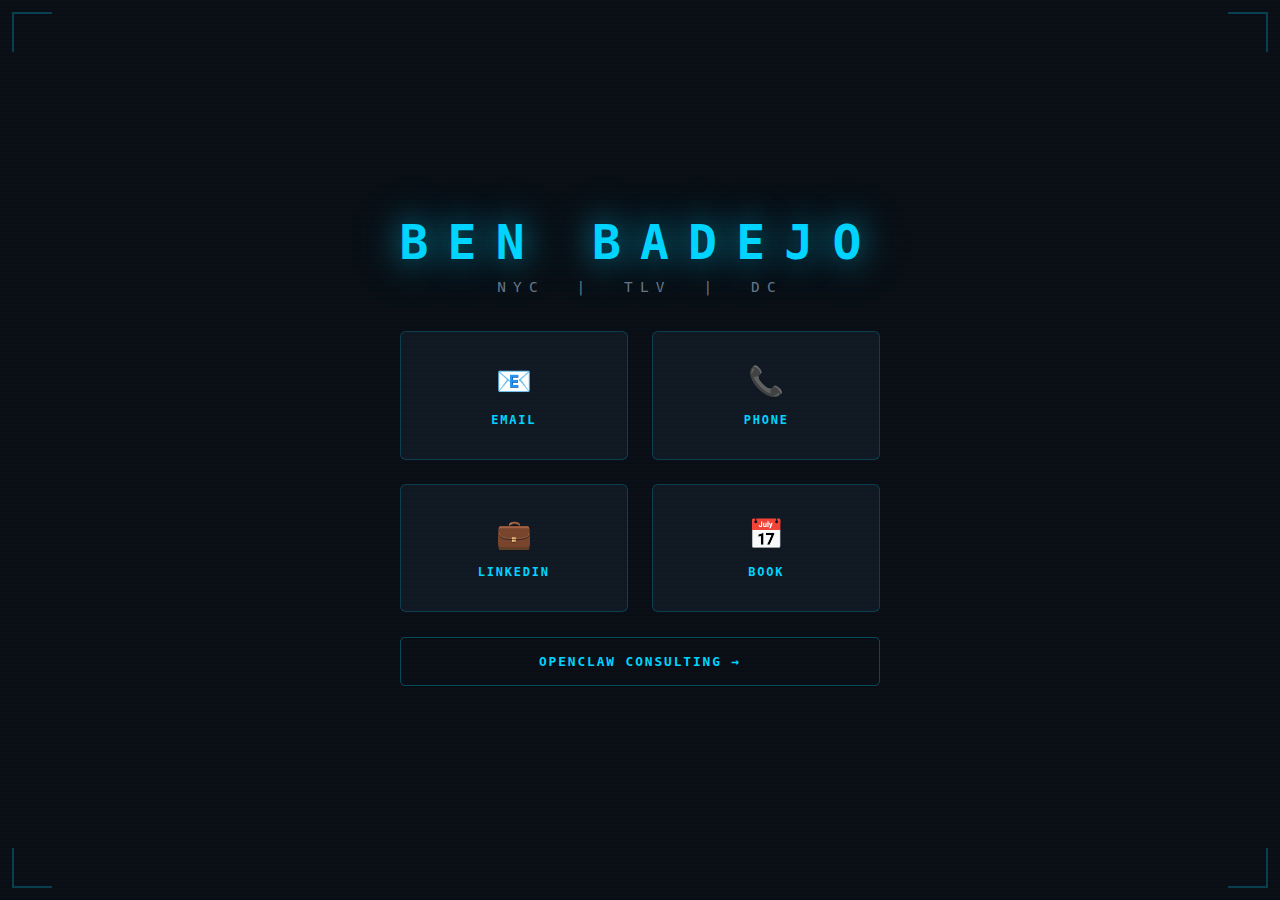
<file: index.html>
<!DOCTYPE html>
<html lang="en">
<head>
<meta charset="UTF-8">
<meta name="viewport" content="width=device-width, initial-scale=1.0">
<title>Ben Badejo</title>
<style>
:root {
  --bg: #0a0e14;
  --bg-card: #111822;
  --cyan: #00d4ff;
  --cyan-dim: rgba(0, 212, 255, 0.08);
  --cyan-glow: rgba(0, 212, 255, 0.6);
  --text: #c8d6e5;
  --text-dim: #667788;
  --font: 'SF Mono', 'Fira Code', 'Cascadia Code', 'Consolas', monospace;
}
*, *::before, *::after { box-sizing: border-box; margin: 0; padding: 0; }
body {
  background: var(--bg);
  color: var(--text);
  font-family: var(--font);
  min-height: 100vh;
  display: flex;
  flex-direction: column;
  align-items: center;
  justify-content: center;
  overflow: hidden;
  position: relative;
}
body::before {
  content: '';
  position: fixed;
  top: 0; left: 0; right: 0; bottom: 0;
  background: repeating-linear-gradient(
    0deg,
    transparent,
    transparent 2px,
    rgba(0, 212, 255, 0.015) 2px,
    rgba(0, 212, 255, 0.015) 4px
  );
  pointer-events: none;
  z-index: 1000;
}
.hud-frame { position: fixed; top: 0; left: 0; right: 0; bottom: 0; pointer-events: none; z-index: 999; }
.corner { position: absolute; width: 40px; height: 40px; border-color: rgba(0,212,255,0.25); border-style: solid; border-width: 0; }
.corner-tl { top: 12px; left: 12px; border-top-width: 2px; border-left-width: 2px; }
.corner-tr { top: 12px; right: 12px; border-top-width: 2px; border-right-width: 2px; }
.corner-bl { bottom: 12px; left: 12px; border-bottom-width: 2px; border-left-width: 2px; }
.corner-br { bottom: 12px; right: 12px; border-bottom-width: 2px; border-right-width: 2px; }
.content { text-align: center; z-index: 1; padding: 2em; }
.logo {
  font-size: 3em;
  font-weight: 700;
  color: var(--cyan);
  letter-spacing: 0.4em;
  text-shadow: 0 0 30px var(--cyan-glow), 0 0 60px rgba(0,212,255,0.3);
  margin-bottom: 0.2em;
}
.subtitle {
  font-size: 0.9em;
  color: var(--text-dim);
  letter-spacing: 0.5em;
  margin-bottom: 2.5em;
}
.grid {
  display: grid;
  grid-template-columns: repeat(2, 1fr);
  gap: 1.5em;
  max-width: 520px;
  width: 100%;
}
.card {
  background: var(--bg-card);
  border: 1px solid rgba(0,212,255,0.2);
  border-radius: 6px;
  padding: 2em 1em;
  text-decoration: none;
  color: var(--text);
  transition: all 0.3s ease;
  position: relative;
  overflow: hidden;
}
.card::before {
  content: '';
  position: absolute;
  top: 0; left: 0; right: 0;
  height: 2px;
  background: var(--cyan);
  opacity: 0;
  transition: opacity 0.3s ease;
}
.card:hover {
  border-color: rgba(0,212,255,0.5);
  box-shadow: 0 0 20px rgba(0,212,255,0.15), 0 0 40px rgba(0,212,255,0.05);
  transform: translateY(-2px);
}
.card:hover::before { opacity: 1; }
.card-icon { font-size: 1.8em; margin-bottom: 0.5em; display: block; }
.card-title {
  font-size: 0.75em;
  font-weight: 700;
  color: var(--cyan);
  letter-spacing: 0.15em;
}
.dash-link {
  display: block;
  width: 100%;
  max-width: 700px;
  margin-top: 2em;
  padding: 16px;
  background: transparent;
  border: 1px solid rgba(0,212,255,0.3);
  color: var(--cyan);
  font-family: var(--font);
  font-size: 0.8em;
  font-weight: 700;
  letter-spacing: 0.15em;
  text-decoration: none;
  text-align: center;
  border-radius: 5px;
  transition: all 0.3s ease;
}
.dash-link:hover {
  border-color: var(--cyan);
  box-shadow: 0 0 20px rgba(0,212,255,0.2), 0 0 40px rgba(0,212,255,0.1);
  transform: translateY(-1px);
  background: var(--cyan-dim);
}
@media (max-width: 600px) {
  .logo { font-size: 2em; }
  .grid { grid-template-columns: repeat(2, 1fr); max-width: 400px; }
}
</style>
</head>
<body>
<div class="hud-frame">
  <div class="corner corner-tl"></div>
  <div class="corner corner-tr"></div>
  <div class="corner corner-bl"></div>
  <div class="corner corner-br"></div>
</div>
<div class="content">
  <div class="logo">BEN BADEJO</div>
  <div class="subtitle">NYC &nbsp;|&nbsp; TLV &nbsp;|&nbsp; DC</div>
  <div class="grid">
    <a href="mailto:ben@benbadejo.com" class="card">
      <span class="card-icon">📧</span>
      <div class="card-title">EMAIL</div>
    </a>
    <a href="tel:+12122037591" class="card">
      <span class="card-icon">📞</span>
      <div class="card-title">PHONE</div>
    </a>
    <a href="https://www.linkedin.com/in/benjaminbadejo" target="_blank" class="card">
      <span class="card-icon">💼</span>
      <div class="card-title">LINKEDIN</div>
    </a>    
    <a href="https://benbadejo.youcanbook.me" target="_blank" class="card">
      <span class="card-icon">📅</span>
      <div class="card-title">BOOK</div>
    </a>
  </div>
  <a href="/openclaw/" class="dash-link">OPENCLAW CONSULTING →</a>
</div>
</body>
</html>
</file>
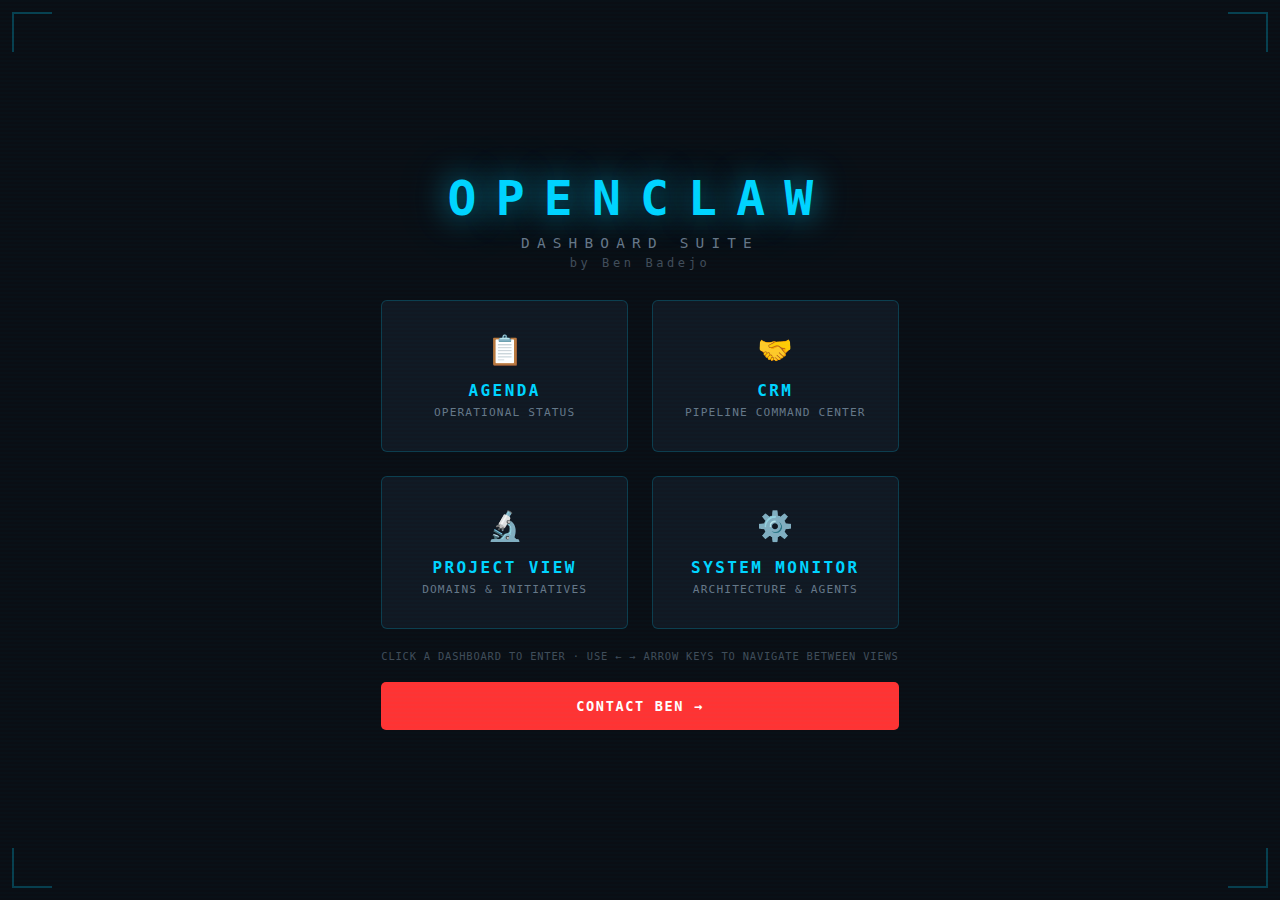
<file: openclaw/index.html>
<!DOCTYPE html>
<html lang="en">
<head>
<meta charset="UTF-8">
<meta name="viewport" content="width=device-width, initial-scale=1.0">
<title>OpenClaw — Dashboard Suite</title>
<style>
:root {
  --bg: #0a0e14;
  --bg-card: #111822;
  --cyan: #00d4ff;
  --cyan-dim: rgba(0, 212, 255, 0.08);
  --cyan-glow: rgba(0, 212, 255, 0.6);
  --text: #c8d6e5;
  --text-dim: #667788;
  --font: 'SF Mono', 'Fira Code', 'Cascadia Code', 'Consolas', monospace;
}
*, *::before, *::after { box-sizing: border-box; margin: 0; padding: 0; }
body {
  background: var(--bg);
  color: var(--text);
  font-family: var(--font);
  min-height: 100vh;
  display: flex;
  flex-direction: column;
  align-items: center;
  justify-content: center;
  overflow: hidden;
  position: relative;
}
/* Scanlines */
body::before {
  content: '';
  position: fixed;
  top: 0; left: 0; right: 0; bottom: 0;
  background: repeating-linear-gradient(
    0deg,
    transparent,
    transparent 2px,
    rgba(0, 212, 255, 0.015) 2px,
    rgba(0, 212, 255, 0.015) 4px
  );
  pointer-events: none;
  z-index: 1000;
}
/* HUD frame corners */
.hud-frame { position: fixed; top: 0; left: 0; right: 0; bottom: 0; pointer-events: none; z-index: 999; }
.corner { position: absolute; width: 40px; height: 40px; border-color: rgba(0,212,255,0.25); border-style: solid; border-width: 0; }
.corner-tl { top: 12px; left: 12px; border-top-width: 2px; border-left-width: 2px; }
.corner-tr { top: 12px; right: 12px; border-top-width: 2px; border-right-width: 2px; }
.corner-bl { bottom: 12px; left: 12px; border-bottom-width: 2px; border-left-width: 2px; }
.corner-br { bottom: 12px; right: 12px; border-bottom-width: 2px; border-right-width: 2px; }

.content { text-align: center; z-index: 1; padding: 2em; }
.logo {
  font-size: 3em;
  font-weight: 700;
  color: var(--cyan);
  letter-spacing: 0.4em;
  text-shadow: 0 0 30px var(--cyan-glow), 0 0 60px rgba(0,212,255,0.3);
  margin-bottom: 0.2em;
}
.subtitle {
  font-size: 0.9em;
  color: var(--text-dim);
  letter-spacing: 0.5em;
  margin-bottom: 0.3em;
}
.byline {
  font-size: 0.75em;
  color: var(--text-dim);
  letter-spacing: 0.3em;
  opacity: 0.6;
  margin-bottom: 2.5em;
}
.grid {
  display: grid;
  grid-template-columns: repeat(2, 1fr);
  gap: 1.5em;
  max-width: 700px;
  width: 100%;
}
.card {
  background: var(--bg-card);
  border: 1px solid rgba(0,212,255,0.2);
  border-radius: 6px;
  padding: 2em 1.5em;
  text-decoration: none;
  color: var(--text);
  transition: all 0.3s ease;
  position: relative;
  overflow: hidden;
}
.card::before {
  content: '';
  position: absolute;
  top: 0; left: 0; right: 0;
  height: 2px;
  background: var(--cyan);
  opacity: 0;
  transition: opacity 0.3s ease;
}
.card:hover {
  border-color: rgba(0,212,255,0.5);
  box-shadow: 0 0 20px rgba(0,212,255,0.15), 0 0 40px rgba(0,212,255,0.05);
  transform: translateY(-2px);
}
.card:hover::before { opacity: 1; }
.card-icon { font-size: 1.8em; margin-bottom: 0.5em; display: block; }
.card-title {
  font-size: 1em;
  font-weight: 700;
  color: var(--cyan);
  letter-spacing: 0.15em;
  margin-bottom: 0.4em;
}
.card-desc {
  font-size: 0.7em;
  color: var(--text-dim);
  letter-spacing: 0.1em;
}
.nav-hint {
  font-size: 0.65em;
  color: var(--text-dim);
  letter-spacing: 0.08em;
  margin-top: 2em;
  opacity: 0.6;
}
.contact-btn {
  display: block;
  width: 100%;
  max-width: 700px;
  margin-top: 1.5em;
  padding: 16px;
  background: #ff3333;
  color: #fff;
  font-family: var(--font);
  font-size: 0.85em;
  font-weight: 700;
  letter-spacing: 0.12em;
  text-decoration: none;
  text-align: center;
  border-radius: 5px;
  transition: all 0.3s ease;
}
.contact-btn:hover {
  background: #ff4444;
  box-shadow: 0 0 20px rgba(255,51,51,0.4), 0 0 40px rgba(255,51,51,0.2);
  transform: translateY(-1px);
}
@media (max-width: 600px) {
  .logo { font-size: 2em; }
  .grid { grid-template-columns: 1fr; max-width: 400px; }
}
</style>
</head>
<body>
<div class="hud-frame">
  <div class="corner corner-tl"></div>
  <div class="corner corner-tr"></div>
  <div class="corner corner-bl"></div>
  <div class="corner corner-br"></div>
</div>
<div class="content">
  <a href="/" style="text-decoration:none;color:var(--cyan)"><div class="logo">OPENCLAW</div></a>
  <div class="subtitle">DASHBOARD SUITE</div>
  <div class="byline">by Ben Badejo</div>
  <div class="grid">
    <a href="agenda/" class="card">
      <span class="card-icon">📋</span>
      <div class="card-title">AGENDA</div>
      <div class="card-desc">OPERATIONAL STATUS</div>
    </a>
    <a href="crm/" class="card">
      <span class="card-icon">🤝</span>
      <div class="card-title">CRM</div>
      <div class="card-desc">PIPELINE COMMAND CENTER</div>
    </a>
    <a href="project-view/" class="card">
      <span class="card-icon">🔬</span>
      <div class="card-title">PROJECT VIEW</div>
      <div class="card-desc">DOMAINS &amp; INITIATIVES</div>
    </a>
    <a href="system-monitor/" class="card">
      <span class="card-icon">⚙️</span>
      <div class="card-title">SYSTEM MONITOR</div>
      <div class="card-desc">ARCHITECTURE &amp; AGENTS</div>
    </a>
  </div>
  <div class="nav-hint">CLICK A DASHBOARD TO ENTER · USE ← → ARROW KEYS TO NAVIGATE BETWEEN VIEWS</div>
  <a href="mailto:ben@benbadejo.com" target="_blank" class="contact-btn">CONTACT BEN →</a>
</div>
<script>
document.addEventListener('keydown', function(e) {
  const cards = ['agenda/', 'crm/', 'project-view/', 'system-monitor/'];
  if (e.key === 'ArrowRight') window.location.href = cards[0];
  if (e.key === 'ArrowLeft') window.location.href = cards[cards.length - 1];
});
</script>
</body>
</html>
</file>
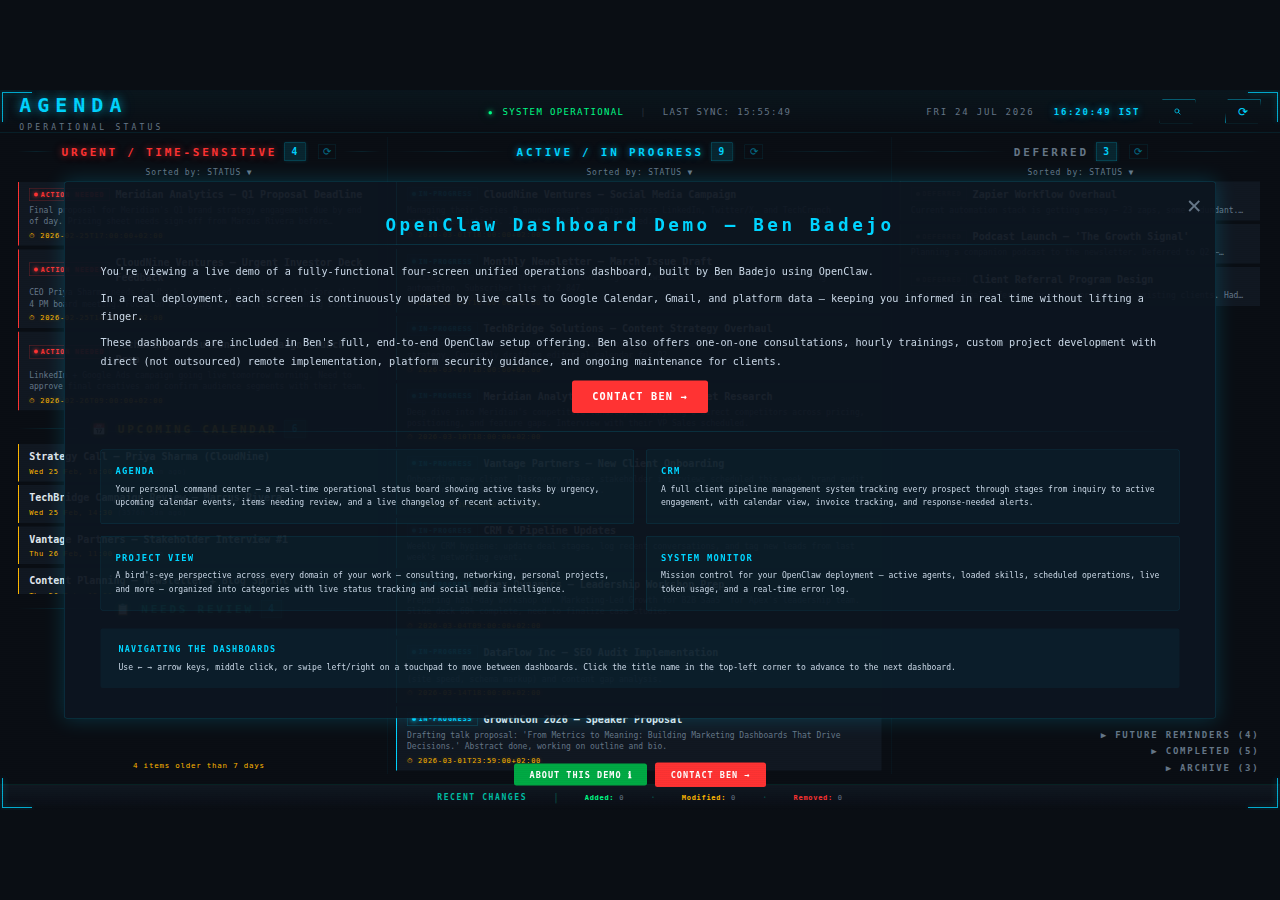
<file: openclaw/agenda/index.html>
<!DOCTYPE html>
<html lang="en">
<head>
<meta charset="UTF-8">
<meta name="viewport" content="width=2560">
<title>Dashboard Demo - Agenda</title>
<link rel="preconnect" href="https://fonts.googleapis.com"><link rel="preconnect" href="https://fonts.gstatic.com" crossorigin><link href="https://fonts.googleapis.com/css2?family=JetBrains+Mono:wght@300;400;500;600;700&display=swap" rel="stylesheet">
<style>
html, body { margin: 0; padding: 0; overflow: hidden; width: 100%; height: 100%; background: #0a0e14; }
iframe { border: none; width: 2560px; height: 1440px; transform-origin: top left; display: block; position: absolute; }
</style>
</head>
<body>
<iframe id="dash" src="dashboard.html"></iframe>
<script>
(function() {
  function fit() {
    var sx = window.innerWidth / 2560;
    var sy = window.innerHeight / 1440;
    var s = Math.min(sx, sy);
    var f = document.getElementById('dash');
    f.style.transform = 'scale(' + s + ')';
    f.style.left = ((window.innerWidth - 2560 * s) / 2) + 'px';
    f.style.top = ((window.innerHeight - 1440 * s) / 2) + 'px';
  }
  fit();
  window.addEventListener('resize', fit);
})();
</script>

</body>
</html>
</file>
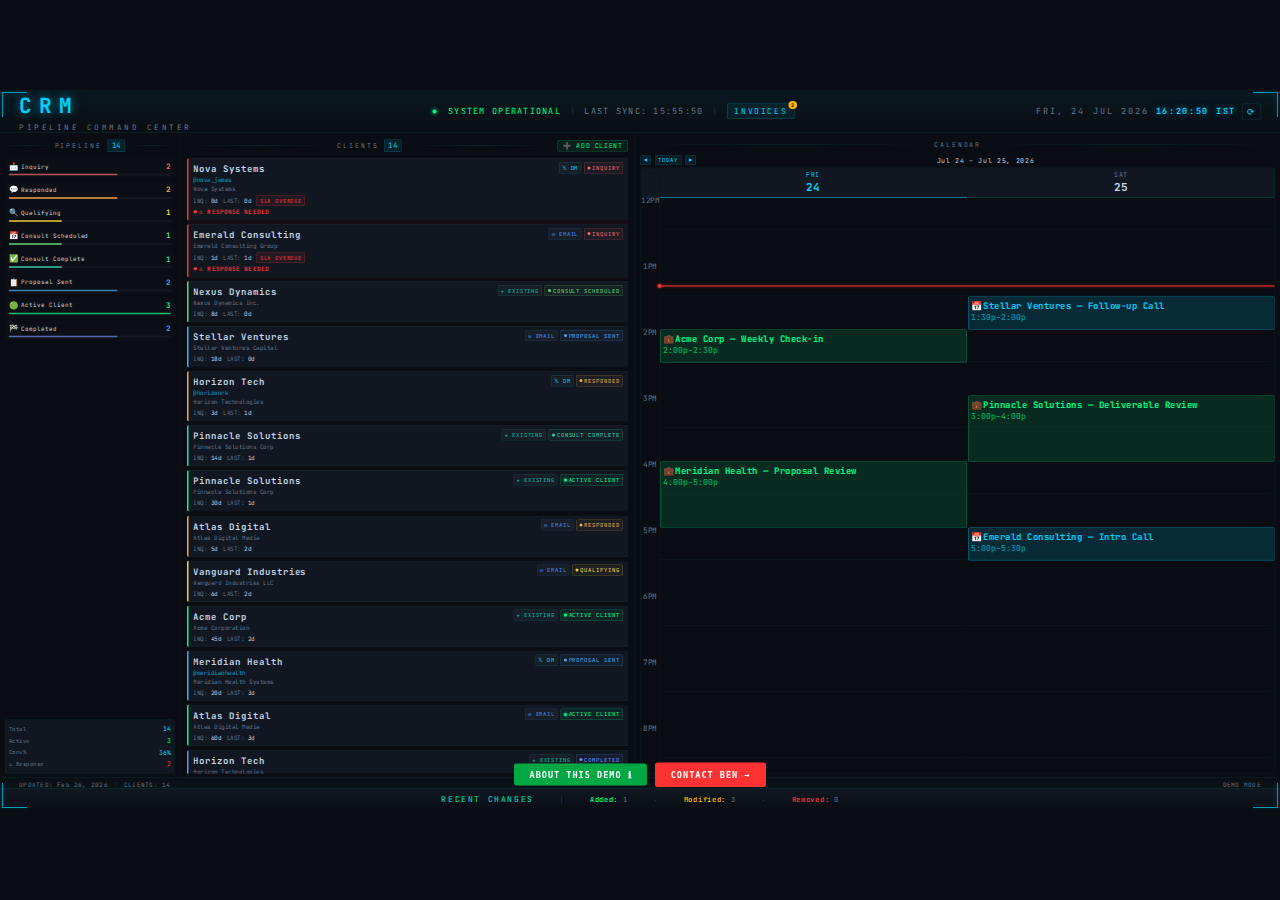
<file: openclaw/crm/index.html>
<!DOCTYPE html>
<html lang="en">
<head>
<meta charset="UTF-8">
<meta name="viewport" content="width=2560">
<title>Dashboard Demo - CRM</title>
<link rel="preconnect" href="https://fonts.googleapis.com"><link rel="preconnect" href="https://fonts.gstatic.com" crossorigin><link href="https://fonts.googleapis.com/css2?family=JetBrains+Mono:wght@300;400;500;600;700&display=swap" rel="stylesheet">
<style>
html, body { margin: 0; padding: 0; overflow: hidden; width: 100%; height: 100%; background: #0a0e14; }
iframe { border: none; width: 2560px; height: 1440px; transform-origin: top left; display: block; position: absolute; }
</style>
</head>
<body>
<iframe id="dash" src="dashboard.html"></iframe>
<script>
(function() {
  function fit() {
    var sx = window.innerWidth / 2560;
    var sy = window.innerHeight / 1440;
    var s = Math.min(sx, sy);
    var f = document.getElementById('dash');
    f.style.transform = 'scale(' + s + ')';
    f.style.left = ((window.innerWidth - 2560 * s) / 2) + 'px';
    f.style.top = ((window.innerHeight - 1440 * s) / 2) + 'px';
  }
  fit();
  window.addEventListener('resize', fit);
})();
</script>

</body>
</html>
</file>
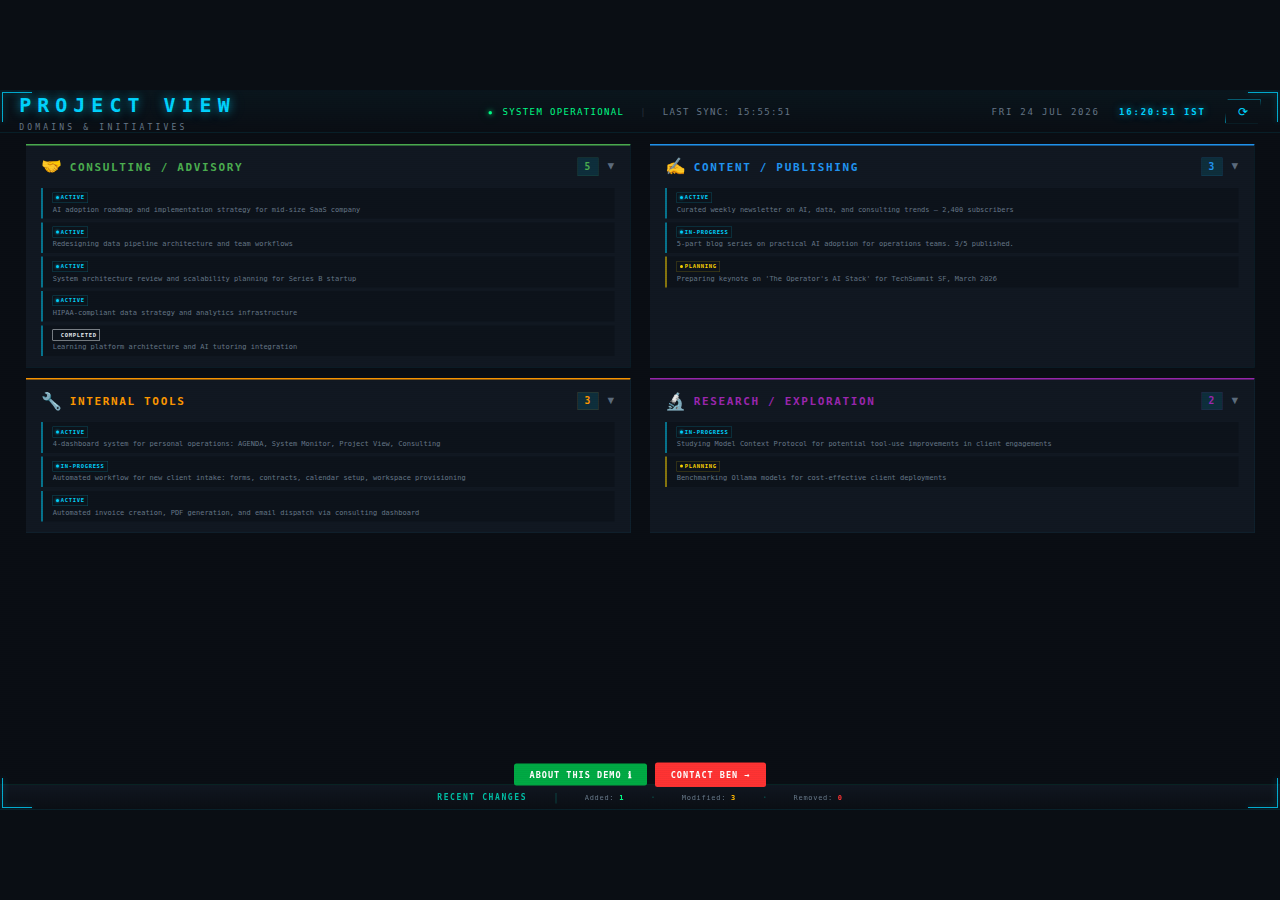
<file: openclaw/project-view/index.html>
<!DOCTYPE html>
<html lang="en">
<head>
<meta charset="UTF-8">
<meta name="viewport" content="width=2560">
<title>Dashboard Demo - Project View</title>
<link rel="preconnect" href="https://fonts.googleapis.com"><link rel="preconnect" href="https://fonts.gstatic.com" crossorigin><link href="https://fonts.googleapis.com/css2?family=JetBrains+Mono:wght@300;400;500;600;700&display=swap" rel="stylesheet">
<style>
html, body { margin: 0; padding: 0; overflow: hidden; width: 100%; height: 100%; background: #0a0e14; }
iframe { border: none; width: 2560px; height: 1440px; transform-origin: top left; display: block; position: absolute; }
</style>
</head>
<body>
<iframe id="dash" src="dashboard.html"></iframe>
<script>
(function() {
  function fit() {
    var sx = window.innerWidth / 2560;
    var sy = window.innerHeight / 1440;
    var s = Math.min(sx, sy);
    var f = document.getElementById('dash');
    f.style.transform = 'scale(' + s + ')';
    f.style.left = ((window.innerWidth - 2560 * s) / 2) + 'px';
    f.style.top = ((window.innerHeight - 1440 * s) / 2) + 'px';
  }
  fit();
  window.addEventListener('resize', fit);
})();
</script>

</body>
</html>
</file>
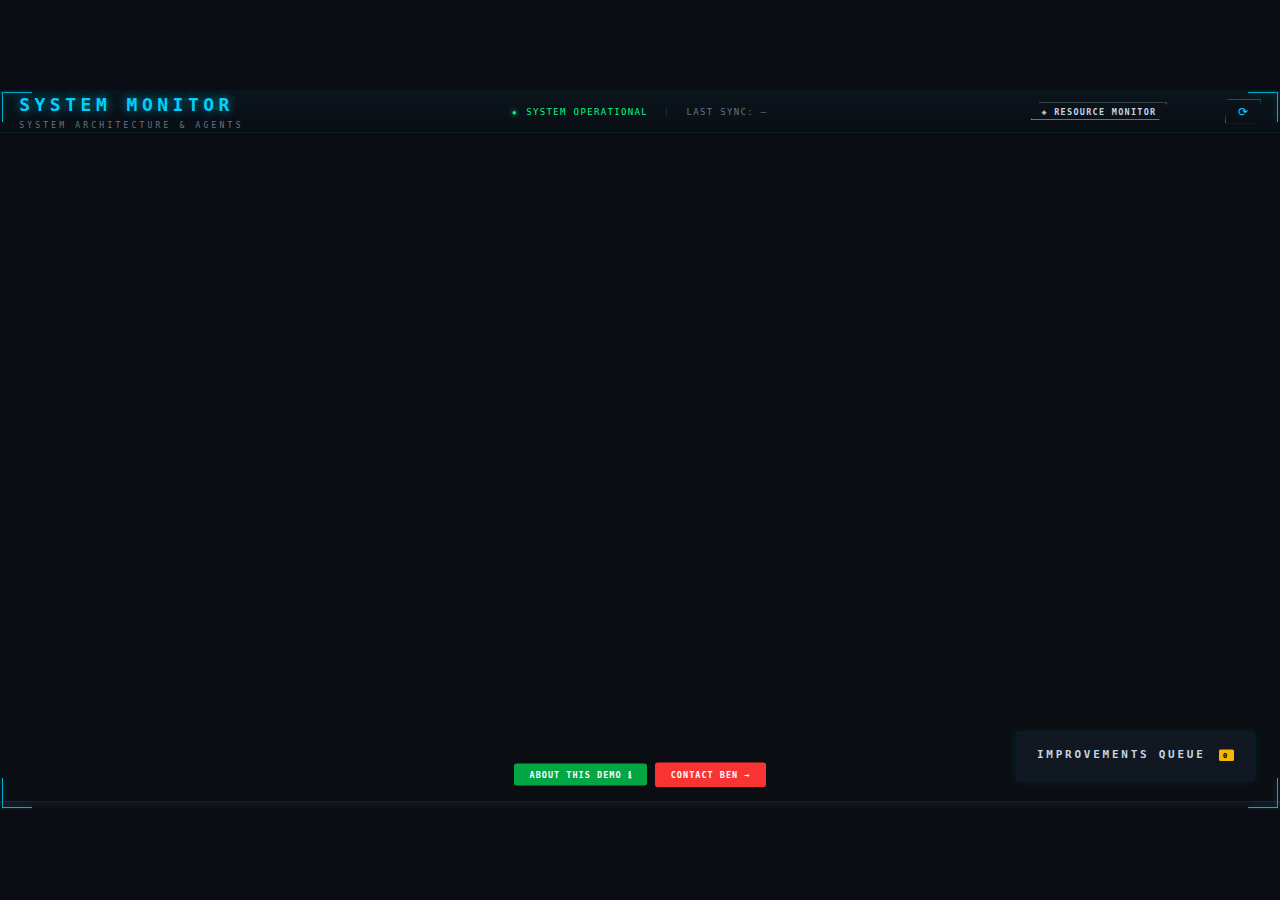
<file: openclaw/system-monitor/index.html>
<!DOCTYPE html>
<html lang="en">
<head>
<meta charset="UTF-8">
<meta name="viewport" content="width=2560">
<title>Dashboard Demo - System Monitor</title>
<link rel="preconnect" href="https://fonts.googleapis.com"><link rel="preconnect" href="https://fonts.gstatic.com" crossorigin><link href="https://fonts.googleapis.com/css2?family=JetBrains+Mono:wght@300;400;500;600;700&display=swap" rel="stylesheet">
<style>
html, body { margin: 0; padding: 0; overflow: hidden; width: 100%; height: 100%; background: #0a0e14; }
iframe { border: none; width: 2560px; height: 1440px; transform-origin: top left; display: block; position: absolute; }
</style>
</head>
<body>
<iframe id="dash" src="dashboard.html"></iframe>
<script>
(function() {
  function fit() {
    var sx = window.innerWidth / 2560;
    var sy = window.innerHeight / 1440;
    var s = Math.min(sx, sy);
    var f = document.getElementById('dash');
    f.style.transform = 'scale(' + s + ')';
    f.style.left = ((window.innerWidth - 2560 * s) / 2) + 'px';
    f.style.top = ((window.innerHeight - 1440 * s) / 2) + 'px';
  }
  fit();
  window.addEventListener('resize', fit);
})();
</script>

</body>
</html>
</file>
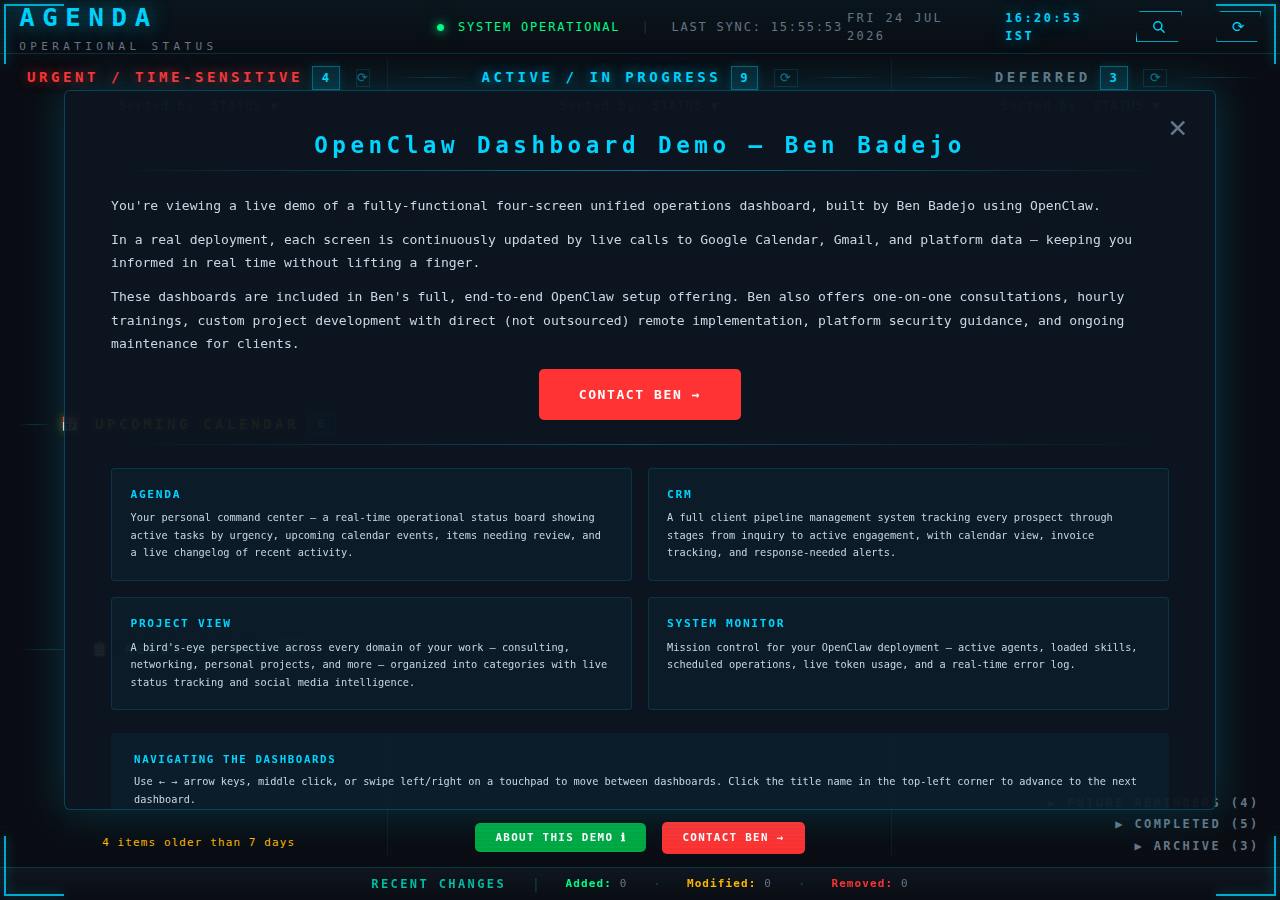
<file: openclaw/agenda/dashboard.html>
<!DOCTYPE html>
<html lang="en">
<head>
<meta charset="UTF-8">
<meta name="viewport" content="width=2560,initial-scale=1">
<title>Dashboard Demo - Agenda</title>
<link rel="stylesheet" href="style.css">
<link rel="preconnect" href="https://fonts.googleapis.com"><link rel="preconnect" href="https://fonts.gstatic.com" crossorigin><link href="https://fonts.googleapis.com/css2?family=JetBrains+Mono:wght@300;400;500;600;700</head>display=swap" rel="stylesheet"></head>
<body>
<div class="scanlines"></div>
<div class="hud-frame">
  <div class="corner tl"></div>
  <div class="corner tr"></div>
  <div class="corner bl"></div>
  <div class="corner br"></div>
</div>

<!-- WELCOME OVERLAY -->
<div id="welcomeOverlay" style="position:fixed;inset:0;background:rgba(0,0,0,0);z-index:9999;display:flex;align-items:center;justify-content:center;font-family:'SF Mono','Fira Code','Cascadia Code','Consolas',monospace;">
  <div style="background:rgba(13,21,32,0.95);border:1px solid rgba(0,212,255,0.25);box-shadow:0 0 40px rgba(0,212,255,0.2);max-width:90vw;min-width:700px;max-height:80vh;overflow-y:auto;padding:2.5em 3em;position:relative;border-radius:6px;">
    <!-- Close button -->
    <button onclick="document.getElementById('welcomeOverlay').style.display='none'" style="position:absolute;top:14px;right:18px;background:none;border:none;color:#667788;font-size:2em;cursor:pointer;font-family:inherit;line-height:1;padding:6px 10px;z-index:10;" onmouseover="this.style.color='#00d4ff'" onmouseout="this.style.color='#667788'">✕</button>

    <!-- Title -->
    <div style="text-align:center;margin-bottom:1.5em;">
      <div style="font-size:1.47em;color:#00d4ff;letter-spacing:0.2em;font-weight:bold;margin-bottom:0.3em;">OpenClaw Dashboard Demo — Ben Badejo</div>
      <div style="width:100%;height:1px;background:linear-gradient(90deg,transparent,rgba(0,212,255,0.5),transparent);"></div>
    </div>

    <!-- Intro + YCBM button -->
    <div style="color:#c8d6e5;font-size:0.85em;line-height:1.8;margin-bottom:1.2em;">
      <p style="margin-bottom:0.8em;">You're viewing a live demo of a fully-functional four-screen unified operations dashboard, built by Ben Badejo using OpenClaw.</p>
      <p style="margin-bottom:0.8em;">In a real deployment, each screen is continuously updated by live calls to Google Calendar, Gmail, and platform data — keeping you informed in real time without lifting a finger.</p>
      <p style="margin-bottom:1em;">These dashboards are included in Ben's full, end-to-end OpenClaw setup offering. Ben also offers one-on-one consultations, hourly trainings, custom project development with direct (not outsourced) remote implementation, platform security guidance, and ongoing maintenance for clients.</p>
      <div style="text-align:center;">
        <a href="mailto:ben@benbadejo.com" target="_blank" style="display:inline-block;background:#ff3333;color:#fff;font-weight:bold;font-family:inherit;font-size:1em;letter-spacing:0.12em;padding:14px 40px;border-radius:5px;text-decoration:none;cursor:pointer;transition:all 0.2s;" onmouseover="this.style.background='#ff5555';this.style.boxShadow='0 0 20px rgba(255,51,51,0.5)'" onmouseout="this.style.background='#ff3333';this.style.boxShadow='none'">CONTACT BEN →</a>
      </div>
    </div>

    <!-- Separator -->
    <div style="height:1px;background:linear-gradient(90deg,transparent,rgba(0,212,255,0.3),transparent);margin:1.5em 0;"></div>

    <!-- 2x2 Dashboard description grid -->
    <div style="display:grid;grid-template-columns:1fr 1fr;gap:1em;">
      <div style="background:rgba(0,212,255,0.04);border:1px solid rgba(0,212,255,0.15);border-radius:4px;padding:1.2em;">
        <div style="font-size:0.73em;color:#00d4ff;letter-spacing:0.15em;font-weight:bold;margin-bottom:0.5em;">AGENDA</div>
        <div style="color:#c8d6e5;font-size:0.67em;line-height:1.7;">Your personal command center — a real-time operational status board showing active tasks by urgency, upcoming calendar events, items needing review, and a live changelog of recent activity.</div>
      </div>
      <div style="background:rgba(0,212,255,0.04);border:1px solid rgba(0,212,255,0.15);border-radius:4px;padding:1.2em;">
        <div style="font-size:0.73em;color:#00d4ff;letter-spacing:0.15em;font-weight:bold;margin-bottom:0.5em;">CRM</div>
        <div style="color:#c8d6e5;font-size:0.67em;line-height:1.7;">A full client pipeline management system tracking every prospect through stages from inquiry to active engagement, with calendar view, invoice tracking, and response-needed alerts.</div>
      </div>
      <div style="background:rgba(0,212,255,0.04);border:1px solid rgba(0,212,255,0.15);border-radius:4px;padding:1.2em;">
        <div style="font-size:0.73em;color:#00d4ff;letter-spacing:0.15em;font-weight:bold;margin-bottom:0.5em;">PROJECT VIEW</div>
        <div style="color:#c8d6e5;font-size:0.67em;line-height:1.7;">A bird's-eye perspective across every domain of your work — consulting, networking, personal projects, and more — organized into categories with live status tracking and social media intelligence.</div>
      </div>
      <div style="background:rgba(0,212,255,0.04);border:1px solid rgba(0,212,255,0.15);border-radius:4px;padding:1.2em;">
        <div style="font-size:0.73em;color:#00d4ff;letter-spacing:0.15em;font-weight:bold;margin-bottom:0.5em;">SYSTEM MONITOR</div>
        <div style="color:#c8d6e5;font-size:0.67em;line-height:1.7;">Mission control for your OpenClaw deployment — active agents, loaded skills, scheduled operations, live token usage, and a real-time error log.</div>
      </div>
    </div>

    <!-- Navigation section -->
    <div style="background:rgba(0,212,255,0.05);border-radius:4px;padding:1.2em 1.5em;margin-top:1.5em;">
      <div style="font-size:0.7em;color:#00d4ff;letter-spacing:0.15em;font-weight:bold;margin-bottom:0.5em;">NAVIGATING THE DASHBOARDS</div>
      <div style="color:#c8d6e5;font-size:0.67em;line-height:1.7;">Use ← → arrow keys, middle click, or swipe left/right on a touchpad to move between dashboards. Click the title name in the top-left corner to advance to the next dashboard.</div>
    </div>
  </div>
</div>

<header class="top-bar">
  <div class="top-left">
    <a href="../crm/" class="title title-link" target="_parent">AGENDA</a>
    <div class="subtitle">OPERATIONAL STATUS</div>
  </div>
  <div class="top-center">
    <span class="system-status"><span class="pulse-dot green"></span> SYSTEM OPERATIONAL</span>
    <span class="sep">|</span>
    <span class="last-refresh">LAST SYNC: <span id="lastRefresh">—</span></span>
  </div>
  <div class="top-right">
    <div class="date" id="dateDisplay"></div>
    <div class="clock" id="clockDisplay"></div>
    <div class="search-container" id="searchContainer">
      <button class="search-toggle" id="searchToggle" title="Search (/)"><svg width="14" height="14" viewBox="0 0 24 24" fill="none" stroke="currentColor" stroke-width="2.5" stroke-linecap="round" stroke-linejoin="round"><circle cx="10" cy="10" r="7"/><line x1="15" y1="15" x2="21" y2="21"/></svg></button>
      <input type="text" class="search-input" id="searchInput" placeholder="SEARCH..." autocomplete="off">
    </div>
    <button class="refresh-btn" id="refreshAll" title="REFRESH ALL">⟳</button>
  </div>
</header>

<main class="grid">
  <section class="column col-left">
    <div id="col-urgent">
      <div class="section-header urgent-header">
        <span class="header-line"></span>
        <span class="header-text">URGENT / TIME-SENSITIVE</span>
        <span class="item-count" id="count-urgent">0</span>
        <button class="cat-refresh" data-cat="urgent" title="Refresh">⟳</button>
        <span class="header-line"></span>
      </div>
      <div class="sort-control" id="sortControlUrgent">Sorted by: <span id="sortLabelUrgent">STATUS</span> ▼</div>
      <div class="card-list" id="list-urgent"></div>
    </div>
    <div id="col-calendar">
      <div class="section-header calendar-header">
        <span class="header-line"></span>
        <span class="header-text">📅 UPCOMING CALENDAR</span>
        <span class="item-count" id="count-calendar">0</span>
        <span class="header-line"></span>
      </div>
      <div class="card-list" id="list-calendar"></div>
    </div>
    <div id="col-needs-review">
      <div class="section-header needs-review-header">
        <span class="header-line"></span>
        <span class="header-text">📋 NEEDS REVIEW</span>
        <span class="item-count" id="count-needs-review">0</span>
        <span class="header-line"></span>
      </div>
      <div class="card-list" id="list-needs-review"></div>
    </div>
  </section>

  <section class="column col-center">
    <div id="col-active">
      <div class="section-header active-header">
        <span class="header-line"></span>
        <span class="header-text">ACTIVE / IN PROGRESS</span>
        <span class="item-count" id="count-active">0</span>
        <button class="cat-refresh" data-cat="active" title="Refresh">⟳</button>
        <span class="header-line"></span>
      </div>
      <div class="sort-control" id="sortControl">Sorted by: <span id="sortLabel">STATUS</span> ▼</div>
      <div class="card-list" id="list-active"></div>
    </div>
  </section>

  <section class="column col-right">
    <div id="col-deferred">
      <div class="section-header deferred-header">
        <span class="header-line"></span>
        <span class="header-text">DEFERRED</span>
        <span class="item-count" id="count-deferred">0</span>
        <button class="cat-refresh" data-cat="deferred" title="Refresh">⟳</button>
        <span class="header-line"></span>
      </div>
      <div class="sort-control" id="sortControlDeferred">Sorted by: <span id="sortLabelDeferred">STATUS</span> ▼</div>
      <div class="card-list" id="list-deferred"></div>
      <div id="reminders-toggle" class="reminders-toggle"></div>
      <div id="list-reminders" class="reminders-list"></div>
      <div id="completed-toggle" class="completed-toggle"></div>
      <div id="list-completed" class="completed-list"></div>
      <div id="archived-toggle" class="archived-toggle"></div>
      <div id="list-archived" class="archived-list"></div>
    </div>
  </section>
</main>

<!-- POPUP OVERLAY -->
<div class="popup-overlay" id="popupOverlay">
  <div class="popup-modal" id="popupModal"></div>
</div>

<!-- CTA Buttons -->
<div id="ctaButtons" style="position:fixed;bottom:36px;left:0;right:0;display:flex;justify-content:center;align-items:center;gap:16px;padding:10px 0;z-index:500;pointer-events:none;">
  <button onclick="document.getElementById('welcomeOverlay').style.display='flex'" style="pointer-events:auto;background:#00aa44;color:#fff;font-weight:bold;font-family:'SF Mono','Fira Code','Cascadia Code','Consolas',monospace;font-size:clamp(10px, 0.85vw, 17px);letter-spacing:0.12em;padding:clamp(8px, 0.6vw, 12px) clamp(20px, 1.5vw, 31px);border-radius:5px;border:none;cursor:pointer;transition:all 0.2s;white-space:nowrap;" onmouseover="this.style.background='#22c55e';this.style.boxShadow='0 0 16px rgba(34,197,94,0.5)'" onmouseout="this.style.background='#00aa44';this.style.boxShadow='none'">ABOUT THIS DEMO ℹ</button>
  <a href="mailto:ben@benbadejo.com" target="_blank" style="pointer-events:auto;background:#ff3333;color:#fff;font-weight:bold;font-family:'SF Mono','Fira Code','Cascadia Code','Consolas',monospace;font-size:clamp(10px, 0.85vw, 17px);letter-spacing:0.12em;padding:clamp(8px, 0.6vw, 12px) clamp(20px, 1.5vw, 31px);border-radius:5px;text-decoration:none;cursor:pointer;transition:all 0.2s;white-space:nowrap;" onmouseover="this.style.background='#ff5555';this.style.boxShadow='0 0 16px rgba(255,51,51,0.5)'" onmouseout="this.style.background='#ff3333';this.style.boxShadow='none'">CONTACT BEN →</a>
</div>

<!-- RECENT CHANGES FOOTER BAR -->
<footer class="changelog-bar" id="changelogBar" style="display:flex;align-items:center;">
</footer>

<script>document.getElementById('welcomeOverlay').addEventListener('click',function(e){if(e.target===this)this.style.display='none';});</script>
<script src="app.js"></script>
<script>
document.addEventListener('click', function(e) {
  var detail = document.getElementById('changelogDetail');
  var bar = document.getElementById('changelogBar');
  var cta = document.getElementById('ctaButtons');
  if (detail && detail.classList.contains('expanded') && !detail.contains(e.target) && !bar.contains(e.target) && (!cta || !cta.contains(e.target))) {
    detail.classList.remove('expanded');
  }
});
</script>

<script>
(function(){
  var DASHBOARDS = ['../agenda/', '../crm/', '../project-view/', '../system-monitor/'];
  var ci = 0;
  var nav = function(url) { (window.parent || window).location.href = url; };
  document.addEventListener('keydown', function(e) {
    if (e.key === 'ArrowRight') nav(DASHBOARDS[(ci + 1) % DASHBOARDS.length]);
    else if (e.key === 'ArrowLeft') nav(DASHBOARDS[(ci - 1 + DASHBOARDS.length) % DASHBOARDS.length]);
  });
  var sx=0, sy=0, swipeAccumX=0, swipeFired=false, SWIPE_THRESHOLD=80;
  document.addEventListener('touchstart', function(e){ sx=e.touches[0].clientX; sy=e.touches[0].clientY; swipeAccumX=0; swipeFired=false; });
  document.addEventListener('touchmove', function(e){
    if(swipeFired) return;
    swipeAccumX = sx - e.touches[0].clientX;
    if(swipeAccumX > SWIPE_THRESHOLD){ swipeFired=true; nav(DASHBOARDS[(ci+1)%DASHBOARDS.length]); }
    else if(swipeAccumX < -SWIPE_THRESHOLD){ swipeFired=true; nav(DASHBOARDS[(ci-1+DASHBOARDS.length)%DASHBOARDS.length]); }
  });
  document.addEventListener('mousedown', function(e){ if(e.button===1){ e.preventDefault(); nav(DASHBOARDS[(ci+1)%DASHBOARDS.length]); }});
  var lastWheelTime=0;
  document.addEventListener('wheel', function(e){
    if(Math.abs(e.deltaX) > Math.abs(e.deltaY) && Date.now()-lastWheelTime>500){
      lastWheelTime=Date.now();
      var dx=e.deltaX;
      if(dx<0) nav(DASHBOARDS[(ci+1)%DASHBOARDS.length]);
      else nav(DASHBOARDS[(ci-1+DASHBOARDS.length)%DASHBOARDS.length]);
    }
  });
})();
</script>
</body>
</html>
</file>
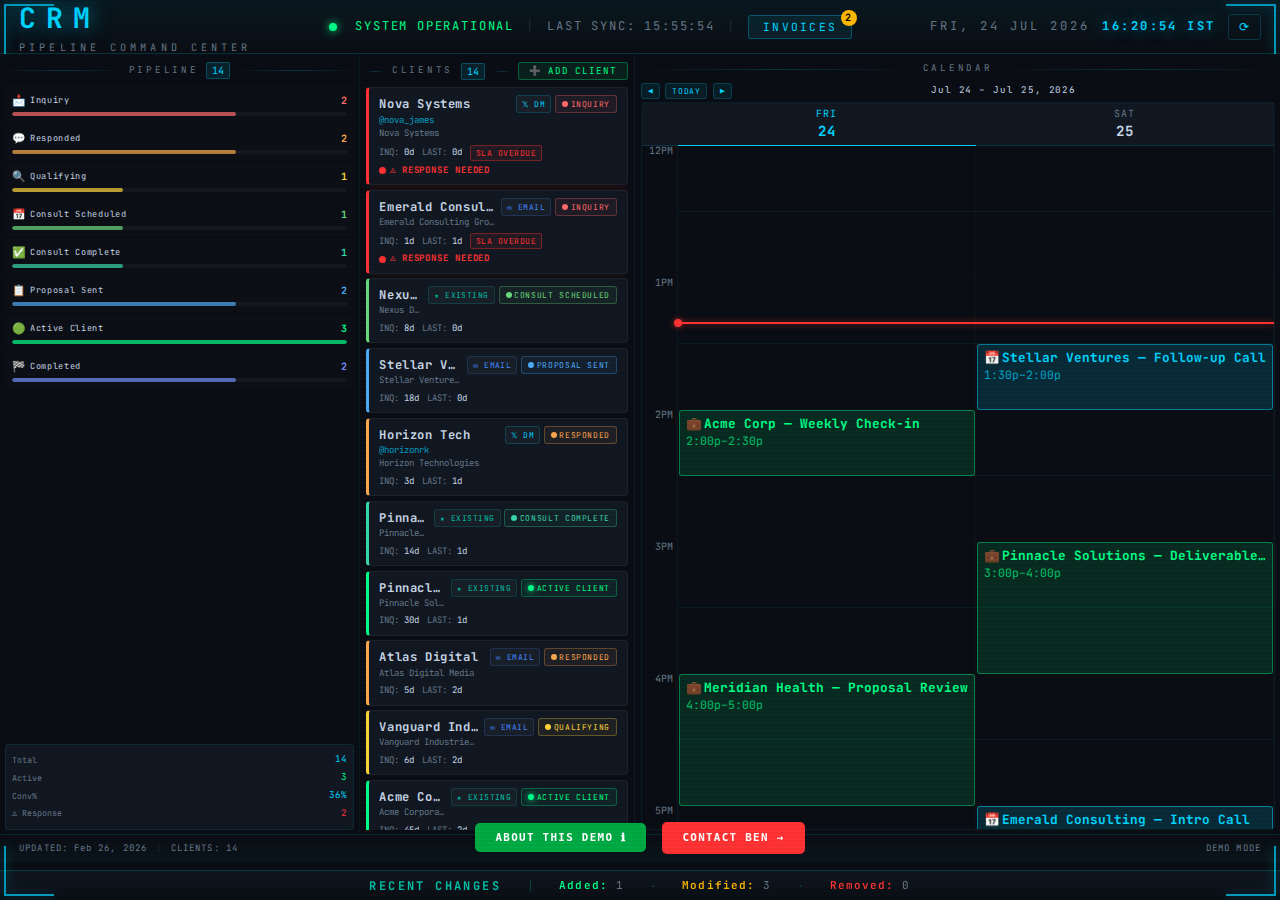
<file: openclaw/crm/dashboard.html>
<!DOCTYPE html>
<html lang="en">
<head>
<meta charset="UTF-8">
<meta name="viewport" content="width=device-width, initial-scale=1">
<title>Dashboard Demo - CRM</title>
<style>
/* ============================================================
   CRM PIPELINE DASHBOARD — Demo Version
   Two-column: Client Pipeline (65-70%) | Calendar Sidebar (30-35%)
   ============================================================ */

:root {
  --bg: #0a0e14;
  --bg-card: #111822;
  --cyan: #00d4ff;
  --cyan-dim: rgba(0, 212, 255, 0.08);
  --cyan-glow: rgba(0, 212, 255, 0.6);
  --red: #ff3333;
  --red-glow: rgba(255, 51, 51, 0.6);
  --amber: #ffb800;
  --green: #00ff88;
  --teal: #00bfa5;
  --blue: #4488ff;
  --gray: #555;
  --gray-dim: #333;
  --text: #c8d6e5;
  --text-dim: #667788;
  --font: 'JetBrains Mono', 'SF Mono', 'Fira Code', 'Cascadia Code', 'Consolas', monospace;

  --stage-inquiry: #ff6b6b;
  --stage-responded: #ffa94d;
  --stage-qualifying: #ffd43b;
  --stage-consultation-scheduled: #69db7c;
  --stage-consultation-complete: #38d9a9;
  --stage-proposal-sent: #4dabf7;
  --stage-active: #00ff88;
  --stage-completed: #748ffc;
  --stage-lost: #868e96;
}

*, *::before, *::after { box-sizing: border-box; margin: 0; padding: 0; }

html, body {
  width: 100%; height: 100vh;
  overflow: hidden;
  background: var(--bg);
  color: var(--text);
  font-family: var(--font);
  font-size: clamp(11px, 1vw, 18px);
  line-height: 1.5;
}
body { display: flex; flex-direction: column; }

::-webkit-scrollbar { width: 3px; height: 3px; }
::-webkit-scrollbar-track { background: transparent; }
::-webkit-scrollbar-thumb { background: rgba(0, 212, 255, 0.3); border-radius: 2px; }
::-webkit-scrollbar-thumb:hover { background: rgba(0, 212, 255, 0.6); }

.scanlines {
  position: fixed; inset: 0; z-index: 9999; pointer-events: none;
  background: repeating-linear-gradient(0deg, transparent, transparent 2px, rgba(0,0,0,0.03) 2px, rgba(0,0,0,0.03) 4px);
}

.hud-frame { position: fixed; inset: 0; z-index: 100; pointer-events: none; }
.corner {
  position: absolute; width: 50px; height: 50px;
  border-color: var(--cyan); border-style: solid; border-width: 0;
  opacity: 0.7; filter: drop-shadow(0 0 6px var(--cyan-glow));
  animation: cornerPulse 3s ease-in-out infinite;
}
.corner.tl { top: 4px; left: 4px; border-top-width: 2px; border-left-width: 2px; }
.corner.tr { top: 4px; right: 4px; border-top-width: 2px; border-right-width: 2px; }
.corner.bl { bottom: 4px; left: 4px; border-bottom-width: 2px; border-left-width: 2px; }
.corner.br { bottom: 4px; right: 4px; border-bottom-width: 2px; border-right-width: 2px; }

@keyframes cornerPulse {
  0%, 100% { opacity: 0.4; filter: drop-shadow(0 0 4px var(--cyan-glow)); }
  50% { opacity: 0.9; filter: drop-shadow(0 0 14px var(--cyan-glow)); }
}

/* === Top Bar === */
.top-bar {
  display: flex; align-items: center; justify-content: space-between;
  padding: 0 1.5vw;
  border-bottom: 1px solid rgba(0, 212, 255, 0.15);
  background: linear-gradient(180deg, rgba(0, 212, 255, 0.05) 0%, transparent 100%);
  height: 6vh; min-height: 40px; flex-shrink: 0;
}
.top-left { display: flex; flex-direction: column; justify-content: center; }
.title {
  font-size: clamp(20px, 2.2vw, 42px); font-weight: 700;
  letter-spacing: 0.35em; text-transform: uppercase;
  color: var(--cyan); text-shadow: 0 0 20px var(--cyan-glow), 0 0 40px rgba(0,212,255,0.2);
  text-decoration: none; cursor: pointer; transition: all 0.3s;
}
.title-link { text-decoration: none; color: var(--cyan); }
.title-link:hover { text-shadow: 0 0 30px var(--cyan-glow), 0 0 60px rgba(0,212,255,0.4); filter: brightness(1.3); }
.nav-arrow { opacity: 0; transition: opacity 0.3s; font-size: 0.7em; color: var(--cyan); }
.title-link:hover .nav-arrow { opacity: 0.6; }
.subtitle {
  font-size: clamp(10px, 0.8vw, 15px); letter-spacing: 0.4em;
  color: var(--text-dim); margin-top: 1px;
}
.top-center {
  display: flex; align-items: center; gap: 1em;
  font-size: clamp(11px, 0.95vw, 17px); letter-spacing: 0.15em; color: var(--text-dim);
}
.sep { opacity: 0.25; }
.status-dot {
  display: inline-block; width: 8px; height: 8px; border-radius: 50%;
  background: var(--green); box-shadow: 0 0 8px var(--green);
  animation: pulse-green 2s ease-in-out infinite; margin-right: 6px;
}
.status-text { color: var(--green); }
@keyframes pulse-green {
  0%, 100% { box-shadow: 0 0 4px var(--green); }
  50% { box-shadow: 0 0 12px var(--green), 0 0 24px rgba(0,255,136,0.3); }
}
.top-right { display: flex; flex-direction: row; align-items: center; gap: 12px; }
.clock {
  font-size: clamp(11px, 0.95vw, 17px); font-weight: 700;
  letter-spacing: 0.2em; color: var(--cyan);
  text-shadow: 0 0 15px var(--cyan-glow), 0 0 30px rgba(0,212,255,0.2);
}
.datedisp { font-size: clamp(11px, 0.95vw, 17px); letter-spacing: 0.25em; color: var(--text-dim); }
.refresh-btn {
  background: none; border: 1px solid rgba(0, 212, 255, 0.2); color: var(--cyan);
  font-size: clamp(11px, 0.95vw, 17px); padding: 4px 10px; cursor: pointer;
  font-family: var(--font); letter-spacing: 0.1em; border-radius: 3px;
  transition: all 0.2s;
}
.refresh-btn:hover { background: rgba(0, 212, 255, 0.1); border-color: rgba(0, 212, 255, 0.4); }
.refresh-btn.spinning { animation: spin 0.6s ease-in-out; }
@keyframes spin { from { transform: rotate(0deg); } to { transform: rotate(360deg); } }

.invoices-btn {
  background: rgba(0, 212, 255, 0.08); border: 1px solid rgba(0, 212, 255, 0.3);
  color: var(--cyan); padding: 4px 14px; font-family: var(--font);
  font-size: clamp(11px, 0.88vw, 16px); letter-spacing: 0.2em;
  cursor: pointer; position: relative; transition: all 0.3s; border-radius: 3px;
}
.invoices-btn:hover { background: rgba(0, 212, 255, 0.15); box-shadow: 0 0 15px rgba(0, 212, 255, 0.3); }
.invoices-badge {
  position: absolute; top: -6px; right: -6px; background: var(--amber); color: #000;
  font-size: 10px; font-weight: 700; min-width: 16px; height: 16px; border-radius: 8px;
  display: flex; align-items: center; justify-content: center; padding: 0 4px;
}

/* === Main Two-Column Layout === */
.main-area { display: flex; flex: 1; min-height: 0; overflow: hidden; }

.left-column {
  flex: 5; display: flex; min-height: 0; overflow: hidden;
  border-right: 1px solid rgba(0, 212, 255, 0.08);
}

.pipeline-sidebar {
  width: 360px; min-width: 280px; max-width: 440px;
  display: flex; flex-direction: column;
  border-right: 1px solid rgba(0, 212, 255, 0.06);
  padding: 0.5vh 0.4vw; overflow: hidden;
}

.client-area {
  flex: 1; display: flex; flex-direction: column;
  min-height: 0; overflow: hidden; padding: 0.5vh 0.5vw;
}

.right-column {
  flex: 5; display: flex; flex-direction: column;
  min-height: 0; overflow: hidden; padding: 0.5vh 0.4vw;
}

/* === Section Headers === */
.section-header {
  display: flex; align-items: center; gap: 0.6em;
  padding: 0.4vh 0; margin-bottom: 0.4vh; flex-shrink: 0;
}
.header-line { flex: 1; height: 1px; background: linear-gradient(90deg, transparent, rgba(0,212,255,0.2), transparent); }
.header-text {
  font-size: clamp(9px, 0.72vw, 13px); letter-spacing: 0.3em;
  color: var(--text-dim); text-transform: uppercase; white-space: nowrap;
}
.header-count {
  font-size: clamp(10px, 0.78vw, 15px); color: var(--cyan);
  background: rgba(0,212,255,0.1); border: 1px solid rgba(0,212,255,0.25);
  padding: 0 0.5em; border-radius: 2px;
}
.header-btn {
  background: rgba(0,255,136,0.08); border: 1px solid rgba(0,255,136,0.3);
  color: var(--green); padding: 2px 10px; cursor: pointer; font-family: var(--font);
  font-size: clamp(9px, 0.72vw, 13px); letter-spacing: 0.1em;
  transition: all 0.2s; border-radius: 3px; white-space: nowrap;
}
.header-btn:hover { background: rgba(0,255,136,0.15); box-shadow: 0 0 10px rgba(0,255,136,0.2); }

/* === Pipeline Sidebar === */
.pipeline-list {
  flex: 1; min-height: 0; overflow-y: auto;
  display: flex; flex-direction: column; gap: 0.3vh;
}
.stage-row {
  display: flex; flex-direction: column; gap: 3px;
  cursor: pointer; padding: 5px 6px; border-radius: 4px;
  border: 1px solid transparent; transition: all 0.2s;
  background: rgba(255,255,255,0.01);
}
.stage-row:hover { background: rgba(0,212,255,0.04); border-color: rgba(0,212,255,0.12); }
.stage-row.active-filter { background: rgba(0,212,255,0.08); border-color: rgba(0,212,255,0.3); box-shadow: 0 0 10px rgba(0,212,255,0.1); }
.stage-row.empty { opacity: 0.35; cursor: default; }
.stage-meta { display: flex; align-items: center; gap: 0.3em; justify-content: space-between; }
.stage-label-row { display: flex; align-items: center; gap: 0.3em; flex: 1; min-width: 0; }
.stage-icon { font-size: 0.85em; }
.stage-name {
  font-size: clamp(8px, 0.67vw, 12px); letter-spacing: 0.08em;
  color: var(--text); white-space: nowrap; overflow: hidden; text-overflow: ellipsis;
}
.stage-count { font-size: clamp(10px, 0.78vw, 15px); font-weight: 700; min-width: 1.2em; text-align: right; flex-shrink: 0; }
.stage-bar-track { height: 4px; background: rgba(255,255,255,0.04); border-radius: 3px; overflow: hidden; }
.stage-bar-fill { height: 100%; border-radius: 3px; transition: width 0.6s ease; min-width: 2px; }

.pipeline-summary {
  margin-top: 0.8vh; padding: 6px; background: var(--bg-card);
  border: 1px solid rgba(0,212,255,0.1); border-radius: 4px; flex-shrink: 0;
}
.ps-row {
  display: flex; justify-content: space-between; align-items: center;
  padding: 2px 0; font-size: clamp(8px, 0.65vw, 11px); color: var(--text-dim);
}
.ps-row .ps-val { font-size: clamp(9px, 0.72vw, 13px); color: var(--text); }
.ps-row .ps-val.highlight { color: var(--cyan); }
.ps-row .ps-val.danger { color: var(--red); }

/* === Client Cards === */
.filter-indicator {
  display: none; align-items: center; gap: 0.5em;
  padding: 3px 8px; background: rgba(0,212,255,0.06);
  border: 1px solid rgba(0,212,255,0.2); border-radius: 3px;
  font-size: clamp(9px, 0.69vw, 12px); letter-spacing: 0.1em;
  color: var(--cyan); margin-bottom: 0.4vh; flex-shrink: 0; cursor: pointer;
}
.filter-indicator.visible { display: flex; }

.client-list-wrapper {
  flex: 1; min-height: 0; overflow-y: auto;
  display: flex; flex-direction: column; gap: 0.5vh;
}

.client-card {
  background: var(--bg-card); border: 1px solid rgba(255,255,255,0.05);
  border-left: 3px solid var(--gray); border-radius: 4px;
  padding: 7px 10px; cursor: pointer; transition: all 0.2s;
  animation: fadeIn 0.3s ease; flex-shrink: 0;
}
.client-card:hover {
  border-color: rgba(0,212,255,0.2); border-left-color: inherit;
  box-shadow: 0 2px 20px rgba(0,0,0,0.4), 0 0 15px rgba(0,212,255,0.06);
  transform: translateX(2px);
}
.client-card.response-needed {
  border-left-color: var(--red) !important;
  box-shadow: 0 0 8px rgba(255,51,51,0.12);
  animation: fadeIn 0.3s ease, cardPulseRed 3s ease-in-out infinite;
}

@keyframes fadeIn { from { opacity: 0; transform: translateY(4px); } to { opacity: 1; transform: translateY(0); } }
@keyframes cardPulseRed {
  0%, 100% { box-shadow: 0 0 6px rgba(255,51,51,0.1); }
  50% { box-shadow: 0 0 14px rgba(255,51,51,0.3), 0 0 30px rgba(255,51,51,0.08); }
}

.card-top { display: flex; align-items: flex-start; justify-content: space-between; gap: 0.5em; }
.card-name-block { flex: 1; min-width: 0; }
.card-name {
  font-size: clamp(11px, 0.95vw, 18px); font-weight: 700;
  letter-spacing: 0.05em; color: var(--text);
  white-space: nowrap; overflow: hidden; text-overflow: ellipsis;
}
.card-handle { font-size: clamp(9px, 0.69vw, 12px); color: var(--cyan); opacity: 0.7; }
.card-company {
  font-size: clamp(9px, 0.69vw, 12px); color: var(--text-dim);
  white-space: nowrap; overflow: hidden; text-overflow: ellipsis;
}
.card-badges { display: flex; align-items: center; gap: 0.3em; flex-shrink: 0; flex-wrap: wrap; }

.status-badge {
  display: flex; align-items: center; gap: 0.3em;
  padding: 2px 6px; border-radius: 3px;
  font-size: clamp(8px, 0.61vw, 11px); letter-spacing: 0.08em;
  text-transform: uppercase; border: 1px solid; white-space: nowrap;
}
.status-dot-badge { width: 6px; height: 6px; border-radius: 50%; flex-shrink: 0; }
.status-badge.inquiry { color: var(--stage-inquiry); border-color: rgba(255,107,107,0.3); background: rgba(255,107,107,0.06); }
.status-badge.inquiry .status-dot-badge { background: var(--stage-inquiry); }
.status-badge.responded { color: var(--stage-responded); border-color: rgba(255,169,77,0.3); background: rgba(255,169,77,0.06); }
.status-badge.responded .status-dot-badge { background: var(--stage-responded); }
.status-badge.qualifying { color: var(--stage-qualifying); border-color: rgba(255,212,59,0.3); background: rgba(255,212,59,0.06); }
.status-badge.qualifying .status-dot-badge { background: var(--stage-qualifying); }
.status-badge.consultation_scheduled { color: var(--stage-consultation-scheduled); border-color: rgba(105,219,124,0.3); background: rgba(105,219,124,0.06); }
.status-badge.consultation_scheduled .status-dot-badge { background: var(--stage-consultation-scheduled); }
.status-badge.consultation_complete { color: var(--stage-consultation-complete); border-color: rgba(56,217,169,0.3); background: rgba(56,217,169,0.06); }
.status-badge.consultation_complete .status-dot-badge { background: var(--stage-consultation-complete); }
.status-badge.proposal_sent { color: var(--stage-proposal-sent); border-color: rgba(77,171,247,0.3); background: rgba(77,171,247,0.06); }
.status-badge.proposal_sent .status-dot-badge { background: var(--stage-proposal-sent); }
.status-badge.active { color: var(--stage-active); border-color: rgba(0,255,136,0.3); background: rgba(0,255,136,0.06); }
.status-badge.active .status-dot-badge { background: var(--stage-active); box-shadow: 0 0 6px var(--stage-active); animation: pulse-green 2s infinite; }
.status-badge.completed { color: var(--stage-completed); border-color: rgba(116,143,252,0.3); background: rgba(116,143,252,0.06); }
.status-badge.completed .status-dot-badge { background: var(--stage-completed); }

.source-badge {
  font-size: clamp(8px, 0.61vw, 11px); padding: 2px 5px; border-radius: 3px;
  letter-spacing: 0.06em; border: 1px solid rgba(255,255,255,0.08);
  color: var(--text-dim); background: rgba(255,255,255,0.03); white-space: nowrap;
}
.source-badge.x-dm { color: var(--cyan); border-color: rgba(0,212,255,0.2); }
.source-badge.email { color: var(--blue); border-color: rgba(68,136,255,0.2); }
.source-badge.existing-contact { color: var(--teal); border-color: rgba(0,191,165,0.2); }

.card-mid { display: flex; align-items: center; gap: 0.6em; margin-top: 4px; flex-wrap: wrap; }
.card-timing { font-size: clamp(9px, 0.69vw, 12px); color: var(--text-dim); }
.card-timing span { color: var(--text); }

.sla-badge {
  font-size: clamp(8px, 0.61vw, 11px); padding: 1px 5px;
  border-radius: 2px; letter-spacing: 0.06em; border: 1px solid;
}
.sla-badge.ok { color: var(--green); border-color: rgba(0,255,136,0.25); background: rgba(0,255,136,0.04); }
.sla-badge.warn { color: var(--amber); border-color: rgba(255,184,0,0.35); background: rgba(255,184,0,0.06); }
.sla-badge.over { color: var(--red); border-color: rgba(255,51,51,0.4); background: rgba(255,51,51,0.08); }

.response-needed-row {
  display: flex; align-items: center; gap: 0.4em; margin-top: 3px;
  font-size: clamp(9px, 0.69vw, 12px); color: var(--red);
  letter-spacing: 0.1em; text-transform: uppercase; font-weight: 700;
}
.rn-dot {
  width: 7px; height: 7px; border-radius: 50%; background: var(--red);
  animation: rnPulse 1s ease-in-out infinite;
}
@keyframes rnPulse {
  0%, 100% { box-shadow: 0 0 4px var(--red); transform: scale(1); }
  50% { box-shadow: 0 0 12px var(--red-glow); transform: scale(1.3); }
}

/* === Calendar Sidebar === */
.cal-header-row {
  display: flex; align-items: center; justify-content: space-between;
  flex-shrink: 0; margin-bottom: 0.3vh;
}
.cal-nav { display: flex; align-items: center; gap: 0.4em; flex-shrink: 0; }
.cal-nav-btn {
  background: rgba(0,212,255,0.08); border: 1px solid rgba(0,212,255,0.2);
  color: var(--cyan); padding: 2px 6px; border-radius: 3px;
  cursor: pointer; font-family: var(--font);
  font-size: clamp(8px, 0.61vw, 11px); letter-spacing: 0.08em; transition: all 0.2s;
}
.cal-nav-btn:hover { background: rgba(0,212,255,0.15); border-color: rgba(0,212,255,0.4); }
.cal-week-label {
  font-size: clamp(9px, 0.72vw, 13px); color: var(--text);
  letter-spacing: 0.1em; text-align: center; flex: 1;
}

.cal-grid-wrapper {
  flex: 1; min-height: 0; overflow-y: auto;
  border: 1px solid rgba(0,212,255,0.08); border-radius: 4px;
  position: relative;
}
.cal-grid { display: grid; position: relative; min-height: 600px; }
.cal-col-header {
  position: sticky; top: 0; z-index: 10;
  background: var(--bg-card);
  border-bottom: 1px solid rgba(0,212,255,0.15);
  padding: 3px 0; text-align: center;
  font-size: clamp(10px, 0.78vw, 13px); letter-spacing: 0.1em;
  color: var(--text-dim); text-transform: uppercase;
}
.cal-col-header.today { color: var(--cyan); border-bottom-color: var(--cyan); }
.cal-col-header-date {
  font-size: clamp(13px, 1.1vw, 22px); font-weight: 700; color: var(--text);
}
.cal-col-header.today .cal-col-header-date { color: var(--cyan); }

.cal-time-label {
  grid-column: 1;
  font-size: clamp(10px, 0.78vw, 15px); color: var(--text-dim);
  text-align: right; padding-right: 4px; line-height: 1;
  border-right: 1px solid rgba(0,212,255,0.06);
}
.cal-cell {
  border-bottom: 1px solid rgba(255,255,255,0.02);
  border-right: 1px solid rgba(255,255,255,0.02);
  min-height: 66px; position: relative;
}
.cal-cell.hour-start { border-bottom-color: rgba(0,212,255,0.06); }

.cal-event {
  position: absolute; border-radius: 3px; padding: 4px 6px;
  font-size: clamp(12px, 1vw, 18px); overflow: hidden;
  cursor: pointer; pointer-events: auto; z-index: 5;
  transition: box-shadow 0.2s; line-height: 1.4;
}
.cal-event:hover { z-index: 6; box-shadow: 0 2px 12px rgba(0,0,0,0.5); }

.cal-event.ycbm { background: rgba(0,212,255,0.15); border: 1px solid rgba(0,212,255,0.5); color: var(--cyan); }
.cal-event.consulting { background: rgba(0,255,136,0.12); border: 1px solid rgba(0,255,136,0.4); color: var(--green); }
.cal-event.personal { background: rgba(68,136,255,0.1); border: 1px solid rgba(68,136,255,0.3); color: rgba(68,136,255,0.7); }
.cal-event.unknown { background: rgba(255,184,0,0.1); border: 1px solid rgba(255,184,0,0.3); color: var(--amber); }

.cal-event-name { font-weight: 700; white-space: nowrap; overflow: hidden; text-overflow: ellipsis; }
.cal-event-time { font-size: 0.9em; opacity: 0.7; }
.cal-event-badge { font-size: 1em; margin-right: 2px; }

.cal-now-line {
  position: absolute; left: 0; right: 0; height: 2px;
  background: var(--red); z-index: 8; pointer-events: none;
  box-shadow: 0 0 6px var(--red-glow);
}
.cal-now-dot {
  position: absolute; left: -4px; top: -3px; width: 8px; height: 8px;
  border-radius: 50%; background: var(--red); box-shadow: 0 0 6px var(--red-glow);
}

/* === Footer Bar === */
.footer-bar {
  height: 28px; display: flex; align-items: center; justify-content: space-between;
  margin-bottom: 38px; padding: 0 1.5vw;
  border-top: 1px solid rgba(0,212,255,0.1);
  background: linear-gradient(0deg, rgba(0,212,255,0.03) 0%, transparent 100%);
  font-size: clamp(9px, 0.69vw, 12px); letter-spacing: 0.12em;
  color: var(--text-dim); flex-shrink: 0;
}
.footer-section { display: flex; align-items: center; gap: 1em; }
.footer-divider { opacity: 0.2; }

/* === Recent Changes Bar === */
.changelog-bar {
  position: fixed; bottom: 0; left: 0; right: 0;
  background: linear-gradient(180deg, rgba(17, 24, 34, 0.95) 0%, rgba(10, 14, 20, 0.98) 100%);
  border-top: 1px solid rgba(0, 191, 165, 0.25);
  display: flex; align-items: center; justify-content: center;
  gap: 2vw; padding: 0.6vh 2vw; z-index: 50;
  cursor: pointer; transition: border-color 0.3s;
}
.changelog-bar:hover { border-top-color: rgba(0, 191, 165, 0.5); }
.changelog-bar-label {
  font-size: clamp(12px, 0.8vw, 16px); font-weight: 700;
  letter-spacing: 0.2em; color: var(--teal); text-transform: uppercase;
}
.changelog-bar-sep { color: rgba(0, 191, 165, 0.3); font-size: 0.9em; }
.changelog-bar-stat {
  font-size: clamp(11px, 0.7vw, 14px); color: var(--text-dim); letter-spacing: 0.1em;
}
.changelog-bar-stat strong { font-weight: 600; }
.changelog-bar-stat strong.count-added { color: var(--green); }
.changelog-bar-stat strong.count-modified { color: var(--amber); }
.changelog-bar-stat strong.count-removed { color: var(--red); }

.changelog-detail {
  position: fixed; bottom: 0; left: 0; right: 0;
  background: rgba(10, 14, 20, 0.98);
  border-top: 1px solid rgba(0, 212, 255, 0.3);
  z-index: 51; max-height: 0; overflow: hidden; opacity: 0;
  transition: max-height 0.4s ease, opacity 0.3s ease, padding 0.3s ease;
  padding: 0 3vw;
}
.changelog-detail.expanded { max-height: 50vh; opacity: 1; padding: 2vh 3vw; overflow-y: auto; }
.changelog-detail-header {
  display: flex; justify-content: space-between; align-items: center; margin-bottom: 1.5vh;
}
.changelog-detail-title {
  font-size: clamp(13px, 0.88vw, 18px); font-weight: 700;
  letter-spacing: 0.2em; color: var(--cyan); text-transform: uppercase;
}
.changelog-detail-close {
  background: none; border: 1px solid rgba(0, 212, 255, 0.3);
  color: var(--cyan); cursor: pointer; padding: 0.3em 1em;
  font-size: clamp(11px, 0.72vw, 15px); letter-spacing: 0.15em;
  border-radius: 3px; transition: all 0.2s;
}
.changelog-detail-close:hover { background: rgba(0, 212, 255, 0.1); border-color: rgba(0, 212, 255, 0.5); }
.changelog-entry {
  border-left: 2px solid var(--cyan); margin-bottom: 0.8vh; padding: 0.5vh 0.8vw;
}
.changelog-time {
  font-size: clamp(11px, 0.72vw, 15px); color: var(--cyan);
  letter-spacing: 0.15em; text-transform: uppercase; margin-bottom: 0.3vh;
}
.changelog-change {
  padding: 0.2vh 0; font-size: clamp(13px, 0.88vw, 18px);
  color: var(--text-dim); line-height: 1.4;
}
.changelog-change-type {
  font-weight: 700; font-size: clamp(11px, 0.67vw, 13px);
  letter-spacing: 0.12em; text-transform: uppercase;
  padding: 0.1em 0.5em; border: 1px solid; border-radius: 3px; margin-right: 0.5em;
}
.changelog-change-type.type-added { color: var(--green); border-color: rgba(0, 255, 136, 0.3); }
.changelog-change-type.type-modified { color: var(--amber); border-color: rgba(255, 184, 0, 0.3); }
.changelog-change-type.type-removed { color: var(--red); border-color: rgba(255, 51, 51, 0.3); }
.changelog-item-name { color: #e4eaf0; font-weight: 600; }
.changelog-summary { color: var(--text-dim); margin-top: 0.2vh; font-size: clamp(12px, 0.78vw, 16px); }

/* === Popup Overlay === */
.popup-overlay {
  position: fixed; inset: 0; z-index: 200;
  background: rgba(0,0,0,0.7); backdrop-filter: blur(4px);
  display: flex; align-items: center; justify-content: center;
  opacity: 0; pointer-events: none; transition: opacity 0.2s;
}
.popup-overlay.active { opacity: 1; pointer-events: auto; }
.popup-modal {
  background: var(--bg-card); border: 1px solid rgba(0,212,255,0.3);
  border-radius: 6px; padding: 2vh 2vw; max-width: 600px; width: 90vw;
  max-height: 80vh; overflow-y: auto;
  box-shadow: 0 0 40px rgba(0,212,255,0.15), 0 8px 32px rgba(0,0,0,0.6);
}
.popup-title {
  font-size: clamp(15px, 1.3vw, 24px); font-weight: 700;
  color: var(--cyan); letter-spacing: 0.1em; margin-bottom: 1vh;
  text-shadow: 0 0 10px var(--cyan-glow);
}
.popup-row {
  display: flex; align-items: baseline; gap: 0.8em;
  padding: 0.3vh 0; font-size: clamp(12px, 0.88vw, 17px);
}
.popup-label { color: var(--text-dim); letter-spacing: 0.1em; text-transform: uppercase; font-size: 0.85em; min-width: 80px; }
.popup-value { color: var(--text); }
.popup-notes {
  margin-top: 1vh; padding: 0.8vh 0.8vw;
  background: rgba(0,212,255,0.04); border-left: 2px solid rgba(0,212,255,0.3);
  color: var(--text-dim); font-size: clamp(11px, 0.83vw, 16px); line-height: 1.6;
}
.popup-close {
  display: block; margin: 1.5vh auto 0; background: none;
  border: 1px solid rgba(0,212,255,0.3); color: var(--cyan);
  padding: 0.4em 2em; cursor: pointer; font-family: var(--font);
  font-size: clamp(11px, 0.78vw, 15px); letter-spacing: 0.15em;
  border-radius: 3px; transition: all 0.2s;
}
.popup-close:hover { background: rgba(0,212,255,0.1); border-color: rgba(0,212,255,0.5); }

@media (max-width: 800px) {
  html, body {
    height: auto;
    min-height: 100svh;
    overflow-x: hidden;
    overflow-y: auto;
    font-size: 13px;
  }

  body {
    display: block;
    padding-bottom: 116px;
  }

  .scanlines,
  .hud-frame {
    display: none;
  }

  .top-bar {
    position: sticky;
    top: 0;
    z-index: 60;
    height: auto;
    min-height: 0;
    align-items: flex-start;
    flex-wrap: wrap;
    gap: 8px 10px;
    padding: 10px 12px;
    background: rgba(10, 14, 20, 0.96);
    backdrop-filter: blur(10px);
  }

  .title {
    font-size: 24px;
    letter-spacing: 0.18em;
  }

  .subtitle {
    font-size: 10px;
    letter-spacing: 0.18em;
  }

  .top-center {
    order: 3;
    width: 100%;
    justify-content: space-between;
    flex-wrap: wrap;
    gap: 8px;
    overflow-x: visible;
    padding-top: 2px;
    font-size: 10px;
    letter-spacing: 0.06em;
  }

  .top-center .sep {
    display: none;
  }

  .top-right {
    margin-left: auto;
    gap: 6px;
    justify-content: flex-end;
  }

  .datedisp {
    display: none;
  }

  .clock {
    font-size: 11px;
    letter-spacing: 0.08em;
  }

  .invoices-btn,
  .refresh-btn {
    font-size: 10px;
    letter-spacing: 0.08em;
    padding: 4px 8px;
  }

  .main-area,
  .left-column,
  .right-column,
  .pipeline-sidebar,
  .client-area {
    min-height: 0;
    overflow: visible;
  }

  .main-area {
    display: block;
    padding: 8px 12px 18px;
  }

  .left-column {
    display: block;
    border-right: 0;
  }

  .pipeline-sidebar {
    width: 100%;
    min-width: 0;
    max-width: none;
    border-right: 0;
    padding: 0;
  }

  .pipeline-list {
    display: grid;
    grid-template-columns: repeat(2, minmax(0, 1fr));
    gap: 6px;
    overflow: visible;
  }

  .stage-row {
    padding: 6px;
  }

  .stage-name {
    font-size: 10px;
  }

  .pipeline-summary {
    display: grid;
    grid-template-columns: repeat(4, minmax(0, 1fr));
    gap: 6px;
    padding: 8px;
  }

  .ps-row {
    display: block;
    text-align: center;
    font-size: 10px;
  }

  .ps-row .ps-val {
    display: block;
    margin-top: 2px;
  }

  .client-area,
  .right-column {
    padding: 12px 0 0;
  }

  .section-header {
    gap: 0.45em;
    margin-bottom: 8px;
  }

  .header-text {
    font-size: 10px;
    letter-spacing: 0.18em;
  }

  .header-btn {
    font-size: 10px;
    letter-spacing: 0.06em;
    padding: 4px 8px;
  }

  .client-list-wrapper {
    display: grid;
    grid-template-columns: 1fr;
    gap: 8px;
    overflow: visible;
  }

  .client-card {
    padding: 10px;
  }

  .client-card:hover {
    transform: none;
  }

  .card-top {
    display: grid;
    grid-template-columns: minmax(0, 1fr);
    gap: 6px;
  }

  .card-name {
    font-size: 15px;
  }

  .card-handle,
  .card-company,
  .card-timing,
  .response-needed-row {
    font-size: 11px;
  }

  .card-badges {
    justify-content: flex-start;
  }

  .status-badge,
  .source-badge,
  .sla-badge {
    font-size: 9px;
  }

  .cal-header-row {
    flex-wrap: wrap;
    gap: 8px;
  }

  .cal-week-label {
    min-width: 100%;
    order: 2;
    font-size: 11px;
  }

  .cal-grid-wrapper {
    max-height: 520px;
    overflow: auto;
    -webkit-overflow-scrolling: touch;
  }

  .cal-grid {
    min-width: 560px;
  }

  .cal-event {
    font-size: 12px;
  }

  .footer-bar {
    height: auto;
    margin-bottom: 0;
    flex-wrap: wrap;
    gap: 4px 12px;
    padding: 8px 12px;
  }

  .footer-section {
    flex-wrap: wrap;
    gap: 0.5em;
  }

  #ctaButtons {
    bottom: 42px !important;
    gap: 8px !important;
    padding: 8px 12px !important;
    flex-wrap: wrap !important;
  }

  #ctaButtons button,
  #ctaButtons a {
    max-width: calc(50vw - 18px);
    padding: 10px 12px !important;
    font-size: 11px !important;
    letter-spacing: 0.04em !important;
    text-align: center;
  }

  .changelog-bar {
    flex-wrap: wrap;
    gap: 4px 10px;
    padding: 8px 12px;
  }

  .changelog-bar-label,
  .changelog-bar-stat {
    font-size: 10px;
    letter-spacing: 0.08em;
  }

  .changelog-detail.expanded {
    max-height: 70vh;
    padding: 16px 12px 88px;
  }

  .changelog-detail-header {
    gap: 12px;
    align-items: flex-start;
  }

  .changelog-detail-title {
    font-size: 12px;
    letter-spacing: 0.1em;
  }

  .changelog-detail-close {
    flex-shrink: 0;
    font-size: 10px;
    padding: 4px 8px;
  }

  .popup-modal {
    width: calc(100vw - 24px);
    max-height: calc(100svh - 32px);
    padding: 18px;
  }

  .popup-row {
    display: block;
  }

  .popup-label {
    display: block;
    min-width: 0;
    margin-bottom: 2px;
  }

  #welcomeOverlay > div {
    min-width: 0 !important;
    width: calc(100vw - 24px) !important;
    max-width: calc(100vw - 24px) !important;
    max-height: calc(100svh - 32px) !important;
    padding: 50px 16px 18px !important;
  }

  #welcomeOverlay > div > div[style*="display:grid"] {
    grid-template-columns: repeat(2, minmax(0, 1fr)) !important;
    gap: 8px !important;
  }

  #welcomeOverlay > div > div[style*="display:grid"] > div {
    padding: 0.9em !important;
  }
}

@media (max-width: 430px) {
  .pipeline-list,
  .pipeline-summary {
    grid-template-columns: repeat(2, minmax(0, 1fr));
  }

  #welcomeOverlay > div > div[style*="display:grid"] {
    grid-template-columns: 1fr !important;
  }

  #ctaButtons button,
  #ctaButtons a {
    max-width: calc(100vw - 24px);
    width: calc(50vw - 18px);
  }
}
</style>
<link rel="preconnect" href="https://fonts.googleapis.com"><link rel="preconnect" href="https://fonts.gstatic.com" crossorigin><link href="https://fonts.googleapis.com/css2?family=JetBrains+Mono:wght@300;400;500;600;700</head>display=swap" rel="stylesheet"></head>
<body>
<!-- Welcome Overlay (hidden by default, shown via About button) -->
<div id="welcomeOverlay" style="position:fixed;inset:0;background:rgba(0,0,0,0);z-index:9999;display:none;align-items:center;justify-content:center;font-family:'SF Mono','Fira Code','Cascadia Code','Consolas',monospace;">
  <div style="background:rgba(13,21,32,0.95);border:1px solid rgba(0,212,255,0.25);box-shadow:0 0 40px rgba(0,212,255,0.2);max-width:90vw;min-width:700px;max-height:80vh;overflow-y:auto;padding:2.5em 3em;position:relative;border-radius:6px;">
    <button onclick="document.getElementById('welcomeOverlay').style.display='none'" style="position:absolute;top:14px;right:18px;background:none;border:none;color:#667788;font-size:2em;cursor:pointer;font-family:inherit;line-height:1;padding:6px 10px;z-index:10;" onmouseover="this.style.color='#00d4ff'" onmouseout="this.style.color='#667788'">✕</button>
    <div style="text-align:center;margin-bottom:1.5em;">
      <div style="font-size:1.47em;color:#00d4ff;letter-spacing:0.2em;font-weight:bold;margin-bottom:0.3em;">OpenClaw Dashboard Demo — Ben Badejo</div>
      <div style="width:100%;height:1px;background:linear-gradient(90deg,transparent,rgba(0,212,255,0.5),transparent);"></div>
    </div>
    <div style="color:#c8d6e5;font-size:0.85em;line-height:1.8;margin-bottom:1.2em;">
      <p style="margin-bottom:0.8em;">You're viewing a live demo of a fully-functional four-screen unified operations dashboard, built by Ben Badejo using OpenClaw.</p>
      <p style="margin-bottom:0.8em;">In a real deployment, each screen is continuously updated by live calls to Google Calendar, Gmail, and platform data — keeping you informed in real time without lifting a finger.</p>
      <p style="margin-bottom:1em;">These dashboards are included in Ben's full, end-to-end OpenClaw setup offering. Ben also offers one-on-one consultations, hourly trainings, custom project development with direct (not outsourced) remote implementation, platform security guidance, and ongoing maintenance for clients.</p>
      <div style="text-align:center;">
        <a href="https://benbadejo.youcanbook.me" target="_blank" style="display:inline-block;background:#ff3333;color:#fff;font-weight:bold;font-family:inherit;font-size:1em;letter-spacing:0.12em;padding:14px 40px;border-radius:5px;text-decoration:none;cursor:pointer;transition:all 0.2s;" onmouseover="this.style.background='#ff5555';this.style.boxShadow='0 0 20px rgba(255,51,51,0.5)'" onmouseout="this.style.background='#ff3333';this.style.boxShadow='none'">CONTACT BEN →</a>
      </div>
    </div>
    <div style="height:1px;background:linear-gradient(90deg,transparent,rgba(0,212,255,0.3),transparent);margin:1.5em 0;"></div>
    <div style="display:grid;grid-template-columns:1fr 1fr;gap:1em;">
      <div style="background:rgba(0,212,255,0.04);border:1px solid rgba(0,212,255,0.15);border-radius:4px;padding:1.2em;">
        <div style="font-size:0.73em;color:#00d4ff;letter-spacing:0.15em;font-weight:bold;margin-bottom:0.5em;">AGENDA</div>
        <div style="color:#c8d6e5;font-size:0.67em;line-height:1.7;">Your personal command center — a real-time operational status board showing active tasks by urgency, upcoming calendar events, items needing review, and a live changelog of recent activity.</div>
      </div>
      <div style="background:rgba(0,212,255,0.04);border:1px solid rgba(0,212,255,0.15);border-radius:4px;padding:1.2em;">
        <div style="font-size:0.73em;color:#00d4ff;letter-spacing:0.15em;font-weight:bold;margin-bottom:0.5em;">CRM</div>
        <div style="color:#c8d6e5;font-size:0.67em;line-height:1.7;">A full client pipeline management system tracking every prospect through stages from inquiry to active engagement, with calendar view, invoice tracking, and response-needed alerts.</div>
      </div>
      <div style="background:rgba(0,212,255,0.04);border:1px solid rgba(0,212,255,0.15);border-radius:4px;padding:1.2em;">
        <div style="font-size:0.73em;color:#00d4ff;letter-spacing:0.15em;font-weight:bold;margin-bottom:0.5em;">PROJECT VIEW</div>
        <div style="color:#c8d6e5;font-size:0.67em;line-height:1.7;">A bird's-eye perspective across every domain of your work — consulting, networking, personal projects, and more — organized into categories with live status tracking and social media intelligence.</div>
      </div>
      <div style="background:rgba(0,212,255,0.04);border:1px solid rgba(0,212,255,0.15);border-radius:4px;padding:1.2em;">
        <div style="font-size:0.73em;color:#00d4ff;letter-spacing:0.15em;font-weight:bold;margin-bottom:0.5em;">SYSTEM MONITOR</div>
        <div style="color:#c8d6e5;font-size:0.67em;line-height:1.7;">Mission control for your OpenClaw deployment — active agents, loaded skills, scheduled operations, live token usage, and a real-time error log.</div>
      </div>
    </div>
    <div style="background:rgba(0,212,255,0.05);border-radius:4px;padding:1.2em 1.5em;margin-top:1.5em;">
      <div style="font-size:0.7em;color:#00d4ff;letter-spacing:0.15em;font-weight:bold;margin-bottom:0.5em;">NAVIGATING THE DASHBOARDS</div>
      <div style="color:#c8d6e5;font-size:0.67em;line-height:1.7;">Use ← → arrow keys to navigate between dashboards, or click the dashboard name in the top-left corner to advance to the next.</div>
    </div>
  </div>
</div>

<div class="scanlines"></div>
<div class="hud-frame">
  <div class="corner tl"></div><div class="corner tr"></div>
  <div class="corner bl"></div><div class="corner br"></div>
</div>

<!-- Top Bar -->
<header class="top-bar">
  <div class="top-left">
    <a href="../project-view/" class="title title-link" target="_parent">CRM <span class="nav-arrow">→</span></a>
    <div class="subtitle">PIPELINE COMMAND CENTER</div>
  </div>
  <div class="top-center">
    <span class="status-dot"></span>
    <span class="status-text">SYSTEM OPERATIONAL</span>
    <span class="sep">|</span>
    <span id="lastSyncLabel">LAST SYNC: 04:25:12</span>
    <span class="sep">|</span>
    <button class="invoices-btn" onclick="document.getElementById('invoicesOverlay').style.display='flex'">
      INVOICES
      <span class="invoices-badge">2</span>
    </button>
  </div>
  <div class="top-right">
    <div class="datedisp" id="dateDisplay">--- -- ----</div>
    <div class="clock" id="clockDisplay">--:--:--</div>
    <button class="refresh-btn" id="refreshAll" title="REFRESH ALL" onclick="this.classList.add('spinning');setTimeout(()=>this.classList.remove('spinning'),1000)">⟳</button>
  </div>
</header>

<!-- Main Area -->
<div class="main-area">

  <!-- LEFT COLUMN -->
  <div class="left-column">

    <!-- Pipeline Sidebar -->
    <div class="pipeline-sidebar">
      <div class="section-header">
        <div class="header-line"></div>
        <div class="header-text">PIPELINE</div>
        <div class="header-count">14</div>
        <div class="header-line"></div>
      </div>
      <div class="pipeline-list" id="pipelineList"></div>
      <div class="pipeline-summary">
        <div class="ps-row"><span>Total</span><span class="ps-val highlight">14</span></div>
        <div class="ps-row"><span>Active</span><span class="ps-val" style="color:var(--green)">3</span></div>
        <div class="ps-row"><span>Conv%</span><span class="ps-val highlight">36%</span></div>
        <div class="ps-row"><span>⚠ Response</span><span class="ps-val danger">2</span></div>
      </div>
    </div>

    <!-- Client List -->
    <div class="client-area">
      <div class="section-header">
        <div class="header-line"></div>
        <div class="header-text">CLIENTS</div>
        <div class="header-count">14</div>
        <div class="header-line"></div>
        <button class="header-btn">➕ ADD CLIENT</button>
      </div>
      <div class="filter-indicator" id="filterIndicator">
        <span id="filterLabel">FILTER: ALL</span>
      </div>
      <div class="client-list-wrapper" id="clientList"></div>
    </div>
  </div>

  <!-- RIGHT COLUMN: Calendar -->
  <div class="right-column">
    <div class="section-header">
      <div class="header-line"></div>
      <div class="header-text">CALENDAR</div>
      <div class="header-line"></div>
    </div>
    <div class="cal-header-row">
      <div class="cal-nav">
        <button class="cal-nav-btn">◀</button>
        <button class="cal-nav-btn">TODAY</button>
        <button class="cal-nav-btn">▶</button>
      </div>
      <div class="cal-week-label" id="calWeekLabel">—</div>
    </div>
    <div class="cal-grid-wrapper" id="calGridWrapper">
      <div class="cal-grid" id="calGrid"></div>
    </div>
  </div>
</div>

<!-- Popup Overlay -->
<div class="popup-overlay" id="popupOverlay">
  <div class="popup-modal" id="popupModal"></div>
</div>

<!-- Recent Changes Bar -->
<footer class="changelog-bar" id="changelogBar"></footer>

<!-- CTA Buttons -->
<div id="ctaButtons" style="position:fixed;bottom:36px;left:0;right:0;display:flex;justify-content:center;align-items:center;gap:16px;padding:10px 0;z-index:500;pointer-events:none;">
  <button onclick="document.getElementById('welcomeOverlay').style.display='flex'" style="pointer-events:auto;background:#00aa44;color:#fff;font-weight:bold;font-family:'SF Mono','Fira Code','Cascadia Code','Consolas',monospace;font-size:clamp(10px, 0.85vw, 17px);letter-spacing:0.12em;padding:clamp(8px, 0.6vw, 12px) clamp(20px, 1.5vw, 31px);border-radius:5px;border:none;cursor:pointer;transition:all 0.2s;white-space:nowrap;" onmouseover="this.style.background='#22c55e';this.style.boxShadow='0 0 16px rgba(34,197,94,0.5)'" onmouseout="this.style.background='#00aa44';this.style.boxShadow='none'">ABOUT THIS DEMO ℹ</button>
  <a href="https://benbadejo.youcanbook.me" target="_blank" style="pointer-events:auto;background:#ff3333;color:#fff;font-weight:bold;font-family:'SF Mono','Fira Code','Cascadia Code','Consolas',monospace;font-size:clamp(10px, 0.85vw, 17px);letter-spacing:0.12em;padding:clamp(8px, 0.6vw, 12px) clamp(20px, 1.5vw, 31px);border-radius:5px;text-decoration:none;cursor:pointer;transition:all 0.2s;white-space:nowrap;" onmouseover="this.style.background='#ff5555';this.style.boxShadow='0 0 16px rgba(255,51,51,0.5)'" onmouseout="this.style.background='#ff3333';this.style.boxShadow='none'">CONTACT BEN →</a>
</div>

<!-- Footer -->
<footer class="footer-bar">
  <div class="footer-section">
    <span>UPDATED: <span id="footerUpdated">Feb 26, 2026</span></span>
    <span class="footer-divider">|</span>
    <span>CLIENTS: 14</span>
  </div>
  <div class="footer-section">
    <span>DEMO MODE</span>
  </div>
</footer>

<!-- Recent Changes Detail Panel -->
<div class="changelog-detail" id="changelogDetail">
  <div class="changelog-detail-header">
    <span class="changelog-detail-title">RECENT CHANGES — LAST 24 HOURS</span>
    <button class="changelog-detail-close" id="closeChangelog">✕ CLOSE</button>
  </div>
  <div class="changelog-entry">
    <div class="changelog-time">03:15 IST</div>
    <div class="changelog-change">
      <span class="changelog-change-type type-modified">MODIFIED</span>
      <span class="changelog-item-name">Nexus Dynamics</span>
      <div class="changelog-summary">Status changed from Qualifying → Consultation Scheduled. Marcus Chen confirmed call for Thu 10:00 AM.</div>
    </div>
  </div>
  <div class="changelog-entry">
    <div class="changelog-time">01:42 IST</div>
    <div class="changelog-change">
      <span class="changelog-change-type type-added">ADDED</span>
      <span class="changelog-item-name">Nova Systems</span>
      <div class="changelog-summary">New inquiry via X DM from James Mitchell, CTO. Interested in infrastructure consulting.</div>
    </div>
  </div>
  <div class="changelog-entry">
    <div class="changelog-time">00:30 IST</div>
    <div class="changelog-change">
      <span class="changelog-change-type type-modified">MODIFIED</span>
      <span class="changelog-item-name">Stellar Ventures</span>
      <div class="changelog-summary">Proposal sent to David Okonkwo. $18,000 strategy engagement, 6-week timeline.</div>
    </div>
  </div>
  <div class="changelog-entry">
    <div class="changelog-time">22:10 IST</div>
    <div class="changelog-change">
      <span class="changelog-change-type type-modified">MODIFIED</span>
      <span class="changelog-item-name">Pinnacle Solutions</span>
      <div class="changelog-summary">Consultation complete. Elena Rodriguez approved next steps, moving to proposal phase.</div>
    </div>
  </div>
</div>

<script>
/* ============================================================
   CRM DASHBOARD — Static Demo
   All data hardcoded. No API calls.
   ============================================================ */

const TZ = 'Asia/Jerusalem';

const PIPELINE_STAGES = [
  { id: 'inquiry', label: 'Inquiry', color: '#ff6b6b', icon: '📩' },
  { id: 'responded', label: 'Responded', color: '#ffa94d', icon: '💬' },
  { id: 'qualifying', label: 'Qualifying', color: '#ffd43b', icon: '🔍' },
  { id: 'consultation_scheduled', label: 'Consult Scheduled', color: '#69db7c', icon: '📅' },
  { id: 'consultation_complete', label: 'Consult Complete', color: '#38d9a9', icon: '✅' },
  { id: 'proposal_sent', label: 'Proposal Sent', color: '#4dabf7', icon: '📋' },
  { id: 'active', label: 'Active Client', color: '#00ff88', icon: '🟢' },
  { id: 'completed', label: 'Completed', color: '#748ffc', icon: '🏁' },
];

// Helper to get relative dates
function daysAgo(n) {
  const d = new Date(); d.setDate(d.getDate() - n); return d.toISOString();
}

const CLIENTS = [
  { id:'c1', name:'Nova Systems', contact:'James Mitchell', company:'Nova Systems', handle:'@nova_james', source:'x-dm', status:'inquiry', inquiryDate: daysAgo(0), lastContactDate: daysAgo(0), responseNeeded: true, notes:'CTO interested in infrastructure consulting. Reached out via X DM.' },
  { id:'c2', name:'Emerald Consulting', contact:'Amanda Foster', company:'Emerald Consulting Group', source:'email', status:'inquiry', inquiryDate: daysAgo(1), lastContactDate: daysAgo(1), responseNeeded: true, notes:'Email inquiry about organizational restructuring advice.' },
  { id:'c3', name:'Horizon Tech', contact:'Robert Kim', company:'Horizon Technologies', handle:'@horizonrk', source:'x-dm', status:'responded', inquiryDate: daysAgo(3), lastContactDate: daysAgo(1), responseNeeded: false, notes:'Sent initial info packet. Awaiting follow-up.' },
  { id:'c4', name:'Atlas Digital', contact:'Lisa Thompson', company:'Atlas Digital Media', source:'email', status:'responded', inquiryDate: daysAgo(5), lastContactDate: daysAgo(2), responseNeeded: false, notes:'Interested in digital strategy consultation. Sent availability.' },
  { id:'c5', name:'Nexus Dynamics', contact:'Marcus Chen', company:'Nexus Dynamics Inc.', source:'existing-contact', status:'consultation_scheduled', inquiryDate: daysAgo(8), lastContactDate: daysAgo(0), responseNeeded: false, notes:'Call confirmed for Thu 10:00 AM. Wants tech stack review.' },
  { id:'c6', name:'Vanguard Industries', contact:'Michael Park', company:'Vanguard Industries LLC', source:'email', status:'qualifying', inquiryDate: daysAgo(6), lastContactDate: daysAgo(2), responseNeeded: false, notes:'Manufacturing sector. Evaluating scope of engagement.' },
  { id:'c7', name:'Pinnacle Solutions', contact:'Elena Rodriguez', company:'Pinnacle Solutions Corp', source:'existing-contact', status:'consultation_complete', inquiryDate: daysAgo(14), lastContactDate: daysAgo(1), responseNeeded: false, notes:'Consultation complete. Elena approved next steps. Moving to proposal.' },
  { id:'c8', name:'Stellar Ventures', contact:'David Okonkwo', company:'Stellar Ventures Capital', source:'email', status:'proposal_sent', inquiryDate: daysAgo(18), lastContactDate: daysAgo(0), responseNeeded: false, notes:'Proposal sent: $18K strategy engagement, 6-week timeline.' },
  { id:'c9', name:'Meridian Health', contact:'Sarah Williams', company:'Meridian Health Systems', handle:'@meridianhealth', source:'x-dm', status:'proposal_sent', inquiryDate: daysAgo(20), lastContactDate: daysAgo(3), responseNeeded: false, notes:'Healthcare compliance consulting. Proposal under review by legal.' },
  { id:'c10', name:'Acme Corp', contact:'Jane Smith', company:'Acme Corporation', source:'existing-contact', status:'active', inquiryDate: daysAgo(45), lastContactDate: daysAgo(2), responseNeeded: false, rate: 250, notes:'Ongoing engagement: operational efficiency. Weekly check-ins.' },
  { id:'c11', name:'Pinnacle Solutions', contact:'Elena Rodriguez', company:'Pinnacle Solutions Corp', source:'existing-contact', status:'active', inquiryDate: daysAgo(30), lastContactDate: daysAgo(1), responseNeeded: false, rate: 200, notes:'Phase 2 of process optimization. Bi-weekly deliverables.' },
  { id:'c12', name:'Atlas Digital', contact:'Lisa Thompson', company:'Atlas Digital Media', source:'email', status:'active', inquiryDate: daysAgo(60), lastContactDate: daysAgo(3), responseNeeded: false, rate: 275, notes:'Content strategy & analytics. Monthly retainer.' },
  { id:'c13', name:'Horizon Tech', contact:'Robert Kim', company:'Horizon Technologies', source:'existing-contact', status:'completed', inquiryDate: daysAgo(90), lastContactDate: daysAgo(15), responseNeeded: false, notes:'Cloud migration project completed. Final report delivered.' },
  { id:'c14', name:'Vanguard Industries', contact:'Michael Park', company:'Vanguard Industries LLC', source:'email', status:'completed', inquiryDate: daysAgo(120), lastContactDate: daysAgo(30), responseNeeded: false, notes:'Supply chain audit completed. Recommendations implemented.' },
];

function esc(s) { if (!s) return ''; return s.replace(/&/g,'&amp;').replace(/</g,'&lt;').replace(/>/g,'&gt;').replace(/"/g,'&quot;'); }
function daysSince(ds) { if (!ds) return null; const d = new Date(ds); if (isNaN(d)) return null; return Math.max(0, Math.floor((Date.now() - d) / 86400000)); }
function getStageInfo(id) { return PIPELINE_STAGES.find(s => s.id === id) || { id, label: id, color: '#555', icon: '?' }; }
function getSourceLabel(src) {
  switch(src) { case 'x-dm': return '𝕏 DM'; case 'email': return '✉ EMAIL'; case 'existing-contact': return '★ EXISTING'; default: return (src||'?').toUpperCase(); }
}

/* === Popup === */
function showPopup(html) {
  var modal = document.getElementById('popupModal');
  modal.innerHTML = html;
  document.getElementById('popupOverlay').classList.add('active');
}
function hidePopup() { document.getElementById('popupOverlay').classList.remove('active'); }
document.getElementById('popupOverlay').addEventListener('click', function(e) { if (e.target === this) hidePopup(); });
document.addEventListener('keydown', function(e) { if (e.key === 'Escape') hidePopup(); });

function showClientPopup(client) {
  var stage = getStageInfo(client.status);
  var inqDays = daysSince(client.inquiryDate);
  var contactDays = daysSince(client.lastContactDate);
  var html = '<div class="popup-title">' + esc(client.name) + '</div>';
  html += '<div class="popup-row"><span class="popup-label">Contact</span><span class="popup-value">' + esc(client.contact) + '</span></div>';
  html += '<div class="popup-row"><span class="popup-label">Company</span><span class="popup-value">' + esc(client.company) + '</span></div>';
  html += '<div class="popup-row"><span class="popup-label">Status</span><span class="popup-value" style="color:' + stage.color + '">' + stage.icon + ' ' + esc(stage.label) + '</span></div>';
  html += '<div class="popup-row"><span class="popup-label">Source</span><span class="popup-value">' + getSourceLabel(client.source) + '</span></div>';
  if (client.handle) html += '<div class="popup-row"><span class="popup-label">Handle</span><span class="popup-value" style="color:var(--cyan)">' + esc(client.handle) + '</span></div>';
  if (client.rate) html += '<div class="popup-row"><span class="popup-label">Rate</span><span class="popup-value" style="color:var(--green)">$' + client.rate + '/hr</span></div>';
  html += '<div class="popup-row"><span class="popup-label">Inquiry</span><span class="popup-value">' + (inqDays !== null ? inqDays + ' days ago' : '—') + '</span></div>';
  html += '<div class="popup-row"><span class="popup-label">Last Contact</span><span class="popup-value">' + (contactDays !== null ? contactDays + ' days ago' : '—') + '</span></div>';
  if (client.responseNeeded) html += '<div class="popup-row"><span class="popup-label">⚠️</span><span class="popup-value" style="color:var(--red);font-weight:700">RESPONSE NEEDED</span></div>';
  if (client.notes) html += '<div class="popup-notes">' + esc(client.notes) + '</div>';
  html += '<button class="popup-close" onclick="hidePopup()">CLOSE</button>';
  showPopup(html);
}

function showCalendarEventPopup(ev) {
  var fmtT = function(h,m) { var h12 = h>12?h-12:(h===0?12:h); return h12 + ':' + String(m).padStart(2,'0') + (h>=12?'PM':'AM'); };
  var html = '<div class="popup-title">' + esc(ev.title) + '</div>';
  html += '<div class="popup-row"><span class="popup-label">Time</span><span class="popup-value">' + fmtT(ev.startH, ev.startM) + ' – ' + fmtT(ev.endH, ev.endM) + '</span></div>';
  html += '<div class="popup-row"><span class="popup-label">Day</span><span class="popup-value">' + (ev.day === 0 ? 'Today' : 'Tomorrow') + '</span></div>';
  html += '<div class="popup-row"><span class="popup-label">Type</span><span class="popup-value">' + esc(ev.type) + '</span></div>';
  html += '<button class="popup-close" onclick="hidePopup()">CLOSE</button>';
  showPopup(html);
}

/* === Clock === */
function updateClock() {
  const now = new Date();
  const opts = { timeZone: TZ, hour12: false };
  document.getElementById('clockDisplay').textContent = now.toLocaleTimeString('en-IL', { ...opts, hour:'2-digit', minute:'2-digit', second:'2-digit' }) + ' IST';
  document.getElementById('dateDisplay').textContent = now.toLocaleDateString('en-IL', { ...opts, weekday:'short', year:'numeric', month:'short', day:'2-digit' }).toUpperCase();
}
setInterval(updateClock, 1000); updateClock();

// Demo: lastSync always shows now - 25 min
function updateDemoSync() {
  var now = new Date(Date.now() - 25 * 60000);
  var t = now.toLocaleTimeString('en-IL', { timeZone: TZ, hour12: false, hour:'2-digit', minute:'2-digit', second:'2-digit' });
  document.getElementById('lastSyncLabel').textContent = 'LAST SYNC: ' + t;
}
setInterval(updateDemoSync, 60000); updateDemoSync();

/* === Render Pipeline === */
let activeFilter = null;

function renderPipeline() {
  const counts = {};
  PIPELINE_STAGES.forEach(s => counts[s.id] = 0);
  CLIENTS.forEach(c => { if (counts[c.status] !== undefined) counts[c.status]++; });
  const maxCount = Math.max(1, ...Object.values(counts));
  const listEl = document.getElementById('pipelineList');
  listEl.innerHTML = '';
  PIPELINE_STAGES.forEach(stage => {
    const count = counts[stage.id] || 0;
    const pct = Math.round((count / maxCount) * 100);
    const isEmpty = count === 0;
    const isActive = activeFilter === stage.id;
    const row = document.createElement('div');
    row.className = 'stage-row' + (isEmpty ? ' empty' : '') + (isActive ? ' active-filter' : '');
    row.innerHTML = `<div class="stage-meta"><div class="stage-label-row"><span class="stage-icon">${esc(stage.icon)}</span><span class="stage-name">${esc(stage.label)}</span></div><span class="stage-count" style="color:${isEmpty?'var(--gray)':stage.color}">${count}</span></div><div class="stage-bar-track"><div class="stage-bar-fill" style="width:${pct}%;background:${stage.color};opacity:${isEmpty?0.2:0.7}"></div></div>`;
    if (!isEmpty) row.addEventListener('click', () => {
      activeFilter = activeFilter === stage.id ? null : stage.id;
      renderPipeline();
      renderClients();
    });
    listEl.appendChild(row);
  });
}

/* === Render Clients === */
function renderClients() {
  const source = activeFilter ? CLIENTS.filter(c => c.status === activeFilter) : CLIENTS;
  const sorted = [...source].sort((a,b) => {
    if (a.responseNeeded && !b.responseNeeded) return -1;
    if (!a.responseNeeded && b.responseNeeded) return 1;
    return new Date(b.lastContactDate) - new Date(a.lastContactDate);
  });
  const listEl = document.getElementById('clientList');
  listEl.innerHTML = '';
  sorted.forEach(client => {
    const stage = getStageInfo(client.status);
    const srcClass = (client.source||'').replace(/[^a-z-]/g,'');
    const inqDays = daysSince(client.inquiryDate);
    const contactDays = daysSince(client.lastContactDate);
    const handleHtml = client.handle ? `<div class="card-handle">${esc(client.handle)}</div>` : '';
    const companyHtml = client.company ? `<div class="card-company">${esc(client.company)}</div>` : '';
    const rnHtml = client.responseNeeded ? `<div class="response-needed-row"><div class="rn-dot"></div>⚠ RESPONSE NEEDED</div>` : '';
    const slaHtml = client.responseNeeded ? `<span class="sla-badge over">SLA OVERDUE</span>` : (contactDays > 5 ? `<span class="sla-badge warn">SLA ${Math.min(99, Math.round(contactDays/7*100))}%</span>` : '');
    const card = document.createElement('div');
    card.className = 'client-card' + (client.responseNeeded ? ' response-needed' : '');
    card.style.borderLeftColor = stage.color;
    card.innerHTML = `
      <div class="card-top">
        <div class="card-name-block"><div class="card-name">${esc(client.name)}</div>${handleHtml}${companyHtml}</div>
        <div class="card-badges"><span class="source-badge ${srcClass}">${getSourceLabel(client.source)}</span><span class="status-badge ${client.status}"><span class="status-dot-badge"></span>${esc(stage.label)}</span></div>
      </div>
      <div class="card-mid">
        <span class="card-timing">INQ: <span>${inqDays !== null ? inqDays + 'd' : '—'}</span></span>
        <span class="card-timing">LAST: <span>${contactDays !== null ? contactDays + 'd' : '—'}</span></span>
        ${slaHtml}
      </div>
      ${rnHtml}`;
    card.addEventListener('click', (function(c) { return function() { showClientPopup(c); }; })(client));
    listEl.appendChild(card);
  });
}

/* === Calendar === */
function renderCalendar() {
  const now = new Date();
  const today = new Date(now); today.setHours(0,0,0,0);
  const tomorrow = new Date(today); tomorrow.setDate(tomorrow.getDate() + 1);
  const days = [today, tomorrow];
  const dayNames = ['SUN','MON','TUE','WED','THU','FRI','SAT'];

  // Week label
  const opts = {month:'short', day:'numeric'};
  document.getElementById('calWeekLabel').textContent =
    `${today.toLocaleDateString('en-US',opts)} – ${tomorrow.toLocaleDateString('en-US',opts)}, ${tomorrow.getFullYear()}`;

  const VISIBLE_HOURS = [0,1,2,10,11,12,13,14,15,16,17,18,19,20,21,22,23];
  const SLOT_HEIGHT = 66;
  const numSlots = VISIBLE_HOURS.length * 2;
  const grid = document.getElementById('calGrid');
  grid.innerHTML = '';
  grid.style.gridTemplateColumns = `36px repeat(2, 1fr)`;
  grid.style.gridTemplateRows = `auto repeat(${numSlots}, ${SLOT_HEIGHT}px)`;

  // Corner
  const corner = document.createElement('div');
  corner.className = 'cal-col-header'; corner.style.gridColumn='1'; corner.style.gridRow='1';
  grid.appendChild(corner);

  // Day headers
  days.forEach((d,i) => {
    const h = document.createElement('div');
    const isToday = d.getDate() === now.getDate() && d.getMonth() === now.getMonth();
    h.className = 'cal-col-header' + (isToday ? ' today' : '');
    h.style.gridColumn = String(i+2); h.style.gridRow = '1';
    h.innerHTML = `<div>${dayNames[d.getDay()]}</div><div class="cal-col-header-date">${d.getDate()}</div>`;
    grid.appendChild(h);
  });

  // Time slots
  for (let s = 0; s < numSlots; s++) {
    const hour = VISIBLE_HOURS[Math.floor(s/2)];
    const min = (s%2)*30;
    const row = s+2;
    if (s%2===0) {
      const lbl = document.createElement('div');
      lbl.className = 'cal-time-label'; lbl.style.gridColumn='1'; lbl.style.gridRow = `${row} / span 2`;
      const h12 = hour > 12 ? hour-12 : (hour === 0 ? 12 : hour);
      const ampm = hour >= 12 ? 'PM' : 'AM';
      lbl.textContent = `${h12}${ampm}`;
      grid.appendChild(lbl);
    }
    days.forEach((d,i) => {
      const cell = document.createElement('div');
      cell.className = 'cal-cell' + (min===0?' hour-start':'');
      cell.style.gridColumn = String(i+2); cell.style.gridRow = String(row);
      grid.appendChild(cell);
    });
  }

  // Fake events
  const events = [
    { title: 'Nexus Dynamics — Consultation', day: 0, startH: 10, startM: 0, endH: 11, endM: 0, type: 'ycbm' },
    { title: 'Acme Corp — Weekly Check-in', day: 0, startH: 14, startM: 0, endH: 14, endM: 30, type: 'consulting' },
    { title: 'Meridian Health — Proposal Review', day: 0, startH: 16, startM: 0, endH: 17, endM: 0, type: 'consulting' },
    { title: 'Atlas Digital — Analytics Review', day: 1, startH: 11, startM: 0, endH: 12, endM: 0, type: 'consulting' },
    { title: 'Stellar Ventures — Follow-up Call', day: 1, startH: 13, startM: 30, endH: 14, endM: 0, type: 'ycbm' },
    { title: 'Pinnacle Solutions — Deliverable Review', day: 1, startH: 15, startM: 0, endH: 16, endM: 0, type: 'consulting' },
    { title: 'Emerald Consulting — Intro Call', day: 1, startH: 17, startM: 0, endH: 17, endM: 30, type: 'ycbm' },
  ];

  function hourToSlot(h, m) {
    const idx = VISIBLE_HOURS.indexOf(h);
    if (idx < 0) return -1;
    return idx * 2 + m / 30;
  }

  requestAnimationFrame(() => {
    const headers = grid.querySelectorAll('.cal-col-header');
    if (headers.length < 2) return;
    const headerTop = headers[1].offsetTop + headers[1].offsetHeight;
    const colPositions = [];
    for (let i = 1; i < headers.length; i++) {
      colPositions.push({ left: headers[i].offsetLeft, width: headers[i].offsetWidth });
    }

    events.forEach(ev => {
      if (ev.day >= colPositions.length) return;
      const colPos = colPositions[ev.day];
      const startSlot = hourToSlot(ev.startH, ev.startM);
      const endSlot = hourToSlot(ev.endH, ev.endM);
      if (startSlot < 0 || endSlot < 0) return;
      const top = headerTop + startSlot * SLOT_HEIGHT;
      const height = Math.max(SLOT_HEIGHT, (endSlot - startSlot) * SLOT_HEIGHT);
      const badges = { ycbm: '📅', consulting: '💼', personal: '🔵' };
      const div = document.createElement('div');
      div.className = 'cal-event ' + ev.type;
      div.style.cssText = `position:absolute;top:${top}px;height:${height}px;left:${colPos.left+1}px;width:${colPos.width-2}px;`;
      const fmtT = (h,m) => { const h12 = h>12?h-12:(h===0?12:h); return `${h12}:${String(m).padStart(2,'0')}${h>=12?'p':'a'}`; };
      div.innerHTML = `<div class="cal-event-name"><span class="cal-event-badge">${badges[ev.type]||'❓'}</span>${esc(ev.title)}</div>${height > 22 ? `<div class="cal-event-time">${fmtT(ev.startH,ev.startM)}–${fmtT(ev.endH,ev.endM)}</div>` : ''}`;
      div.addEventListener('click', (function(e) { return function() { showCalendarEventPopup(e); }; })(ev));
      grid.appendChild(div);
    });

    // Now line
    const h = now.getHours(), m = now.getMinutes();
    const nowSlot = hourToSlot(h, m);
    if (nowSlot >= 0) {
      const top = headerTop + nowSlot * SLOT_HEIGHT;
      const firstCol = headers[1];
      const lastCol = headers[headers.length-1];
      const lineLeft = firstCol.offsetLeft;
      const lineRight = grid.offsetWidth - (lastCol.offsetLeft + lastCol.offsetWidth);
      const line = document.createElement('div');
      line.className = 'cal-now-line';
      line.style.cssText = `position:absolute;top:${top}px;left:${lineLeft}px;right:${lineRight}px;`;
      line.innerHTML = '<div class="cal-now-dot"></div>';
      grid.appendChild(line);
    }
  });

  // Scroll to ~10 AM area
  setTimeout(() => {
    const wrapper = document.getElementById('calGridWrapper');
    if (wrapper) wrapper.scrollTop = Math.max(0, VISIBLE_HOURS.indexOf(12)) * 2 * SLOT_HEIGHT;
  }, 100);
}

/* === Recent Changes Bar === */
function renderChangelog() {
  const bar = document.getElementById('changelogBar');
  bar.innerHTML = `
    <span class="changelog-bar-label">Recent Changes</span>
    <span class="changelog-bar-sep">|</span>
    <span class="changelog-bar-stat"><strong class="count-added">Added:</strong> 1</span>
    <span class="changelog-bar-sep">·</span>
    <span class="changelog-bar-stat"><strong class="count-modified">Modified:</strong> 3</span>
    <span class="changelog-bar-sep">·</span>
    <span class="changelog-bar-stat"><strong class="count-removed">Removed:</strong> 0</span>
  `;
  bar.onclick = () => document.getElementById('changelogDetail').classList.toggle('expanded');
  document.getElementById('closeChangelog').addEventListener('click', (e) => {
    e.stopPropagation();
    document.getElementById('changelogDetail').classList.remove('expanded');
  });
  document.addEventListener('click', (e) => {
    const detail = document.getElementById('changelogDetail');
    const bar = document.getElementById('changelogBar');
    if (detail.classList.contains('expanded') && !detail.contains(e.target) && !bar.contains(e.target)) {
      detail.classList.remove('expanded');
    }
  });
}

/* === Init === */
renderPipeline();
renderClients();
renderCalendar();
renderChangelog();
</script>
<script>
(function() {
  var DASHBOARDS = ['../agenda/', './', '../project-view/', '../system-monitor/'];
  var ci = 1; // CRM

  function isTypingTarget(el) {
    if (!el) return false;
    var tag = (el.tagName || '').toUpperCase();
    return tag === 'INPUT' || tag === 'TEXTAREA' || el.isContentEditable;
  }

  function handleNavKey(e) {
    if (isTypingTarget(e.target) || isTypingTarget(document.activeElement)) return;
    if (e.key === 'ArrowRight') {
      e.preventDefault();
      e.stopPropagation();
      (window.parent || window).location.href = DASHBOARDS[(ci + 1) % DASHBOARDS.length];
    } else if (e.key === 'ArrowLeft') {
      e.preventDefault();
      e.stopPropagation();
      (window.parent || window).location.href = DASHBOARDS[(ci - 1 + DASHBOARDS.length) % DASHBOARDS.length];
    }
  }

  document.addEventListener('keydown', handleNavKey, true);
  window.addEventListener('keydown', handleNavKey, true);
  window.addEventListener('load', function () {
    try { window.focus(); } catch (e) {}
  });
})();
</script>

<script>document.getElementById('welcomeOverlay').addEventListener('click',function(e){if(e.target===this)this.style.display='none';});</script>

<div id="invoicesOverlay" style="display:none;position:fixed;top:0;left:0;width:100%;height:100%;background:rgba(0,0,0,0.8);z-index:10000;align-items:center;justify-content:center" onclick="if(event.target===this)this.style.display='none'">
  <div style="background:#111822;border:1px solid var(--cyan,#00d4ff);border-radius:8px;max-width:600px;width:90%;padding:30px;position:relative;box-shadow:0 0 40px rgba(0,212,255,0.2)">
    <button onclick="document.getElementById('invoicesOverlay').style.display='none'" style="position:absolute;top:12px;right:16px;background:none;border:none;color:#fff;font-size:22px;cursor:pointer;opacity:0.7">✕</button>
    <h2 style="color:#00d4ff;letter-spacing:0.3em;font-size:14px;margin:0 0 24px 0;font-weight:600">INVOICES</h2>
    <div style="border-left:3px solid #ff4444;background:rgba(255,68,68,0.05);padding:14px 16px;margin-bottom:14px;border-radius:0 6px 6px 0">
      <div style="display:flex;justify-content:space-between;align-items:center;margin-bottom:6px">
        <span style="color:#ccc;font-size:12px;letter-spacing:0.1em">#INV-2026-001</span>
        <span style="color:#ff4444;font-size:11px;font-weight:700;letter-spacing:0.1em">OVERDUE</span>
      </div>
      <div style="color:#fff;font-size:15px;font-weight:600;margin-bottom:4px">Acme Corporation</div>
      <div style="color:#aaa;font-size:12px;margin-bottom:4px">Monthly retainer — January 2026</div>
      <div style="display:flex;justify-content:space-between;color:#ccc;font-size:13px">
        <span>$2,750.00</span><span>Due: Feb 20, 2026</span>
      </div>
    </div>
    <div style="border-left:3px solid #ffaa00;background:rgba(255,170,0,0.05);padding:14px 16px;margin-bottom:20px;border-radius:0 6px 6px 0">
      <div style="display:flex;justify-content:space-between;align-items:center;margin-bottom:6px">
        <span style="color:#ccc;font-size:12px;letter-spacing:0.1em">#INV-2026-002</span>
        <span style="color:#ffaa00;font-size:11px;font-weight:700;letter-spacing:0.1em">PENDING</span>
      </div>
      <div style="color:#fff;font-size:15px;font-weight:600;margin-bottom:4px">Pinnacle Solutions Corp</div>
      <div style="color:#aaa;font-size:12px;margin-bottom:4px">Process optimization — Phase 2 milestone</div>
      <div style="display:flex;justify-content:space-between;color:#ccc;font-size:13px">
        <span>$1,200.00</span><span>Due: Mar 1, 2026</span>
      </div>
    </div>
    <div style="border-top:1px solid rgba(255,255,255,0.1);padding-top:14px;display:flex;justify-content:space-between;color:#fff;font-size:14px">
      <span style="color:#aaa;letter-spacing:0.1em;font-size:12px">TOTAL OUTSTANDING</span>
      <span style="font-weight:700">$3,950.00</span>
    </div>
  </div>
</div>


</body>
</html>
</file>
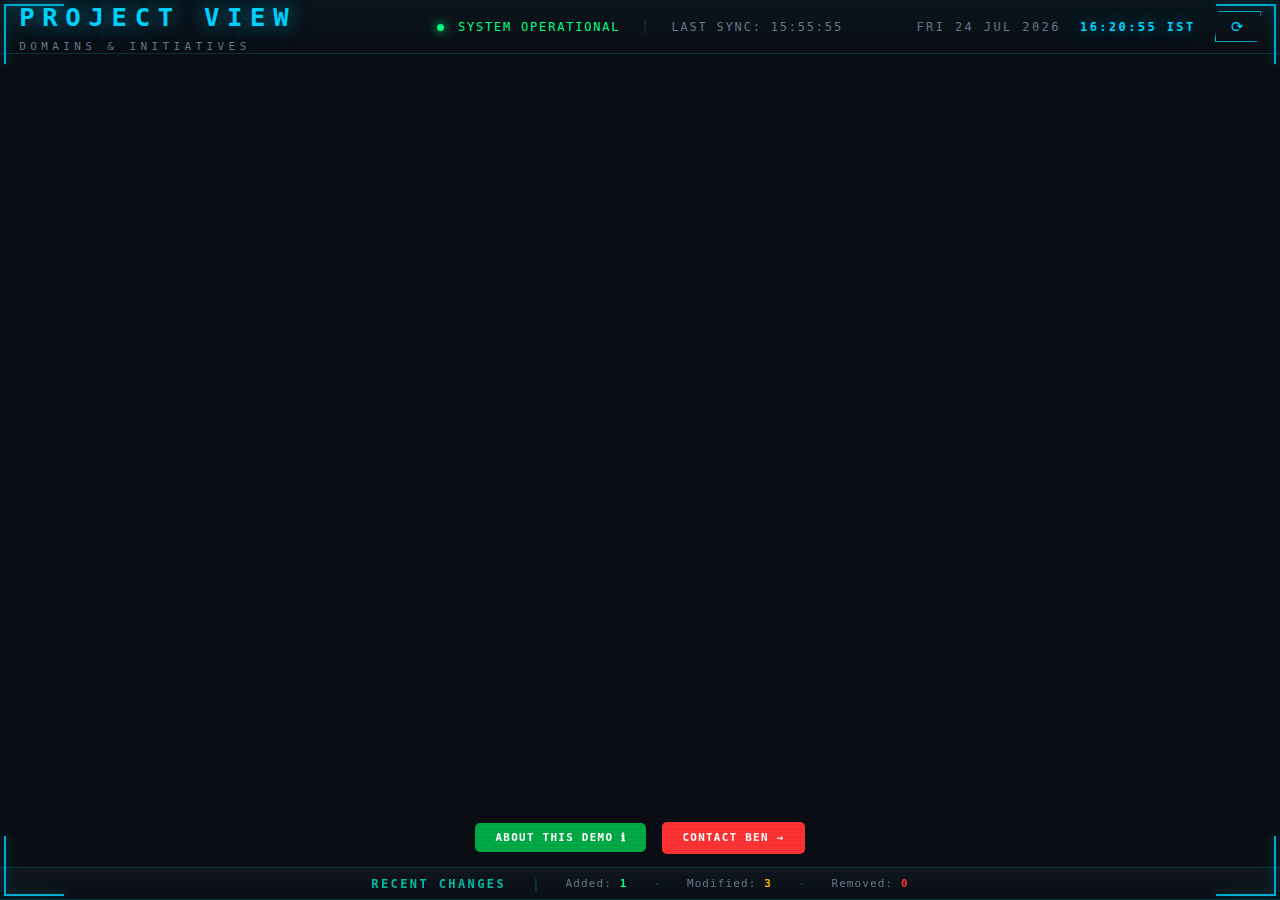
<file: openclaw/project-view/dashboard.html>
<!DOCTYPE html>
<html lang="en">
<head>
<meta charset="UTF-8">
<meta name="viewport" content="width=2560,initial-scale=1">
<title>Dashboard Demo - Project View</title>
<link rel="stylesheet" href="style.css">
<link rel="preconnect" href="https://fonts.googleapis.com"><link rel="preconnect" href="https://fonts.gstatic.com" crossorigin><link href="https://fonts.googleapis.com/css2?family=JetBrains+Mono:wght@300;400;500;600;700</head>display=swap" rel="stylesheet"></head>
<body>
<!-- Welcome Overlay (hidden by default, shown via About button) -->
<div id="welcomeOverlay" style="position:fixed;inset:0;background:rgba(0,0,0,0);z-index:9999;display:none;align-items:center;justify-content:center;font-family:'SF Mono','Fira Code','Cascadia Code','Consolas',monospace;">
  <div style="background:rgba(13,21,32,0.95);border:1px solid rgba(0,212,255,0.25);box-shadow:0 0 40px rgba(0,212,255,0.2);max-width:90vw;min-width:700px;max-height:80vh;overflow-y:auto;padding:2.5em 3em;position:relative;border-radius:6px;">
    <button onclick="document.getElementById('welcomeOverlay').style.display='none'" style="position:absolute;top:14px;right:18px;background:none;border:none;color:#667788;font-size:2em;cursor:pointer;font-family:inherit;line-height:1;padding:6px 10px;z-index:10;" onmouseover="this.style.color='#00d4ff'" onmouseout="this.style.color='#667788'">✕</button>
    <div style="text-align:center;margin-bottom:1.5em;">
      <div style="font-size:1.47em;color:#00d4ff;letter-spacing:0.2em;font-weight:bold;margin-bottom:0.3em;">OpenClaw Dashboard Demo — Ben Badejo</div>
      <div style="width:100%;height:1px;background:linear-gradient(90deg,transparent,rgba(0,212,255,0.5),transparent);"></div>
    </div>
    <div style="color:#c8d6e5;font-size:0.85em;line-height:1.8;margin-bottom:1.2em;">
      <p style="margin-bottom:0.8em;">You're viewing a live demo of a fully-functional four-screen unified operations dashboard, built by Ben Badejo using OpenClaw.</p>
      <p style="margin-bottom:0.8em;">In a real deployment, each screen is continuously updated by live calls to Google Calendar, Gmail, and platform data — keeping you informed in real time without lifting a finger.</p>
      <p style="margin-bottom:1em;">These dashboards are included in Ben's full, end-to-end OpenClaw setup offering. Ben also offers one-on-one consultations, hourly trainings, custom project development with direct (not outsourced) remote implementation, platform security guidance, and ongoing maintenance for clients.</p>
      <div style="text-align:center;">
        <a href="https://benbadejo.youcanbook.me" target="_blank" style="display:inline-block;background:#ff3333;color:#fff;font-weight:bold;font-family:inherit;font-size:1em;letter-spacing:0.12em;padding:14px 40px;border-radius:5px;text-decoration:none;cursor:pointer;transition:all 0.2s;" onmouseover="this.style.background='#ff5555';this.style.boxShadow='0 0 20px rgba(255,51,51,0.5)'" onmouseout="this.style.background='#ff3333';this.style.boxShadow='none'">CONTACT BEN →</a>
      </div>
    </div>
    <div style="height:1px;background:linear-gradient(90deg,transparent,rgba(0,212,255,0.3),transparent);margin:1.5em 0;"></div>
    <div style="display:grid;grid-template-columns:1fr 1fr;gap:1em;">
      <div style="background:rgba(0,212,255,0.04);border:1px solid rgba(0,212,255,0.15);border-radius:4px;padding:1.2em;">
        <div style="font-size:0.73em;color:#00d4ff;letter-spacing:0.15em;font-weight:bold;margin-bottom:0.5em;">AGENDA</div>
        <div style="color:#c8d6e5;font-size:0.67em;line-height:1.7;">Your personal command center — a real-time operational status board showing active tasks by urgency, upcoming calendar events, items needing review, and a live changelog of recent activity.</div>
      </div>
      <div style="background:rgba(0,212,255,0.04);border:1px solid rgba(0,212,255,0.15);border-radius:4px;padding:1.2em;">
        <div style="font-size:0.73em;color:#00d4ff;letter-spacing:0.15em;font-weight:bold;margin-bottom:0.5em;">CRM</div>
        <div style="color:#c8d6e5;font-size:0.67em;line-height:1.7;">A full client pipeline management system tracking every prospect through stages from inquiry to active engagement, with calendar view, invoice tracking, and response-needed alerts.</div>
      </div>
      <div style="background:rgba(0,212,255,0.04);border:1px solid rgba(0,212,255,0.15);border-radius:4px;padding:1.2em;">
        <div style="font-size:0.73em;color:#00d4ff;letter-spacing:0.15em;font-weight:bold;margin-bottom:0.5em;">PROJECT VIEW</div>
        <div style="color:#c8d6e5;font-size:0.67em;line-height:1.7;">A bird's-eye perspective across every domain of your work — consulting, networking, personal projects, and more — organized into categories with live status tracking and social media intelligence.</div>
      </div>
      <div style="background:rgba(0,212,255,0.04);border:1px solid rgba(0,212,255,0.15);border-radius:4px;padding:1.2em;">
        <div style="font-size:0.73em;color:#00d4ff;letter-spacing:0.15em;font-weight:bold;margin-bottom:0.5em;">SYSTEM MONITOR</div>
        <div style="color:#c8d6e5;font-size:0.67em;line-height:1.7;">Mission control for your OpenClaw deployment — active agents, loaded skills, scheduled operations, live token usage, and a real-time error log.</div>
      </div>
    </div>
    <div style="background:rgba(0,212,255,0.05);border-radius:4px;padding:1.2em 1.5em;margin-top:1.5em;">
      <div style="font-size:0.7em;color:#00d4ff;letter-spacing:0.15em;font-weight:bold;margin-bottom:0.5em;">NAVIGATING THE DASHBOARDS</div>
      <div style="color:#c8d6e5;font-size:0.67em;line-height:1.7;">Use ← → arrow keys to navigate between dashboards, or click the dashboard name in the top-left corner to advance to the next.</div>
    </div>
  </div>
</div>
<div class="scanlines"></div>
<div class="hud-frame">
  <div class="corner tl"></div>
  <div class="corner tr"></div>
  <div class="corner bl"></div>
  <div class="corner br"></div>
</div>

<header class="top-bar">
  <div class="top-left">
    <a href="../system-monitor/" class="title title-link" target="_parent">PROJECT VIEW</a>
    <div class="subtitle">DOMAINS &amp; INITIATIVES</div>
  </div>
  <div class="top-center">
    <span class="system-status"><span class="pulse-dot green"></span> SYSTEM OPERATIONAL</span>
    <span class="sep">|</span>
    <span class="last-refresh">LAST SYNC: <span id="lastRefresh">—</span></span>
  </div>
  <div class="top-right">
    <div class="date" id="dateDisplay"></div>
    <div class="clock" id="clockDisplay"></div>
    <button class="refresh-btn" id="refreshAll" title="REFRESH ALL">⟳</button>
  </div>
</header>

<main class="project-main">
  <div class="project-grid" id="projectGrid">
    <!-- Dynamically populated -->
  </div>
</main>

<!-- CTA Buttons -->
<div id="ctaButtons" style="position:fixed;bottom:36px;left:0;right:0;display:flex;justify-content:center;align-items:center;gap:16px;padding:10px 0;z-index:500;pointer-events:none;">
  <button onclick="document.getElementById('welcomeOverlay').style.display='flex'" style="pointer-events:auto;background:#00aa44;color:#fff;font-weight:bold;font-family:'SF Mono','Fira Code','Cascadia Code','Consolas',monospace;font-size:clamp(10px, 0.85vw, 17px);letter-spacing:0.12em;padding:clamp(8px, 0.6vw, 12px) clamp(20px, 1.5vw, 31px);border-radius:5px;border:none;cursor:pointer;transition:all 0.2s;white-space:nowrap;" onmouseover="this.style.background='#22c55e';this.style.boxShadow='0 0 16px rgba(34,197,94,0.5)'" onmouseout="this.style.background='#00aa44';this.style.boxShadow='none'">ABOUT THIS DEMO ℹ</button>
  <a href="https://benbadejo.youcanbook.me" target="_blank" style="pointer-events:auto;background:#ff3333;color:#fff;font-weight:bold;font-family:'SF Mono','Fira Code','Cascadia Code','Consolas',monospace;font-size:clamp(10px, 0.85vw, 17px);letter-spacing:0.12em;padding:clamp(8px, 0.6vw, 12px) clamp(20px, 1.5vw, 31px);border-radius:5px;text-decoration:none;cursor:pointer;transition:all 0.2s;white-space:nowrap;" onmouseover="this.style.background='#ff5555';this.style.boxShadow='0 0 16px rgba(255,51,51,0.5)'" onmouseout="this.style.background='#ff3333';this.style.boxShadow='none'">CONTACT BEN →</a>
</div>

<style>
.changelog-bar{position:fixed;bottom:0;left:0;right:0;background:linear-gradient(180deg,rgba(17,24,34,0.95) 0%,rgba(10,14,20,0.98) 100%);border-top:1px solid rgba(0,191,165,0.25);display:flex;align-items:center;justify-content:center;gap:2vw;padding:0.6vh 2vw;z-index:50;cursor:pointer;transition:border-color 0.3s}
.changelog-bar:hover{border-top-color:rgba(0,191,165,0.5)}
.changelog-bar-label{font-size:clamp(12px,0.8vw,16px);font-weight:700;letter-spacing:0.2em;color:var(--teal);text-transform:uppercase}
.changelog-bar-sep{color:rgba(0,191,165,0.3);font-size:0.9em}
.changelog-bar-stat{font-size:clamp(11px,0.7vw,14px);color:var(--text-dim);letter-spacing:0.1em}
.changelog-bar-stat strong{font-weight:600}
.changelog-bar-stat strong.count-added{color:var(--green)}.changelog-bar-stat strong.count-modified{color:var(--amber)}.changelog-bar-stat strong.count-removed{color:var(--red)}
.changelog-detail{position:fixed;bottom:0;left:0;right:0;max-height:0;overflow:hidden;background:rgba(10,14,20,0.97);border-top:1px solid rgba(0,212,255,0.2);transition:max-height 0.4s ease,padding 0.3s;z-index:599}
.changelog-detail.expanded{max-height:50vh;overflow-y:auto;padding:2em 3em 3em}
.changelog-detail-header{display:flex;justify-content:space-between;align-items:center;margin-bottom:1.5vh}
.changelog-detail-title{color:var(--cyan);font-size:clamp(10px,0.8vw,14px);letter-spacing:0.3em;font-weight:700}
.changelog-detail-close{background:none;border:1px solid rgba(255,51,51,0.3);color:var(--red,#ff3333);padding:4px 12px;font-family:var(--font);font-size:clamp(8px,0.6vw,11px);letter-spacing:0.15em;cursor:pointer;border-radius:3px}
.changelog-entry{border-left:2px solid var(--cyan);margin-bottom:0.8vh;padding:0.5vh 0.8vw}
.changelog-time{font-size:clamp(8px,0.6vw,11px);color:var(--cyan);letter-spacing:0.15em;margin-bottom:0.3vh}
.changelog-change{margin-bottom:0.4vh}
.changelog-change-type{font-size:clamp(7px,0.55vw,10px);letter-spacing:0.1em;padding:1px 6px;border-radius:2px;margin-right:0.5em;font-weight:700}
.type-added{background:rgba(0,255,136,0.15);color:#00ff88}
.type-modified{background:rgba(255,184,0,0.15);color:#ffb800}
.type-removed{background:rgba(255,51,51,0.15);color:#ff3333}
.changelog-item-name{color:var(--text);font-weight:600}
.changelog-summary{font-size:clamp(8px,0.6vw,11px);color:var(--text-dim);margin-top:2px;line-height:1.6}
.project-main{padding-bottom:36px}
</style>

<footer class="changelog-bar" id="changelogBar"></footer>
<div class="changelog-detail" id="changelogDetail"></div>

<script>
(function(){
  var DEMO_CHANGELOG=[
    {time:'18:30',type:'modified',item:'AI Adoption Roadmap',summary:'Status changed from planning → active. Client approved Phase 1 scope and timeline.'},
    {time:'16:15',type:'added',item:'Hebrew Language Program',summary:'New personal development project added. Ulpan enrollment confirmed for March.'},
    {time:'14:00',type:'modified',item:'TechSummit SF Keynote',summary:'Slide deck draft completed. 3/5 sections finalized. Review scheduled for Monday.'},
    {time:'11:45',type:'modified',item:'Weekly Newsletter',summary:'Issue #47 published. 2,400 subscribers. Open rate tracking at 34%.'}
  ];
  var bar=document.getElementById('changelogBar'),detail=document.getElementById('changelogDetail');
  var added=0,modified=0,removed=0;
  DEMO_CHANGELOG.forEach(function(c){if(c.type==='added')added++;else if(c.type==='modified')modified++;else if(c.type==='removed')removed++});
  bar.innerHTML='<span class="changelog-bar-label">RECENT CHANGES</span><span class="changelog-bar-sep">|</span>'+
    '<span class="changelog-bar-stat">Added: <strong class="count-added">'+added+'</strong></span><span class="changelog-bar-sep">·</span>'+
    '<span class="changelog-bar-stat">Modified: <strong class="count-modified">'+modified+'</strong></span><span class="changelog-bar-sep">·</span>'+
    '<span class="changelog-bar-stat">Removed: <strong class="count-removed">'+removed+'</strong></span>';
  var html='<div class="changelog-detail-header"><span class="changelog-detail-title">RECENT CHANGES</span><button class="changelog-detail-close" id="clClose">CLOSE ✕</button></div>';
  DEMO_CHANGELOG.forEach(function(c){
    html+='<div class="changelog-entry"><div class="changelog-time">'+c.time+'</div>';
    html+='<div class="changelog-change"><span class="changelog-change-type type-'+c.type+'">'+c.type.toUpperCase()+'</span><span class="changelog-item-name">'+c.item+'</span><div class="changelog-summary">'+c.summary+'</div></div></div>';
  });
  detail.innerHTML=html;
  document.getElementById('clClose').onclick=function(){detail.classList.remove('expanded')};
  bar.onclick=function(){detail.classList.toggle('expanded')};
  document.addEventListener('click',function(e){
    var cta=document.getElementById('ctaButtons');
    if(detail.classList.contains('expanded')&&!detail.contains(e.target)&&!bar.contains(e.target)&&(!cta||!cta.contains(e.target)))detail.classList.remove('expanded');
  });
})();
</script>
<script>document.getElementById('welcomeOverlay').addEventListener('click',function(e){if(e.target===this)this.style.display='none';});</script>
<script src="app.js"></script>

<script>
(function(){
  var DASHBOARDS = ['../agenda/', '../crm/', '../project-view/', '../system-monitor/'];
  var ci = 2;

  function isTypingTarget(el) {
    if (!el) return false;
    var tag = (el.tagName || '').toUpperCase();
    return tag === 'INPUT' || tag === 'TEXTAREA' || el.isContentEditable;
  }

  function nav(delta) {
    var target = DASHBOARDS[(ci + delta + DASHBOARDS.length) % DASHBOARDS.length];
    try {
      window.parent.location.href = target;
    } catch (err) {
      window.location.href = target;
    }
  }

  document.addEventListener('keydown', function(e) {
    if (e.defaultPrevented || e.metaKey || e.ctrlKey || e.altKey) return;
    if (isTypingTarget(e.target) || isTypingTarget(document.activeElement)) return;
    if (e.key === 'ArrowRight') {
      e.preventDefault();
      e.stopPropagation();
      nav(1);
    } else if (e.key === 'ArrowLeft') {
      e.preventDefault();
      e.stopPropagation();
      nav(-1);
    }
  }, true);

})();
</script>
</body>
</html>
</file>
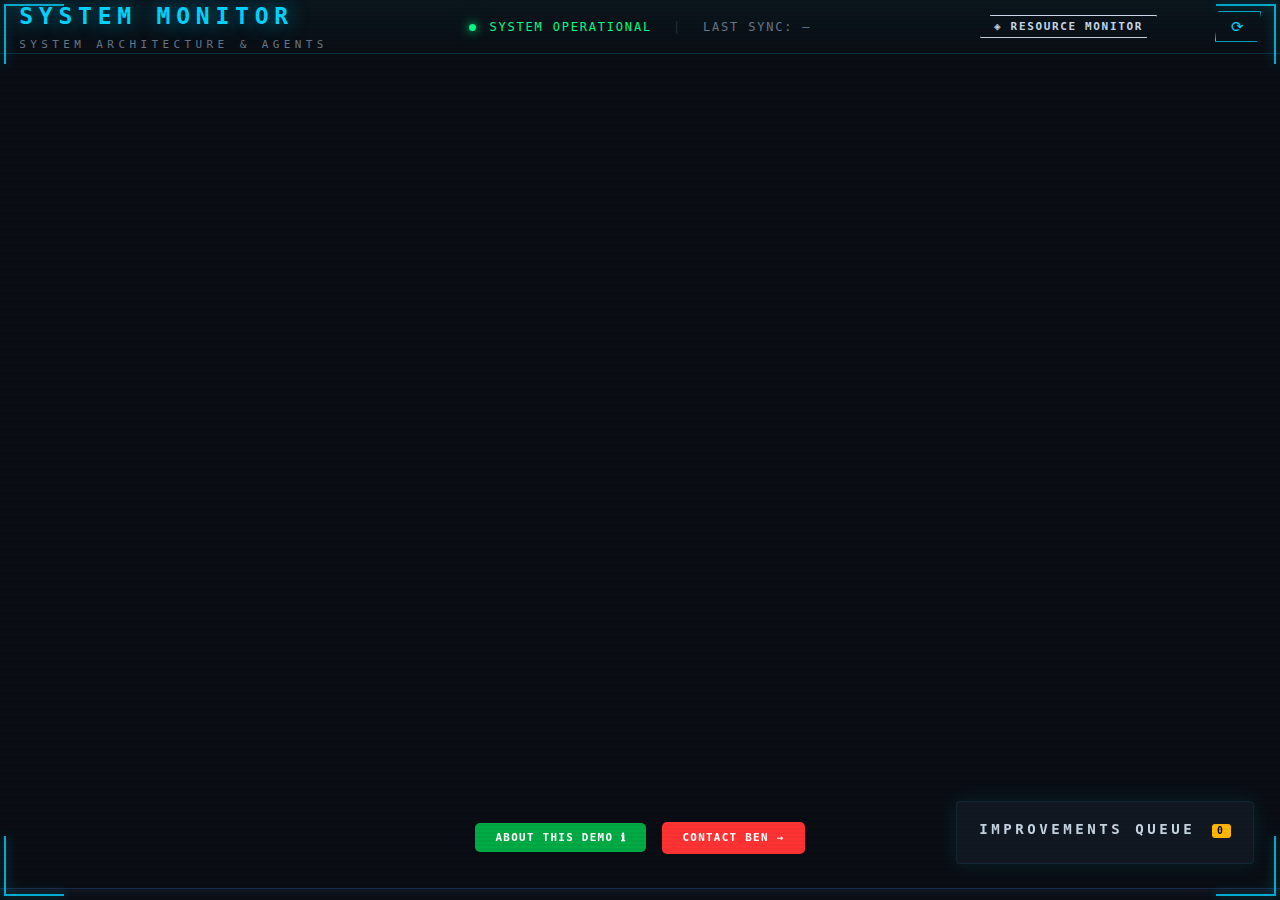
<file: openclaw/system-monitor/dashboard.html>
<!DOCTYPE html>
<html lang="en">
<head>
<meta charset="UTF-8">
<meta name="viewport" content="width=2560,initial-scale=1">
<title>Dashboard Demo - System Monitor</title>
<link rel="stylesheet" href="style.css">
<link rel="preconnect" href="https://fonts.googleapis.com"><link rel="preconnect" href="https://fonts.gstatic.com" crossorigin><link href="https://fonts.googleapis.com/css2?family=JetBrains+Mono:wght@300;400;500;600;700</head>display=swap" rel="stylesheet"></head>
<body>
<!-- Welcome Overlay (hidden by default, shown via About button) -->
<div id="welcomeOverlay" style="position:fixed;inset:0;background:rgba(0,0,0,0);z-index:9999;display:none;align-items:center;justify-content:center;font-family:'SF Mono','Fira Code','Cascadia Code','Consolas',monospace;">
  <div style="background:rgba(13,21,32,0.95);border:1px solid rgba(0,212,255,0.25);box-shadow:0 0 40px rgba(0,212,255,0.2);max-width:90vw;min-width:700px;max-height:80vh;overflow-y:auto;padding:2.5em 3em;position:relative;border-radius:6px;">
    <button onclick="document.getElementById('welcomeOverlay').style.display='none'" style="position:absolute;top:14px;right:18px;background:none;border:none;color:#667788;font-size:2em;cursor:pointer;font-family:inherit;line-height:1;padding:6px 10px;z-index:10;" onmouseover="this.style.color='#00d4ff'" onmouseout="this.style.color='#667788'">✕</button>
    <div style="text-align:center;margin-bottom:1.5em;">
      <div style="font-size:1.47em;color:#00d4ff;letter-spacing:0.2em;font-weight:bold;margin-bottom:0.3em;">OpenClaw Dashboard Demo — Ben Badejo</div>
      <div style="width:100%;height:1px;background:linear-gradient(90deg,transparent,rgba(0,212,255,0.5),transparent);"></div>
    </div>
    <div style="color:#c8d6e5;font-size:0.85em;line-height:1.8;margin-bottom:1.2em;">
      <p style="margin-bottom:0.8em;">You're viewing a live demo of a fully-functional four-screen unified operations dashboard, built by Ben Badejo using OpenClaw.</p>
      <p style="margin-bottom:0.8em;">In a real deployment, each screen is continuously updated by live calls to Google Calendar, Gmail, and platform data — keeping you informed in real time without lifting a finger.</p>
      <p style="margin-bottom:1em;">These dashboards are included in Ben's full, end-to-end OpenClaw setup offering. Ben also offers one-on-one consultations, hourly trainings, custom project development with direct (not outsourced) remote implementation, platform security guidance, and ongoing maintenance for clients.</p>
      <div style="text-align:center;">
        <a href="https://benbadejo.youcanbook.me" target="_blank" style="display:inline-block;background:#ff3333;color:#fff;font-weight:bold;font-family:inherit;font-size:1em;letter-spacing:0.12em;padding:14px 40px;border-radius:5px;text-decoration:none;cursor:pointer;transition:all 0.2s;" onmouseover="this.style.background='#ff5555';this.style.boxShadow='0 0 20px rgba(255,51,51,0.5)'" onmouseout="this.style.background='#ff3333';this.style.boxShadow='none'">CONTACT BEN →</a>
      </div>
    </div>
    <div style="height:1px;background:linear-gradient(90deg,transparent,rgba(0,212,255,0.3),transparent);margin:1.5em 0;"></div>
    <div style="display:grid;grid-template-columns:1fr 1fr;gap:1em;">
      <div style="background:rgba(0,212,255,0.04);border:1px solid rgba(0,212,255,0.15);border-radius:4px;padding:1.2em;">
        <div style="font-size:0.73em;color:#00d4ff;letter-spacing:0.15em;font-weight:bold;margin-bottom:0.5em;">AGENDA</div>
        <div style="color:#c8d6e5;font-size:0.67em;line-height:1.7;">Your personal command center — a real-time operational status board showing active tasks by urgency, upcoming calendar events, items needing review, and a live changelog of recent activity.</div>
      </div>
      <div style="background:rgba(0,212,255,0.04);border:1px solid rgba(0,212,255,0.15);border-radius:4px;padding:1.2em;">
        <div style="font-size:0.73em;color:#00d4ff;letter-spacing:0.15em;font-weight:bold;margin-bottom:0.5em;">CRM</div>
        <div style="color:#c8d6e5;font-size:0.67em;line-height:1.7;">A full client pipeline management system tracking every prospect through stages from inquiry to active engagement, with calendar view, invoice tracking, and response-needed alerts.</div>
      </div>
      <div style="background:rgba(0,212,255,0.04);border:1px solid rgba(0,212,255,0.15);border-radius:4px;padding:1.2em;">
        <div style="font-size:0.73em;color:#00d4ff;letter-spacing:0.15em;font-weight:bold;margin-bottom:0.5em;">PROJECT VIEW</div>
        <div style="color:#c8d6e5;font-size:0.67em;line-height:1.7;">A bird's-eye perspective across every domain of your work — consulting, networking, personal projects, and more — organized into categories with live status tracking and social media intelligence.</div>
      </div>
      <div style="background:rgba(0,212,255,0.04);border:1px solid rgba(0,212,255,0.15);border-radius:4px;padding:1.2em;">
        <div style="font-size:0.73em;color:#00d4ff;letter-spacing:0.15em;font-weight:bold;margin-bottom:0.5em;">SYSTEM MONITOR</div>
        <div style="color:#c8d6e5;font-size:0.67em;line-height:1.7;">Mission control for your OpenClaw deployment — active agents, loaded skills, scheduled operations, live token usage, and a real-time error log.</div>
      </div>
    </div>
    <div style="background:rgba(0,212,255,0.05);border-radius:4px;padding:1.2em 1.5em;margin-top:1.5em;">
      <div style="font-size:0.7em;color:#00d4ff;letter-spacing:0.15em;font-weight:bold;margin-bottom:0.5em;">NAVIGATING THE DASHBOARDS</div>
      <div style="color:#c8d6e5;font-size:0.67em;line-height:1.7;">Use ← → arrow keys to navigate between dashboards, or click the dashboard name in the top-left corner to advance to the next.</div>
    </div>
  </div>
</div>
<div class="scanlines"></div>
<div class="hud-frame">
  <div class="corner tl"></div>
  <div class="corner tr"></div>
  <div class="corner bl"></div>
  <div class="corner br"></div>
</div>

<header class="top-bar">
  <div class="top-left">
    <a href="../agenda/" class="title title-link" target="_parent">SYSTEM MONITOR</a>
    <div class="subtitle">SYSTEM ARCHITECTURE &amp; AGENTS</div>
  </div>
  <div class="top-center">
    <span class="system-status"><span class="pulse-dot green"></span> <span id="systemStatus">SYSTEM OPERATIONAL</span></span>
    <span class="sep">|</span>
    <span class="last-refresh">LAST SYNC: <span id="lastRefresh">—</span></span>
  </div>
  <div class="top-right">
    <button class="action-btn" id="viewSitrep" title="VIEW RESOURCE MONITOR">◈ RESOURCE MONITOR</button>
    <div class="date" id="dateDisplay"></div>
    <div class="clock" id="clockDisplay"></div>
    <button class="refresh-btn" id="refreshAll" title="REFRESH ALL">⟳</button>
  </div>
</header>

<!-- DEFAULT VIEW: ORG CHART -->
<main class="org-main" id="orgMain">
  <div id="structureTree"></div>
</main>

<!-- IMPROVEMENTS QUEUE -->
<div class="improvements-overlay" id="improvementsOverlay">
  <div class="improvements-panel">
    <div class="section-header improvements-header" style="cursor:pointer;" id="improvementsToggle">
      <span class="header-line"></span>
      <span class="header-text">IMPROVEMENTS QUEUE <span class="imp-count-badge" id="impCountBadge">0</span></span>
      <span class="header-line"></span>
    </div>
    <div class="card-list" id="list-improvements"></div>
  </div>
</div>

<!-- CTA Buttons -->
<div id="ctaButtons" style="position:fixed;bottom:36px;left:0;right:0;display:flex;justify-content:center;align-items:center;gap:16px;padding:10px 0;z-index:500;pointer-events:none;">
  <button onclick="document.getElementById('welcomeOverlay').style.display='flex'" style="pointer-events:auto;background:#00aa44;color:#fff;font-weight:bold;font-family:'SF Mono','Fira Code','Cascadia Code','Consolas',monospace;font-size:clamp(10px, 0.85vw, 17px);letter-spacing:0.12em;padding:clamp(8px, 0.6vw, 12px) clamp(20px, 1.5vw, 31px);border-radius:5px;border:none;cursor:pointer;transition:all 0.2s;white-space:nowrap;" onmouseover="this.style.background='#22c55e';this.style.boxShadow='0 0 16px rgba(34,197,94,0.5)'" onmouseout="this.style.background='#00aa44';this.style.boxShadow='none'">ABOUT THIS DEMO ℹ</button>
  <a href="https://benbadejo.youcanbook.me" target="_blank" style="pointer-events:auto;background:#ff3333;color:#fff;font-weight:bold;font-family:'SF Mono','Fira Code','Cascadia Code','Consolas',monospace;font-size:clamp(10px, 0.85vw, 17px);letter-spacing:0.12em;padding:clamp(8px, 0.6vw, 12px) clamp(20px, 1.5vw, 31px);border-radius:5px;text-decoration:none;cursor:pointer;transition:all 0.2s;white-space:nowrap;" onmouseover="this.style.background='#ff5555';this.style.boxShadow='0 0 16px rgba(255,51,51,0.5)'" onmouseout="this.style.background='#ff3333';this.style.boxShadow='none'">CONTACT BEN →</a>
</div>

<!-- SPECIAL OPERATIONS STATUS BAR -->
<footer class="specops-bar" id="specopsBar" style="display:flex;align-items:center;">
</footer>

<!-- SITREP MODAL -->
<div class="modal-overlay" id="sitrepModal">
  <div class="modal-content sitrep-modal">
    <div class="modal-header">
      <span class="modal-title">RESOURCE MONITOR</span>
      <button class="modal-close" id="closeSitrep">✕</button>
    </div>
    <div class="modal-body sitrep-body">
      <div class="sitrep-grid">
        <!-- Left: System + Sessions -->
        <div class="sitrep-col">
          <div class="section-header system-header">
            <span class="header-line"></span>
            <span class="header-text">PLATFORM</span>
            <span class="header-line"></span>
          </div>
          <div id="system-panel" class="system-panel"></div>

          <div class="section-header models-header" style="margin-top:1vh;">
            <span class="header-line"></span>
            <span class="header-text">MODEL NICKNAMES</span>
            <span class="header-line"></span>
          </div>
          <div id="models-panel" class="models-panel"></div>

          <div id="auth-status-panel" style="display:block; margin-top:1vh;"></div>
          <div class="section-header usage-header" style="margin-top:1vh;">
            <span class="header-line"></span>
            <span class="header-text" id="usage-header-text">TOKEN USAGE &amp; COST</span>
            <span class="header-line"></span>
          </div>
          <div style="text-align:center;font-size:0.7em;color:var(--text-dim);letter-spacing:0.06em;margin-top:-0.5vh;margin-bottom:0.5vh;">(if using API)</div>
          <div id="usage-table-container"></div>
          <div id="usage-last-scanned" class="usage-scanned"></div>

          <div class="section-header error-header" style="margin-top:1vh;">
            <span class="header-line"></span>
            <span class="header-text">ERROR LOG</span>
            <span class="header-line"></span>
          </div>
          <div id="errorExpander" class="error-expander" style="cursor:pointer;">▶ Expand to view</div>
          <div class="card-list" id="list-errors" style="display:none;"></div>
        </div>

        <!-- Center: Scheduled Ops -->
        <div class="sitrep-col sitrep-col-wide">
          <div class="section-header cron-header">
            <span class="header-line"></span>
            <span class="header-text">SCHEDULED OPERATIONS</span>
            <span class="item-count" id="count-crons">0</span>
            <span class="header-line"></span>
          </div>
          <div class="card-list" id="list-crons"></div>
        </div>

        <!-- Right: Skills -->
        <div class="sitrep-col">
          <div class="section-header skills-header">
            <span class="header-line"></span>
            <span class="header-text">SKILLS INVENTORY</span>
            <span class="item-count" id="count-skills">0</span>
            <span class="header-line"></span>
          </div>
          <div class="card-list" id="list-skills"></div>
        </div>
      </div>
      <!-- usage moved to left column -->
    </div>
  </div>
</div>

<script>document.getElementById('welcomeOverlay').addEventListener('click',function(e){if(e.target===this)this.style.display='none';});</script>
<script src="app.js"></script>
<script>
document.addEventListener('click', function(e) {
  var detail = document.getElementById('specopsDetail');
  var bar = document.getElementById('specopsBar');
  if (detail && detail.classList.contains('expanded')) {
    if (!detail.contains(e.target) && !bar.contains(e.target)) {
      detail.classList.remove('expanded');
    }
  }
});
</script>

<script>
(function(){
  var DASHBOARDS = ['../agenda/', '../crm/', '../project-view/', '../system-monitor/'];
  var ci = 3;

  function isTypingTarget(el) {
    if (!el) return false;
    var tag = (el.tagName || '').toUpperCase();
    return tag === 'INPUT' || tag === 'TEXTAREA' || el.isContentEditable;
  }

  function nav(delta) {
    var target = DASHBOARDS[(ci + delta + DASHBOARDS.length) % DASHBOARDS.length];
    try {
      window.parent.location.href = target;
    } catch (err) {
      window.location.href = target;
    }
  }

  document.addEventListener('keydown', function(e) {
    if (e.defaultPrevented || e.metaKey || e.ctrlKey || e.altKey) return;
    if (isTypingTarget(e.target) || isTypingTarget(document.activeElement)) return;
    if (e.key === 'ArrowRight') {
      e.preventDefault();
      e.stopPropagation();
      nav(1);
    } else if (e.key === 'ArrowLeft') {
      e.preventDefault();
      e.stopPropagation();
      nav(-1);
    }
  }, true);

})();
</script>
</body>
</html>
</file>
<file: openclaw/agenda/style.css>
/* === OPENCLAW — Command Center Display === */
:root {
  --bg: #0a0e14;
  --bg-card: #111822;
  --cyan: #00d4ff;
  --cyan-dim: rgba(0, 212, 255, 0.08);
  --cyan-glow: rgba(0, 212, 255, 0.6);
  --red: #ff3333;
  --red-glow: rgba(255, 51, 51, 0.6);
  --amber: #ffb800;
  --green: #00ff88;
  --teal: #00bfa5;
  --blue: #4488ff;
  --gray: #555;
  --gray-dim: #333;
  --text: #c8d6e5;
  --text-dim: #667788;
  --font: 'SF Mono', 'Fira Code', 'Cascadia Code', 'Consolas', monospace;
}

*, *::before, *::after { box-sizing: border-box; margin: 0; padding: 0; }

html, body {
  width: 100vw; height: 100vh;
  overflow: hidden;
  background: var(--bg);
  color: var(--text);
  font-family: var(--font);
  font-size: clamp(14px, 1.2vw, 24px);
  line-height: 1.5;
}

/* === Scanlines === */
.scanlines {
  position: fixed; inset: 0; z-index: 9999; pointer-events: none;
  background: repeating-linear-gradient(
    0deg,
    transparent,
    transparent 2px,
    rgba(0, 0, 0, 0.03) 2px,
    rgba(0, 0, 0, 0.03) 4px
  );
}

/* === HUD Frame === */
.hud-frame { position: fixed; inset: 0; z-index: 100; pointer-events: none; }
.corner {
  position: absolute;
  width: 60px; height: 60px;
  border-color: var(--cyan);
  border-style: solid;
  border-width: 0;
  opacity: 0.8;
  filter: drop-shadow(0 0 6px var(--cyan-glow));
  animation: cornerPulse 3s ease-in-out infinite;
}
.corner.tl { top: 4px; left: 4px; border-top-width: 2px; border-left-width: 2px; }
.corner.tr { top: 4px; right: 4px; border-top-width: 2px; border-right-width: 2px; }
.corner.bl { bottom: 4px; left: 4px; border-bottom-width: 2px; border-left-width: 2px; }
.corner.br { bottom: 4px; right: 4px; border-bottom-width: 2px; border-right-width: 2px; }

@keyframes cornerPulse {
  0%, 100% { opacity: 0.5; filter: drop-shadow(0 0 4px var(--cyan-glow)); }
  50% { opacity: 1; filter: drop-shadow(0 0 12px var(--cyan-glow)); }
}

/* === Top Bar === */
.top-bar {
  display: flex;
  align-items: center;
  justify-content: space-between;
  padding: 0.6vh 1.5vw;
  border-bottom: 1px solid rgba(0, 212, 255, 0.15);
  background: linear-gradient(180deg, rgba(0, 212, 255, 0.04) 0%, transparent 100%);
  height: 6vh;
  min-height: 40px;
}
.top-left { flex: 1; }
.title {
  font-size: clamp(20px, 2vw, 40px);
  font-weight: 700;
  letter-spacing: 0.3em;
  text-transform: uppercase;
  color: var(--cyan);
  text-shadow: 0 0 20px var(--cyan-glow), 0 0 40px rgba(0, 212, 255, 0.2);
}
.title-accent { color: var(--text); }
.subtitle {
  font-size: clamp(11px, 0.8vw, 16px);
  letter-spacing: 0.4em;
  color: var(--text-dim);
  margin-top: 3px;
}

.top-center {
  flex: 1;
  text-align: center;
  font-size: clamp(12px, 0.9vw, 18px);
  letter-spacing: 0.15em;
  color: var(--text-dim);
}
.sep { margin: 0 1em; opacity: 0.3; }
.system-status { color: var(--green); }

.top-right {
  flex: 1;
  display: flex;
  align-items: center;
  justify-content: flex-end;
  gap: 1.5vw;
}
.date {
  font-size: clamp(12px, 0.9vw, 18px);
  letter-spacing: 0.2em;
  color: var(--text-dim);
}
.clock {
  font-size: clamp(12px, 0.9vw, 18px);
  font-weight: 700;
  letter-spacing: 0.2em;
  color: var(--cyan);
  text-shadow: 0 0 15px var(--cyan-glow), 0 0 30px rgba(0, 212, 255, 0.3), 0 0 60px rgba(0, 212, 255, 0.1);
}

/* === Search === */
.search-container {
  display: flex;
  align-items: center;
  position: relative;
}
.search-toggle {
  background: transparent;
  border: 1px solid var(--cyan);
  color: var(--cyan);
  font-size: clamp(14px, 1.2vw, 24px);
  width: 3em; height: 2em;
  cursor: pointer;
  font-family: var(--font);
  clip-path: polygon(8% 0%, 100% 0%, 92% 100%, 0% 100%);
  display: flex;
  align-items: center;
  justify-content: center;
  transition: all 0.2s;
  letter-spacing: 0;
  margin-right: -1px;
}
.search-toggle:hover {
  background: rgba(0, 212, 255, 0.2);
  box-shadow: 0 0 20px var(--cyan-glow), 0 0 40px rgba(0, 212, 255, 0.15);
  transform: scale(1.08);
}
.search-input {
  width: 0;
  opacity: 0;
  background: transparent;
  border: 1px solid var(--cyan);
  color: var(--text);
  font-family: var(--font);
  font-size: clamp(12px, 0.8vw, 16px);
  letter-spacing: 0.1em;
  padding: 0.3em 0.6em;
  outline: none;
  transition: width 0.3s ease, opacity 0.3s ease, padding 0.3s ease;
  pointer-events: none;
}
.search-input::placeholder { color: var(--text-dim); opacity: 0.5; }
.search-container.active .search-input {
  width: 14vw;
  opacity: 1;
  pointer-events: auto;
  margin-right: 0.5em;
}
.search-container.active .search-toggle {
  background: rgba(0, 212, 255, 0.2);
  border-color: var(--cyan);
}

/* === Sort Control === */
.sort-control {
  font-size: clamp(12px, 0.8vw, 16px);
  color: var(--text-dim);
  letter-spacing: 0.1em;
  cursor: pointer;
  user-select: none;
  padding: 0 0 0.4vh 0;
  transition: color 0.2s;
  flex-shrink: 0;
  text-align: center;
}
.sort-control:hover { color: var(--text); }

/* === Refresh Buttons === */
.refresh-btn {
  background: transparent;
  border: 1px solid var(--cyan);
  color: var(--cyan);
  font-size: clamp(14px, 1.2vw, 24px);
  width: 3em; height: 2em;
  cursor: pointer;
  font-family: var(--font);
  clip-path: polygon(8% 0%, 100% 0%, 92% 100%, 0% 100%);
  transition: all 0.2s;
  letter-spacing: 0;
}
.refresh-btn:hover {
  background: rgba(0, 212, 255, 0.2);
  box-shadow: 0 0 20px var(--cyan-glow), 0 0 40px rgba(0, 212, 255, 0.15);
  transform: scale(1.08);
}
.refresh-btn.spinning {
  animation: spin 0.6s ease-in-out;
}
@keyframes spin { from { transform: rotate(0); } to { transform: rotate(360deg); } }

.refresh-btn.refresh-error {
  border-color: var(--red);
  color: var(--red);
  animation: refreshErrorPulse 0.8s ease-in-out infinite;
  box-shadow: 0 0 20px var(--red-glow), 0 0 40px rgba(255, 51, 51, 0.15);
}
@keyframes refreshErrorPulse {
  0%, 100% { opacity: 1; box-shadow: 0 0 10px var(--red-glow); }
  50% { opacity: 0.4; box-shadow: 0 0 30px var(--red-glow), 0 0 50px rgba(255, 51, 51, 0.3); }
}

.cat-refresh {
  background: transparent;
  border: 1px solid rgba(0, 212, 255, 0.3);
  color: var(--cyan);
  font-size: 0.85em;
  width: 1.8em; height: 1.4em;
  cursor: pointer;
  font-family: var(--font);
  margin-left: 0.5em;
  transition: all 0.2s;
  opacity: 0.5;
}
.cat-refresh:hover { opacity: 1; background: rgba(0, 212, 255, 0.1); }
.cat-refresh.spinning { animation: spin 0.6s ease-in-out; }

/* === Grid Layout === */
.grid {
  display: grid;
  grid-template-columns: 30fr 40fr 30fr;
  gap: 0;
  height: 94vh;
  padding: 0.5vh 0.8vw;
}

.column {
  display: flex;
  flex-direction: column;
  border-right: 1px solid rgba(0, 212, 255, 0.08);
  padding: 0 0.6vw;
  overflow: hidden;
}
.column:last-child { border-right: none; }

/* === Left Column === */
.col-left {
  display: flex;
  flex-direction: column;
  overflow: hidden;
}
.col-left .card-list {
  flex: 1;
  min-height: 0;
  overflow-y: auto;
}

.col-right {
  display: flex;
  flex-direction: column;
  overflow: hidden;
}
.col-right .card-list {
  flex: 1;
  min-height: 0;
  overflow-y: auto;
}

/* === Future Reminders Toggle === */
.reminders-toggle {
  text-align: right;
  padding: 0.4vh 0.2vw 0 0;
  cursor: pointer;
  font-size: clamp(12px, 0.9vw, 18px);
  font-weight: 700;
  letter-spacing: 0.2em;
  color: var(--text-dim);
  text-transform: uppercase;
  transition: color 0.2s;
  user-select: none;
}
.reminders-toggle:hover {
  color: var(--text);
}
.reminders-list {
  max-height: 0;
  overflow: hidden;
  opacity: 0;
  transition: max-height 0.4s ease, opacity 0.3s ease, padding 0.3s ease;
  padding: 0 0;
}
.reminders-list.expanded {
  max-height: 30vh;
  opacity: 1;
  padding: 0.3vh 0 0;
  overflow-y: auto;
}
.reminders-list::-webkit-scrollbar { width: 3px; }
.reminders-list::-webkit-scrollbar-track { background: transparent; }
.reminders-list::-webkit-scrollbar-thumb { background: rgba(0, 212, 255, 0.2); border-radius: 2px; }

/* === Section Headers === */
.section-header {
  display: flex;
  align-items: center;
  gap: 0.6em;
  padding: 0.8vh 0;
  flex-shrink: 0;
}
.header-text {
  font-size: clamp(14px, 1.1vw, 22px);
  font-weight: 700;
  letter-spacing: 0.25em;
  text-transform: uppercase;
  white-space: nowrap;
}
.header-line {
  flex: 1;
  height: 1px;
  background: linear-gradient(90deg, transparent, rgba(0, 212, 255, 0.2), transparent);
}

.urgent-header .header-text { color: var(--red); text-shadow: 0 0 12px var(--red-glow), 0 0 30px rgba(255, 51, 51, 0.2); }
.active-header .header-text { color: var(--cyan); text-shadow: 0 0 12px var(--cyan-glow), 0 0 30px rgba(0, 212, 255, 0.2); }
.changelog-header .header-text { color: var(--teal); text-shadow: 0 0 10px rgba(0, 191, 165, 0.5); }
.consulting-header .header-text { color: #ffd700; text-shadow: 0 0 10px rgba(255, 215, 0, 0.5); }
.deferred-header .header-text { color: var(--text-dim); }
.reminder-header .header-text { color: var(--amber); }

.item-count {
  font-size: 0.8em;
  background: rgba(0, 212, 255, 0.12);
  border: 1px solid rgba(0, 212, 255, 0.35);
  padding: 0.15em 0.7em;
  letter-spacing: 0.1em;
  color: var(--cyan);
  font-weight: 700;
  box-shadow: 0 0 8px rgba(0, 212, 255, 0.15);
}

/* === Card List === */
.card-list {
  flex: 1;
  overflow-y: auto;
  overflow-x: hidden;
  padding-right: 4px;
}
.card-list::-webkit-scrollbar { width: 3px; }
.card-list::-webkit-scrollbar-track { background: transparent; }
.card-list::-webkit-scrollbar-thumb { background: rgba(0, 212, 255, 0.2); border-radius: 2px; }

/* === Cards === */
.card {
  background: var(--bg-card);
  border-left: 2px solid var(--cyan);
  margin-bottom: 0.5vh;
  padding: 0.7vh 0.8vw;
  transition: all 0.2s;
  opacity: 0;
  animation: cardFadeIn 0.3s ease forwards;
}
.card:hover {
  background: rgba(17, 24, 34, 0.95);
  box-shadow: 0 0 20px rgba(0, 212, 255, 0.15), 0 0 40px rgba(0, 212, 255, 0.05);
}
.card.flash {
  animation: cardFlash 0.5s ease;
}

@keyframes cardFadeIn {
  from { opacity: 0; transform: translateY(6px); }
  to { opacity: 1; transform: translateY(0); }
}
@keyframes cardFlash {
  0%, 100% { background: var(--bg-card); }
  50% { background: rgba(0, 212, 255, 0.12); }
}

/* Card border colors by status */
.card[data-status="overdue"] { border-left-color: var(--red); }
.card[data-status="waiting"],
.card[data-status="pending"] { border-left-color: var(--amber); }
.card[data-status="in-progress"] { border-left-color: var(--cyan); }
.card[data-status="scheduled"],
.card[data-status="ready"] { border-left-color: var(--green); }
.card[data-status="deferred"],
.card[data-status="not-started"] { border-left-color: var(--gray-dim); }
.card[data-status="worked-around"] { border-left-color: var(--teal); }
.card[data-status="unknown"],
.card[data-status="unread"] { border-left-color: var(--amber); }
.card[data-status="planning"] { border-left-color: #ffd700; }
.card[data-status="new"] { border-left-color: #00ff88; }
.card[data-status="action-needed"] { border-left-color: var(--red); }

.card-title {
  font-size: clamp(14px, 1vw, 20px);
  font-weight: 700;
  color: #e4eaf0;
  margin-bottom: 0.4vh;
  display: flex;
  align-items: center;
  gap: 0.6em;
}

.card-desc {
  font-size: clamp(12px, 0.8vw, 16px);
  color: var(--text-dim);
  line-height: 1.4;
  display: -webkit-box;
  -webkit-line-clamp: 2;
  -webkit-box-orient: vertical;
  overflow: hidden;
}
.col-right .card-desc {
  -webkit-line-clamp: 1;
}

.card-deadline {
  font-size: clamp(11px, 0.7vw, 14px);
  color: var(--amber);
  margin-top: 0.4vh;
  letter-spacing: 0.1em;
  text-transform: uppercase;
  text-shadow: 0 0 8px rgba(255, 184, 0, 0.3);
}

/* === Status Badge === */
.status-badge {
  display: inline-flex;
  align-items: center;
  gap: 0.4em;
  font-size: clamp(9px, 0.65vw, 13px);
  font-weight: 700;
  letter-spacing: 0.15em;
  text-transform: uppercase;
  padding: 0.2em 0.7em;
  border: 1px solid;
  white-space: nowrap;
}

/* Status dot */
.status-dot {
  width: 8px; height: 8px;
  border-radius: 50%;
  display: inline-block;
  flex-shrink: 0;
}

/* Status colors */
.status-overdue .status-dot { background: var(--red); box-shadow: 0 0 8px var(--red), 0 0 16px var(--red-glow); animation: dotPulse 1.5s infinite; }
.status-overdue { color: var(--red); border-color: rgba(255, 51, 51, 0.4); text-shadow: 0 0 6px var(--red-glow); }

.status-waiting .status-dot { background: var(--amber); }
.status-waiting { color: var(--amber); border-color: rgba(255, 184, 0, 0.3); }

.status-pending .status-dot { background: var(--amber); }
.status-pending { color: var(--amber); border-color: rgba(255, 184, 0, 0.3); }

.status-scheduled .status-dot { background: var(--blue); }
.status-scheduled { color: var(--blue); border-color: rgba(68, 136, 255, 0.3); }

.status-in-progress .status-dot { background: var(--cyan); box-shadow: 0 0 8px var(--cyan), 0 0 16px var(--cyan-glow); animation: dotPulse 2s infinite; }
.status-in-progress { color: var(--cyan); border-color: rgba(0, 212, 255, 0.3); text-shadow: 0 0 6px var(--cyan-glow); }

.status-ready .status-dot { background: var(--green); }
.status-ready { color: var(--green); border-color: rgba(0, 255, 136, 0.3); }

.status-deferred .status-dot { background: var(--gray); }
.status-deferred { color: var(--gray); border-color: rgba(85, 85, 85, 0.3); }

.status-not-started .status-dot { background: var(--gray-dim); }
.status-not-started { color: var(--gray-dim); border-color: rgba(51, 51, 51, 0.5); }

.status-unknown .status-dot { background: #ffdd00; animation: dotBlink 1s infinite; }
.status-unknown { color: #ffdd00; border-color: rgba(255, 221, 0, 0.3); }

.status-unread .status-dot { background: var(--amber); animation: dotBlink 1.5s infinite; }
.status-unread { color: var(--amber); border-color: rgba(255, 184, 0, 0.3); }

.status-worked-around .status-dot { background: var(--teal); }
.status-worked-around { color: var(--teal); border-color: rgba(0, 191, 165, 0.3); }

.status-planning .status-dot { background: #ffd700; }
.status-planning { color: #ffd700; border-color: rgba(255, 215, 0, 0.3); }

.status-new .status-dot { background: var(--green); animation: dotBlink 1.5s infinite; }
.status-new { color: var(--green); border-color: rgba(0, 255, 136, 0.3); }

.status-action-needed .status-dot { background: var(--red); box-shadow: 0 0 8px var(--red); animation: dotPulse 1.5s infinite; }
.status-action-needed { color: var(--red); border-color: rgba(255, 51, 51, 0.4); text-shadow: 0 0 6px var(--red-glow); }

@keyframes dotPulse {
  0%, 100% { opacity: 1; }
  50% { opacity: 0.3; }
}
@keyframes dotBlink {
  0%, 100% { opacity: 1; }
  50% { opacity: 0; }
}

/* === Pulse dot (header) === */
.pulse-dot {
  display: inline-block;
  width: 7px; height: 7px;
  border-radius: 50%;
  margin-right: 0.4em;
  animation: dotPulse 2s infinite;
}
.pulse-dot.green { background: var(--green); box-shadow: 0 0 10px var(--green), 0 0 25px rgba(0, 255, 136, 0.4); }

/* === Changelog Cards === */
.changelog-entry {
  background: var(--bg-card);
  border-left: 2px solid var(--teal);
  margin-bottom: 0.5vh;
  padding: 0.5vh 0.8vw;
  opacity: 0;
  animation: cardFadeIn 0.3s ease forwards;
}

.changelog-time {
  font-size: clamp(10px, 0.65vw, 13px);
  color: var(--teal);
  letter-spacing: 0.15em;
  text-transform: uppercase;
  margin-bottom: 0.3vh;
}

.changelog-change {
  padding: 0.2vh 0;
  font-size: clamp(12px, 0.8vw, 16px);
  color: var(--text-dim);
  line-height: 1.4;
}

.changelog-change-type {
  font-weight: 700;
  font-size: clamp(10px, 0.6vw, 12px);
  letter-spacing: 0.12em;
  text-transform: uppercase;
  padding: 0.1em 0.5em;
  margin-right: 0.5em;
  display: inline-block;
  border: 1px solid;
}

.changelog-change-type.type-added {
  color: var(--green);
  border-color: rgba(0, 255, 136, 0.3);
}
.changelog-change-type.type-modified {
  color: var(--amber);
  border-color: rgba(255, 184, 0, 0.3);
}
.changelog-change-type.type-removed {
  color: var(--red);
  border-color: rgba(255, 51, 51, 0.3);
}

.changelog-item-name {
  color: #e4eaf0;
  font-weight: 600;
}

.changelog-summary {
  color: var(--text-dim);
  margin-top: 0.2vh;
  font-size: clamp(11px, 0.7vw, 14px);
}

/* === Title link === */
.title-link {
  text-decoration: none;
  color: var(--cyan);
  cursor: pointer;
  transition: all 0.3s;
}
.title-link:hover {
  text-shadow: 0 0 30px var(--cyan-glow), 0 0 60px rgba(0, 212, 255, 0.4), 0 0 90px rgba(0, 212, 255, 0.2);
  filter: brightness(1.3);
}

/* === Center Column === */
.col-center {
  display: flex;
  flex-direction: column;
  overflow: hidden;
  border-right: 1px solid rgba(0, 212, 255, 0.08);
  padding: 0 0.6vw;
}
.col-center .card-list {
  flex: 1;
  min-height: 0;
  overflow-y: auto;
}

/* === Intermediate column wrapper divs — must be flex participants === */
/* Without this, the height chain breaks and card-list never gets a bounded height,
   so overflow-y: auto never triggers scroll. */
#col-urgent, #col-active, #col-deferred {
  display: flex;
  flex-direction: column;
  flex: 1;
  min-height: 0;
}

/* === X/Twitter Scan Header === */
.xscan-header .header-text {
  color: #1d9bf0;
  text-shadow: 0 0 10px rgba(29, 155, 240, 0.5);
}

/* === X Scan Cards === */
.xscan-card {
  background: var(--bg-card);
  border-left: 2px solid #1d9bf0;
  margin-bottom: 0.5vh;
  padding: 0.7vh 0.8vw;
  opacity: 0;
  animation: cardFadeIn 0.3s ease forwards;
}
.xscan-card:hover {
  background: rgba(17, 24, 34, 0.95);
  box-shadow: 0 0 20px rgba(29, 155, 240, 0.15);
}
.xscan-topic {
  font-size: clamp(11px, 0.75vw, 15px);
  font-weight: 700;
  letter-spacing: 0.12em;
  text-transform: uppercase;
  color: #1d9bf0;
  margin-bottom: 0.3vh;
  display: flex;
  align-items: center;
  gap: 0.5em;
}
.xscan-topic .scan-status {
  font-size: 0.8em;
  padding: 0.1em 0.5em;
  border: 1px solid;
  letter-spacing: 0.08em;
}
.xscan-topic .scan-status.success { color: var(--green); border-color: rgba(0, 255, 136, 0.3); }
.xscan-topic .scan-status.error { color: var(--red); border-color: rgba(255, 51, 51, 0.3); }
.xscan-topic .scan-status.no-data { color: var(--gray); border-color: rgba(85, 85, 85, 0.3); }
.xscan-summary {
  font-size: clamp(12px, 0.8vw, 16px);
  color: var(--text-dim);
  line-height: 1.4;
  display: -webkit-box;
  -webkit-line-clamp: 2;
  -webkit-box-orient: vertical;
  overflow: hidden;
}
.xscan-time {
  font-size: clamp(10px, 0.6vw, 12px);
  color: var(--text-dim);
  opacity: 0.6;
  margin-top: 0.3vh;
  letter-spacing: 0.1em;
}
.xscan-highlights {
  margin-top: 0.3vh;
}
.xscan-highlight {
  font-size: clamp(11px, 0.7vw, 14px);
  color: var(--text);
  padding: 0.15vh 0;
  border-bottom: 1px solid rgba(29, 155, 240, 0.05);
}
.xscan-highlight:last-child { border-bottom: none; }
.xscan-highlight::before {
  content: "▸ ";
  color: #1d9bf0;
  opacity: 0.6;
}

/* === Recent Changes Footer Bar === */
.changelog-bar {
  position: fixed;
  bottom: 0; left: 0; right: 0;
  background: linear-gradient(180deg, rgba(17, 24, 34, 0.95) 0%, rgba(10, 14, 20, 0.98) 100%);
  border-top: 1px solid rgba(0, 191, 165, 0.25);
  display: flex;
  align-items: center;
  justify-content: center;
  gap: 2vw;
  padding: 0.6vh 2vw;
  z-index: 50;
  cursor: pointer;
  transition: border-color 0.3s;
}
.changelog-bar:hover {
  border-top-color: rgba(0, 191, 165, 0.5);
}
.changelog-bar-label {
  font-size: clamp(12px, 0.8vw, 16px);
  font-weight: 700;
  letter-spacing: 0.2em;
  color: var(--teal);
  text-transform: uppercase;
}
.changelog-bar-sep {
  color: rgba(0, 191, 165, 0.3);
  font-size: 0.9em;
}
.changelog-bar-stat {
  font-size: clamp(11px, 0.7vw, 14px);
  color: var(--text-dim);
  letter-spacing: 0.1em;
}
.changelog-bar-stat strong {
  font-weight: 600;
}
.changelog-bar-stat strong.count-added { color: var(--green); }
.changelog-bar-stat strong.count-modified { color: var(--amber); }
.changelog-bar-stat strong.count-removed { color: var(--red); }

/* Recent Changes detail panel */
.changelog-detail {
  position: fixed;
  bottom: 0; left: 0; right: 0;
  background: rgba(10, 14, 20, 0.98);
  border-top: 1px solid rgba(0, 191, 165, 0.3);
  z-index: 51;
  max-height: 0;
  overflow: hidden;
  opacity: 0;
  transition: max-height 0.4s ease, opacity 0.3s ease, padding 0.3s ease;
  padding: 0 3vw;
}
.changelog-detail.expanded {
  max-height: 33vh;
  opacity: 1;
  padding: 2vh 3vw;
  overflow-y: auto;
}
.changelog-detail::-webkit-scrollbar { width: 4px; }
.changelog-detail::-webkit-scrollbar-track { background: transparent; }
.changelog-detail::-webkit-scrollbar-thumb { background: rgba(0, 191, 165, 0.2); border-radius: 2px; }

.changelog-detail-header {
  display: flex;
  align-items: center;
  justify-content: space-between;
  margin-bottom: 1.2vh;
}
.changelog-detail-title {
  font-size: clamp(14px, 1vw, 20px);
  font-weight: 700;
  letter-spacing: 0.2em;
  color: var(--teal);
}
.changelog-detail-close {
  background: none;
  border: 1px solid rgba(0, 191, 165, 0.3);
  color: var(--text-dim);
  font-size: clamp(12px, 0.8vw, 16px);
  cursor: pointer;
  padding: 0.2em 0.6em;
  letter-spacing: 0.1em;
  transition: all 0.2s;
}
.changelog-detail-close:hover {
  color: var(--teal);
  border-color: var(--teal);
}
.changelog-detail .changelog-entry {
  opacity: 1;
  animation: none;
}

/* Add bottom padding to main grid so footer doesn't cover content */
.grid {
  padding-bottom: 5vh;
}

/* === Error / Stale-Data Banner === */
.error-banner {
  position: fixed;
  top: 0; left: 0; right: 0;
  z-index: 200;
  background: linear-gradient(90deg, rgba(255, 184, 0, 0.15) 0%, rgba(255, 184, 0, 0.08) 100%);
  border-bottom: 1px solid rgba(255, 184, 0, 0.4);
  color: var(--amber);
  font-size: clamp(11px, 0.75vw, 15px);
  font-weight: 600;
  letter-spacing: 0.12em;
  text-align: center;
  padding: 0.4vh 2vw;
  transform: translateY(-100%);
  opacity: 0;
  transition: transform 0.3s ease, opacity 0.3s ease;
  pointer-events: none;
  text-shadow: 0 0 8px rgba(255, 184, 0, 0.3);
}
.error-banner.visible {
  transform: translateY(0);
  opacity: 1;
}

/* === Calendar Header === */
.calendar-header .header-text { color: var(--amber); text-shadow: 0 0 10px rgba(255, 184, 0, 0.5); }

/* === Needs Review Header === */
.needs-review-header .header-text { color: var(--teal); text-shadow: 0 0 10px rgba(0, 191, 165, 0.5); }

/* === Completed Header === */
.completed-header .header-text { color: var(--green); text-shadow: 0 0 10px rgba(0, 255, 136, 0.5); }

/* === Calendar Cards === */
.calendar-card {
  background: var(--bg-card);
  border-left: 2px solid var(--amber);
  margin-bottom: 0.5vh;
  padding: 0.7vh 0.8vw;
  cursor: pointer;
  transition: all 0.2s;
  opacity: 0;
  animation: cardFadeIn 0.3s ease forwards;
}
.calendar-card:hover {
  background: rgba(17, 24, 34, 0.95);
  box-shadow: 0 0 20px rgba(255, 184, 0, 0.15);
}
.calendar-card-title {
  font-size: clamp(14px, 1vw, 20px);
  font-weight: 700;
  color: #e4eaf0;
  margin-bottom: 0.3vh;
}
.calendar-card-time {
  font-size: clamp(11px, 0.7vw, 14px);
  color: var(--amber);
  letter-spacing: 0.1em;
}
.calendar-card-location {
  font-size: clamp(11px, 0.7vw, 14px);
  color: var(--text-dim);
  margin-top: 0.2vh;
}
.calendar-card-relative {
  font-size: clamp(10px, 0.65vw, 13px);
  color: var(--text-dim);
  opacity: 0.7;
}

/* === Needs Review Cards (clickable) === */
#list-needs-review .card,
#list-completed .card,
.completed-list .card {
  cursor: pointer;
}

/* === Completed Toggle (like reminders) === */
.completed-toggle {
  text-align: right;
  padding: 0.4vh 0.2vw 0 0;
  cursor: pointer;
  font-size: clamp(12px, 0.9vw, 18px);
  font-weight: 700;
  letter-spacing: 0.2em;
  color: var(--text-dim);
  text-transform: uppercase;
  transition: color 0.2s;
  user-select: none;
}
.completed-toggle:hover { color: var(--text); }
.completed-list {
  max-height: 0;
  overflow: hidden;
  opacity: 0;
  transition: max-height 0.4s ease, opacity 0.3s ease, padding 0.3s ease;
  padding: 0;
}
.completed-list.expanded {
  max-height: 30vh;
  opacity: 1;
  padding: 0.3vh 0 0;
  overflow-y: auto;
}
.completed-list::-webkit-scrollbar { width: 3px; }
.completed-list::-webkit-scrollbar-track { background: transparent; }
.completed-list::-webkit-scrollbar-thumb { background: rgba(0, 255, 136, 0.2); border-radius: 2px; }

/* === Popup Overlay === */
.popup-overlay {
  display: none;
  position: fixed;
  inset: 0;
  background: rgba(0, 0, 0, 0.75);
  z-index: 10001;
  justify-content: center;
  align-items: center;
}
.popup-overlay.active {
  display: flex;
}
.popup-modal {
  background: var(--bg-card);
  border: 1px solid rgba(0, 212, 255, 0.25);
  padding: 2.5vh 2.5vw;
  max-width: 500px;
  width: 90vw;
  box-shadow: 0 0 40px rgba(0, 212, 255, 0.15), 0 0 80px rgba(0, 0, 0, 0.5);
}
.popup-title {
  font-size: clamp(16px, 1.2vw, 24px);
  font-weight: 700;
  color: #e4eaf0;
  margin-bottom: 1vh;
}
.popup-desc {
  font-size: clamp(12px, 0.85vw, 17px);
  color: var(--text-dim);
  line-height: 1.5;
  margin-bottom: 1.5vh;
}
.popup-meta {
  font-size: clamp(11px, 0.7vw, 14px);
  color: var(--text-dim);
  margin-bottom: 0.5vh;
  letter-spacing: 0.08em;
}
.popup-actions {
  display: flex;
  flex-wrap: wrap;
  gap: 0.8em;
  margin-top: 2vh;
}
.popup-btn {
  font-family: var(--font);
  font-size: clamp(11px, 0.75vw, 15px);
  font-weight: 700;
  letter-spacing: 0.12em;
  text-transform: uppercase;
  padding: 0.5em 1.2em;
  border: 1px solid;
  background: transparent;
  cursor: pointer;
  transition: all 0.2s;
}
.popup-btn:hover {
  filter: brightness(1.3);
  box-shadow: 0 0 15px currentColor;
}
.popup-btn-green { color: var(--green); border-color: rgba(0, 255, 136, 0.4); }
.popup-btn-red { color: var(--red); border-color: rgba(255, 51, 51, 0.4); }
.popup-btn-cyan { color: var(--cyan); border-color: rgba(0, 212, 255, 0.4); }
.popup-btn-amber { color: var(--amber); border-color: rgba(255, 184, 0, 0.4); }
.popup-btn-gray { color: var(--gray); border-color: rgba(85, 85, 85, 0.4); }

/* === Left column flex adjustments for 3 sections === */
#col-urgent { flex: 1; }
#col-calendar { flex: 0 0 auto; max-height: 25vh; display: flex; flex-direction: column; min-height: 0; }
#col-needs-review { flex: 0 0 auto; max-height: 25vh; display: flex; flex-direction: column; min-height: 0; }
#col-calendar .card-list, #col-needs-review .card-list { overflow-y: auto; }

/* === Status completed === */
.card[data-status="completed"] { border-left-color: var(--green); }
.status-completed .status-dot { background: var(--green); }
.status-completed { color: var(--green); border-color: rgba(0, 255, 136, 0.3); }

.status-pending-review .status-dot { background: var(--amber); }
.status-pending-review { color: var(--amber); border-color: rgba(255, 184, 0, 0.3); }

.status-archived .status-dot { background: var(--gray); }
.status-archived { color: var(--gray); border-color: rgba(85, 85, 85, 0.3); }

/* === Expandable Cards === */
.card.expandable { cursor: pointer; }
.card.expandable .card-desc { position: relative; }
.card.expanded .card-desc {
  -webkit-line-clamp: unset;
  display: block;
}
.expand-indicator {
  display: inline;
  color: var(--text-dim);
  opacity: 0.5;
  font-size: 0.9em;
  margin-left: 0.3em;
}
.card.expanded .expand-indicator { display: none; }

/* === Archived Toggle & List === */
.archived-toggle {
  text-align: right;
  padding: 0.4vh 0.2vw 0 0;
  cursor: pointer;
  font-size: clamp(12px, 0.9vw, 18px);
  font-weight: 700;
  letter-spacing: 0.2em;
  color: var(--text-dim);
  text-transform: uppercase;
  transition: color 0.2s;
  user-select: none;
}
.archived-toggle:hover { color: var(--text); }
.archived-list {
  max-height: 0;
  overflow: hidden;
  opacity: 0;
  transition: max-height 0.4s ease, opacity 0.3s ease, padding 0.3s ease;
  padding: 0;
}
.archived-list.expanded {
  max-height: 30vh;
  opacity: 1;
  padding: 0.3vh 0 0;
  overflow-y: auto;
}
.archived-list::-webkit-scrollbar { width: 3px; }
.archived-list::-webkit-scrollbar-track { background: transparent; }
.archived-list::-webkit-scrollbar-thumb { background: rgba(102, 119, 136, 0.3); border-radius: 2px; }

#list-archived .card { cursor: pointer; }

/* === Tag Badges === */
.tag-badge {
  font-size: clamp(10px, 0.7vw, 14px);
  line-height: 1;
  margin-right: 0.15em;
}

/* === Pulsing Amber (stale items in Needs Review) === */
@keyframes amberPulse {
  0%, 100% { border-left-color: var(--amber); box-shadow: 0 0 4px rgba(255, 184, 0, 0.2); }
  50% { border-left-color: rgba(255, 184, 0, 0.4); box-shadow: 0 0 12px rgba(255, 184, 0, 0.4); }
}
.card.stale-amber {
  animation: amberPulse 3s ease-in-out infinite;
  border-left-color: var(--amber);
}

.stale-count {
  text-align: center;
  font-size: clamp(11px, 0.75vw, 15px);
  letter-spacing: 0.1em;
  color: var(--amber);
  padding: 0.4vh 0;
  animation: staleCountPulse 3s ease-in-out infinite;
}
@keyframes staleCountPulse {
  0%, 100% { opacity: 0.6; }
  50% { opacity: 1; text-shadow: 0 0 8px rgba(255, 184, 0, 0.5); }
}

/* === Older Items Collapse (Completed) === */
.older-items-toggle {
  text-align: right;
  padding: 0.4vh 0.2vw 0 0;
  cursor: pointer;
  font-size: clamp(12px, 0.9vw, 18px);
  font-weight: 700;
  letter-spacing: 0.2em;
  color: var(--text-dim);
  text-transform: uppercase;
  transition: color 0.2s;
  user-select: none;
}
.older-items-toggle:hover { color: var(--text); }

/* === Responsive === */
/* Responsive breakpoints removed — dashboard always renders at 2560px, scaled down via CSS zoom */

/* Global thin scrollbar */
::-webkit-scrollbar { width: 3px; }
::-webkit-scrollbar-track { background: transparent; }
::-webkit-scrollbar-thumb { background: rgba(0, 212, 255, 0.3); border-radius: 2px; }
::-webkit-scrollbar-thumb:hover { background: rgba(0, 212, 255, 0.6); }
</file>
<file: openclaw/project-view/style.css>
/* === OPENCLAW — Project View Dashboard === */
:root {
  --bg: #0a0e14;
  --bg-card: #111822;
  --cyan: #00d4ff;
  --cyan-dim: rgba(0, 212, 255, 0.08);
  --cyan-glow: rgba(0, 212, 255, 0.6);
  --red: #ff3333;
  --red-glow: rgba(255, 51, 51, 0.6);
  --amber: #ffb800;
  --green: #00ff88;
  --teal: #00bfa5;
  --blue: #4488ff;
  --purple: #a855f7;
  --gold: #ffd700;
  --twitter: #ffffff;
  --gray: #555;
  --gray-dim: #333;
  --text: #c8d6e5;
  --text-dim: #667788;
  --font: 'SF Mono', 'Fira Code', 'Cascadia Code', 'Consolas', monospace;
}

*, *::before, *::after { box-sizing: border-box; margin: 0; padding: 0; }

html, body {
  width: 100vw; height: 100vh;
  overflow: hidden;
  background: var(--bg);
  color: var(--text);
  font-family: var(--font);
  font-size: clamp(14px, 1.2vw, 24px);
  line-height: 1.5;
}

/* === Scanlines === */
.scanlines {
  position: fixed; inset: 0; z-index: 9999; pointer-events: none;
  background: repeating-linear-gradient(0deg, transparent, transparent 2px, rgba(0,0,0,0.03) 2px, rgba(0,0,0,0.03) 4px);
}

/* === HUD Frame === */
.hud-frame { position: fixed; inset: 0; z-index: 100; pointer-events: none; }
.corner {
  position: absolute; width: 60px; height: 60px;
  border-color: var(--cyan); border-style: solid; border-width: 0;
  opacity: 0.8;
  filter: drop-shadow(0 0 6px var(--cyan-glow));
  animation: cornerPulse 3s ease-in-out infinite;
}
.corner.tl { top: 4px; left: 4px; border-top-width: 2px; border-left-width: 2px; }
.corner.tr { top: 4px; right: 4px; border-top-width: 2px; border-right-width: 2px; }
.corner.bl { bottom: 4px; left: 4px; border-bottom-width: 2px; border-left-width: 2px; }
.corner.br { bottom: 4px; right: 4px; border-bottom-width: 2px; border-right-width: 2px; }
@keyframes cornerPulse {
  0%, 100% { opacity: 0.5; filter: drop-shadow(0 0 4px var(--cyan-glow)); }
  50% { opacity: 1; filter: drop-shadow(0 0 12px var(--cyan-glow)); }
}

/* === Top Bar === */
.top-bar {
  display: flex; align-items: center; justify-content: space-between;
  padding: 0.6vh 1.5vw;
  border-bottom: 1px solid rgba(0, 212, 255, 0.15);
  background: linear-gradient(180deg, rgba(0, 212, 255, 0.04) 0%, transparent 100%);
  height: 6vh; min-height: 40px;
}
.top-left { flex: 1; }
.title {
  font-size: clamp(20px, 2vw, 40px);
  font-weight: 700; letter-spacing: 0.3em;
  text-transform: uppercase;
  color: var(--cyan);
  text-shadow: 0 0 20px var(--cyan-glow), 0 0 40px rgba(0,212,255,0.2);
}
.title-link {
  text-decoration: none; color: var(--cyan); cursor: pointer;
  transition: all 0.3s;
}
.title-link:hover {
  text-shadow: 0 0 30px var(--cyan-glow), 0 0 60px rgba(0,212,255,0.4);
  filter: brightness(1.3);
}
.subtitle {
  font-size: clamp(11px, 0.8vw, 16px);
  letter-spacing: 0.4em; color: var(--text-dim); margin-top: 3px;
}
.top-center {
  flex: 1; text-align: center;
  font-size: clamp(12px, 0.9vw, 18px);
  letter-spacing: 0.15em; color: var(--text-dim);
}
.sep { margin: 0 1em; opacity: 0.3; }
.system-status { color: var(--green); }
.top-right {
  flex: 1; display: flex; align-items: center;
  justify-content: flex-end; gap: 1.5vw;
}
.date {
  font-size: clamp(12px, 0.9vw, 18px);
  letter-spacing: 0.2em; color: var(--text-dim);
}
.clock {
  font-size: clamp(12px, 0.9vw, 18px);
  font-weight: 700; letter-spacing: 0.2em;
  color: var(--cyan);
  text-shadow: 0 0 15px var(--cyan-glow), 0 0 30px rgba(0,212,255,0.3);
}

/* === Refresh Button === */
.refresh-btn {
  background: transparent;
  border: 1px solid var(--cyan);
  color: var(--cyan);
  font-size: clamp(14px, 1.2vw, 24px);
  width: 3em; height: 2em;
  cursor: pointer;
  font-family: var(--font);
  clip-path: polygon(8% 0%, 100% 0%, 92% 100%, 0% 100%);
  transition: all 0.2s;
  letter-spacing: 0;
}
.refresh-btn:hover {
  background: rgba(0, 212, 255, 0.2);
  box-shadow: 0 0 20px var(--cyan-glow), 0 0 40px rgba(0, 212, 255, 0.15);
  transform: scale(1.08);
}
.refresh-btn.spinning { animation: spin 0.6s ease-in-out; }
@keyframes spin { from { transform: rotate(0); } to { transform: rotate(360deg); } }

/* === Pulse dot === */
.pulse-dot {
  display: inline-block; width: 7px; height: 7px;
  border-radius: 50%; margin-right: 0.4em;
  animation: dotPulse 2s infinite;
}
.pulse-dot.green { background: var(--green); box-shadow: 0 0 10px var(--green), 0 0 25px rgba(0,255,136,0.4); }
@keyframes dotPulse { 0%, 100% { opacity: 1; } 50% { opacity: 0.3; } }

/* === Main Content === */
.project-main {
  height: 94vh;
  overflow-y: auto;
  padding: 1.5vh 2vw 3vh;
}
.project-main::-webkit-scrollbar { width: 4px; }
.project-main::-webkit-scrollbar-track { background: transparent; }
.project-main::-webkit-scrollbar-thumb { background: rgba(0, 212, 255, 0.2); border-radius: 2px; }

/* === Project Grid === */
.project-grid {
  display: grid;
  grid-template-columns: repeat(2, 1fr);
  gap: 1.5vh 1.5vw;
}

/* === Project Category Card === */
.project-category {
  background: var(--bg-card);
  border: 1px solid rgba(0, 212, 255, 0.1);
  border-top: 3px solid var(--cyan);
  transition: all 0.2s;
  opacity: 0;
  animation: cardFadeIn 0.4s ease forwards;
  display: flex;
  flex-direction: column;
  max-height: 46vh;
}
.project-category:hover {
  border-color: rgba(0, 212, 255, 0.25);
  box-shadow: 0 0 25px rgba(0, 212, 255, 0.1);
}

@keyframes cardFadeIn {
  from { opacity: 0; transform: translateY(8px); }
  to { opacity: 1; transform: translateY(0); }
}

/* Category Header */
.project-cat-header {
  display: flex; justify-content: space-between; align-items: center;
  padding: 1.2vh 1.2vw;
  cursor: pointer;
  transition: background 0.2s;
}
.project-cat-header:hover {
  background: rgba(0, 212, 255, 0.03);
}
.project-cat-left {
  display: flex; align-items: center; gap: 0.6em;
}
.project-cat-icon { font-size: 1.4em; }
.project-cat-name {
  font-size: clamp(15px, 1.1vw, 22px);
  font-weight: 700; letter-spacing: 0.15em;
  text-transform: uppercase;
}
.project-cat-right {
  display: flex; align-items: center; gap: 0.8em;
}
.project-cat-count {
  font-size: 0.8em;
  background: rgba(0, 212, 255, 0.12);
  border: 1px solid rgba(0, 212, 255, 0.35);
  padding: 0.15em 0.7em; letter-spacing: 0.1em;
  color: var(--cyan); font-weight: 700;
}
.project-expand-arrow {
  font-size: 0.9em; color: var(--text-dim); opacity: 0.5;
  transition: transform 0.3s, opacity 0.2s;
}
.project-expand-arrow.open { transform: rotate(90deg); opacity: 0.9; }

/* Category Items */
.project-cat-items {
  max-height: 0; overflow: hidden;
  transition: max-height 0.4s ease, padding 0.3s ease;
  padding: 0 1.2vw;
}
.project-cat-items.expanded {
  max-height: 40vh; overflow-y: auto;
  padding: 0 1.2vw 1vh;
}
.project-cat-items::-webkit-scrollbar { width: 3px; }
.project-cat-items::-webkit-scrollbar-track { background: transparent; }
.project-cat-items::-webkit-scrollbar-thumb { background: rgba(0, 212, 255, 0.2); border-radius: 2px; }

/* Item Card */
.project-item {
  border-left: 2px solid var(--cyan);
  padding: 0.6vh 0.8vw;
  margin-bottom: 0.5vh;
  background: rgba(10, 14, 20, 0.5);
  transition: all 0.2s;
}
.project-item:hover {
  background: rgba(17, 24, 34, 0.8);
  box-shadow: 0 0 12px rgba(0, 212, 255, 0.08);
}
.project-item-title {
  font-size: clamp(13px, 0.85vw, 17px);
  font-weight: 700; color: #e4eaf0;
  display: flex; align-items: center; gap: 0.5em;
}
.project-item-desc {
  font-size: clamp(11px, 0.7vw, 14px);
  color: var(--text-dim); line-height: 1.4;
  margin-top: 0.2vh;
}
.project-item-deadline {
  font-size: clamp(10px, 0.6vw, 12px);
  color: var(--amber); margin-top: 0.3vh;
  letter-spacing: 0.1em; text-transform: uppercase;
  text-shadow: 0 0 6px rgba(255, 184, 0, 0.2);
}

/* Item border colors by status */
.project-item[data-status="in-progress"] { border-left-color: var(--cyan); }
.project-item[data-status="action-needed"] { border-left-color: var(--red); }
.project-item[data-status="overdue"] { border-left-color: var(--red); }
.project-item[data-status="planning"] { border-left-color: var(--gold); }
.project-item[data-status="new"] { border-left-color: var(--green); }
.project-item[data-status="scheduled"] { border-left-color: var(--blue); }
.project-item[data-status="not-started"] { border-left-color: var(--gray-dim); }
.project-item[data-status="pending"] { border-left-color: var(--amber); }
.project-item[data-status="unread"] { border-left-color: var(--amber); }
.project-item[data-status="active"] { border-left-color: var(--cyan); }

/* === Status Badges === */
.status-badge {
  display: inline-flex; align-items: center; gap: 0.35em;
  font-size: clamp(9px, 0.55vw, 11px);
  font-weight: 700; letter-spacing: 0.12em;
  text-transform: uppercase;
  padding: 0.15em 0.5em; border: 1px solid; white-space: nowrap;
}
.status-dot {
  width: 6px; height: 6px; border-radius: 50%;
  display: inline-block; flex-shrink: 0;
}

.status-in-progress .status-dot { background: var(--cyan); box-shadow: 0 0 6px var(--cyan); animation: dotPulse 2s infinite; }
.status-in-progress { color: var(--cyan); border-color: rgba(0, 212, 255, 0.3); }

.status-action-needed .status-dot { background: var(--red); box-shadow: 0 0 6px var(--red); animation: dotPulse 1.5s infinite; }
.status-action-needed { color: var(--red); border-color: rgba(255, 51, 51, 0.3); }

.status-overdue .status-dot { background: var(--red); box-shadow: 0 0 6px var(--red); animation: dotPulse 1.5s infinite; }
.status-overdue { color: var(--red); border-color: rgba(255, 51, 51, 0.3); }

.status-planning .status-dot { background: var(--gold); }
.status-planning { color: var(--gold); border-color: rgba(255, 215, 0, 0.3); }

.status-new .status-dot { background: var(--green); animation: dotBlink 1.5s infinite; }
.status-new { color: var(--green); border-color: rgba(0, 255, 136, 0.3); }

.status-scheduled .status-dot { background: var(--blue); }
.status-scheduled { color: var(--blue); border-color: rgba(68, 136, 255, 0.3); }

.status-not-started .status-dot { background: var(--gray-dim); }
.status-not-started { color: var(--gray); border-color: rgba(85, 85, 85, 0.3); }

.status-pending .status-dot { background: var(--amber); }
.status-pending { color: var(--amber); border-color: rgba(255, 184, 0, 0.3); }

.status-unread .status-dot { background: var(--amber); animation: dotBlink 1.5s infinite; }
.status-unread { color: var(--amber); border-color: rgba(255, 184, 0, 0.3); }

.status-active .status-dot { background: var(--cyan); box-shadow: 0 0 6px var(--cyan); }
.status-active { color: var(--cyan); border-color: rgba(0, 212, 255, 0.3); }

.status-success .status-dot { background: var(--green); }
.status-success { color: var(--green); border-color: rgba(0, 255, 136, 0.3); }

.status-error .status-dot { background: var(--red); }
.status-error { color: var(--red); border-color: rgba(255, 51, 51, 0.3); }

.status-no-data .status-dot { background: var(--gray); }
.status-no-data { color: var(--gray); border-color: rgba(85, 85, 85, 0.3); }

@keyframes dotBlink { 0%, 100% { opacity: 1; } 50% { opacity: 0; } }

/* === X/Twitter Scan Cards (special rendering in xtwitter category) === */
.xscan-item {
  border-left: 2px solid var(--twitter);
  padding: 0.6vh 0.8vw;
  margin-bottom: 0.5vh;
  background: rgba(10, 14, 20, 0.5);
  transition: all 0.2s;
}
.xscan-item:hover {
  background: rgba(17, 24, 34, 0.8);
  box-shadow: 0 0 12px rgba(29, 155, 240, 0.1);
}
.xscan-topic {
  font-size: clamp(12px, 0.8vw, 16px);
  font-weight: 700; letter-spacing: 0.1em;
  text-transform: uppercase;
  color: var(--twitter);
  display: flex; align-items: center; gap: 0.5em;
}
.xscan-summary {
  font-size: clamp(11px, 0.7vw, 14px);
  color: var(--text-dim); line-height: 1.4;
  margin-top: 0.2vh;
}
.xscan-time {
  font-size: clamp(10px, 0.55vw, 11px);
  color: var(--text-dim); opacity: 0.6;
  margin-top: 0.2vh; letter-spacing: 0.08em;
}
.xscan-highlights {
  margin-top: 0.3vh;
}
.xscan-highlight {
  font-size: clamp(11px, 0.65vw, 13px);
  color: var(--text); padding: 0.1vh 0;
  border-bottom: 1px solid rgba(29, 155, 240, 0.05);
}
.xscan-highlight:last-child { border-bottom: none; }
.xscan-highlight::before { content: "▸ "; color: var(--twitter); opacity: 0.6; }

/* === Error / Stale-Data Banner === */
.error-banner {
  position: fixed;
  top: 0; left: 0; right: 0;
  z-index: 200;
  background: linear-gradient(90deg, rgba(255, 184, 0, 0.15) 0%, rgba(255, 184, 0, 0.08) 100%);
  border-bottom: 1px solid rgba(255, 184, 0, 0.4);
  color: var(--amber);
  font-size: clamp(11px, 0.75vw, 15px);
  font-weight: 600;
  letter-spacing: 0.12em;
  text-align: center;
  padding: 0.4vh 2vw;
  transform: translateY(-100%);
  opacity: 0;
  transition: transform 0.3s ease, opacity 0.3s ease;
  pointer-events: none;
  text-shadow: 0 0 8px rgba(255, 184, 0, 0.3);
}
.error-banner.visible {
  transform: translateY(0);
  opacity: 1;
}

/* === Responsive === */
/* Responsive breakpoints removed — dashboard always renders at 2560px, scaled down via CSS zoom */

/* Global thin scrollbar */
::-webkit-scrollbar { width: 3px; }
::-webkit-scrollbar-track { background: transparent; }
::-webkit-scrollbar-thumb { background: rgba(0, 212, 255, 0.3); border-radius: 2px; }
::-webkit-scrollbar-thumb:hover { background: rgba(0, 212, 255, 0.6); }
</file>
<file: openclaw/system-monitor/style.css>
/* === OPENCLAW — Operations Monitor === */
:root {
  --bg: #0a0e14;
  --bg-card: #111822;
  --cyan: #00d4ff;
  --cyan-dim: rgba(0, 212, 255, 0.08);
  --cyan-glow: rgba(0, 212, 255, 0.6);
  --red: #ff3333;
  --red-glow: rgba(255, 51, 51, 0.6);
  --amber: #ffb800;
  --green: #00ff88;
  --teal: #00bfa5;
  --blue: #4488ff;
  --purple: #a855f7;
  --gray: #555;
  --gray-dim: #333;
  --text: #c8d6e5;
  --text-dim: #667788;
  --font: 'SF Mono', 'Fira Code', 'Cascadia Code', 'Consolas', monospace;
}

*, *::before, *::after { box-sizing: border-box; margin: 0; padding: 0; }

html, body {
  width: 100vw; height: 100vh;
  overflow: hidden;
  background: var(--bg);
  color: var(--text);
  font-family: var(--font);
  font-size: clamp(14px, 1.2vw, 24px);
  line-height: 1.5;
}

/* === Scanlines === */
.scanlines {
  position: fixed; inset: 0; z-index: 9999; pointer-events: none;
  background: repeating-linear-gradient(0deg, transparent, transparent 2px, rgba(0,0,0,0.03) 2px, rgba(0,0,0,0.03) 4px);
}

/* === HUD Frame === */
.hud-frame { position: fixed; inset: 0; z-index: 100; pointer-events: none; }
.corner {
  position: absolute; width: 60px; height: 60px;
  border-color: var(--cyan); border-style: solid; border-width: 0;
  opacity: 0.8;
  filter: drop-shadow(0 0 6px var(--cyan-glow));
  animation: cornerPulse 3s ease-in-out infinite;
}
.corner.tl { top: 4px; left: 4px; border-top-width: 2px; border-left-width: 2px; }
.corner.tr { top: 4px; right: 4px; border-top-width: 2px; border-right-width: 2px; }
.corner.bl { bottom: 4px; left: 4px; border-bottom-width: 2px; border-left-width: 2px; }
.corner.br { bottom: 4px; right: 4px; border-bottom-width: 2px; border-right-width: 2px; }
@keyframes cornerPulse {
  0%, 100% { opacity: 0.5; filter: drop-shadow(0 0 4px var(--cyan-glow)); }
  50% { opacity: 1; filter: drop-shadow(0 0 12px var(--cyan-glow)); }
}

/* === Top Bar === */
.top-bar {
  display: flex; align-items: center; justify-content: space-between;
  padding: 0.6vh 1.5vw;
  border-bottom: 1px solid rgba(0, 212, 255, 0.15);
  background: linear-gradient(180deg, rgba(0, 212, 255, 0.04) 0%, transparent 100%);
  height: 6vh; min-height: 40px;
}
.top-left { flex: 1; }
.title {
  font-size: clamp(18px, 1.8vw, 36px);
  font-weight: 700; letter-spacing: 0.25em;
  text-transform: uppercase;
  color: var(--cyan);
  text-shadow: 0 0 20px var(--cyan-glow), 0 0 40px rgba(0,212,255,0.2);
}
.title-link {
  text-decoration: none; color: var(--cyan); cursor: pointer;
  transition: all 0.3s;
}
.title-link:hover {
  text-shadow: 0 0 30px var(--cyan-glow), 0 0 60px rgba(0,212,255,0.4);
  filter: brightness(1.3);
}
.subtitle {
  font-size: clamp(11px, 0.8vw, 16px);
  letter-spacing: 0.4em; color: var(--text-dim); margin-top: 3px;
}
.top-center {
  flex: 1; text-align: center;
  font-size: clamp(12px, 0.9vw, 18px);
  letter-spacing: 0.15em; color: var(--text-dim);
}
.sep { margin: 0 1em; opacity: 0.3; }
.system-status { color: var(--green); }
.top-right {
  flex: 1; display: flex; align-items: center;
  justify-content: flex-end; gap: 1.5vw;
}
.date {
  font-size: clamp(12px, 0.9vw, 18px);
  letter-spacing: 0.2em; color: var(--text-dim);
}
.clock {
  font-size: clamp(12px, 0.9vw, 18px);
  font-weight: 700; letter-spacing: 0.2em;
  color: var(--cyan);
  text-shadow: 0 0 15px var(--cyan-glow), 0 0 30px rgba(0,212,255,0.3);
}

/* === Action Button === */
.action-btn {
  background: transparent;
  border: 1px solid var(--text);
  color: var(--text);
  font-size: clamp(11px, 0.85vw, 17px);
  font-weight: 700;
  padding: 0.4em 1.2em;
  cursor: pointer;
  font-family: var(--font);
  letter-spacing: 0.15em;
  text-transform: uppercase;
  transition: all 0.25s;
  clip-path: polygon(6% 0%, 100% 0%, 94% 100%, 0% 100%);
}
.action-btn:hover {
  background: rgba(255, 255, 255, 0.1);
  box-shadow: 0 0 20px rgba(255, 255, 255, 0.3), 0 0 40px rgba(255, 255, 255, 0.1);
  transform: scale(1.05);
}
/* Resource Monitor button turns red when any cron has ERROR status */
.action-btn.resource-monitor-error {
  color: var(--red) !important;
  border-color: var(--red) !important;
  animation: errorPulse 2s ease-in-out infinite;
}
.action-btn.resource-monitor-error:hover {
  background: rgba(255, 51, 51, 0.15) !important;
  box-shadow: 0 0 20px rgba(255, 51, 51, 0.5), 0 0 40px rgba(255, 51, 51, 0.2) !important;
}
/* Modal title turns red when any cron has error */
.modal-title.resource-monitor-error {
  color: var(--red) !important;
  text-shadow: 0 0 15px rgba(255, 51, 51, 0.5) !important;
  animation: errorPulse 2s ease-in-out infinite;
}
@keyframes errorPulse {
  0%, 100% { opacity: 1; }
  50% { opacity: 0.65; }
}

/* === Refresh Button === */
.refresh-btn {
  background: transparent;
  border: 1px solid var(--cyan);
  color: var(--cyan);
  font-size: clamp(14px, 1.2vw, 24px);
  width: 3em; height: 2em;
  cursor: pointer;
  font-family: var(--font);
  clip-path: polygon(8% 0%, 100% 0%, 92% 100%, 0% 100%);
  transition: all 0.2s;
  letter-spacing: 0;
}
.refresh-btn:hover {
  background: rgba(0, 212, 255, 0.2);
  box-shadow: 0 0 20px var(--cyan-glow), 0 0 40px rgba(0, 212, 255, 0.15);
  transform: scale(1.08);
}
.refresh-btn.spinning { animation: spin 0.6s ease-in-out; }
@keyframes spin { from { transform: rotate(0); } to { transform: rotate(360deg); } }

/* === Error Expander === */
.error-expander {
  font-size: clamp(12px, 0.8vw, 16px);
  color: var(--text-dim);
  letter-spacing: 0.1em;
  padding: 0.5vh 0;
  transition: color 0.2s;
}
.error-expander:hover { color: var(--red); }
.error-expander.open { color: var(--red); }

/* === Pulse dot === */
.pulse-dot {
  display: inline-block; width: 7px; height: 7px;
  border-radius: 50%; margin-right: 0.4em;
  animation: dotPulse 2s infinite;
}
.pulse-dot.green { background: var(--green); box-shadow: 0 0 10px var(--green), 0 0 25px rgba(0,255,136,0.4); }
@keyframes dotPulse { 0%, 100% { opacity: 1; } 50% { opacity: 0.3; } }

/* === Org Main (default view) === */
.org-main {
  height: 94vh;
  overflow-y: auto;
  padding: 1.5vh 2vw 3vh;
}
.org-main::-webkit-scrollbar { width: 4px; }
.org-main::-webkit-scrollbar-track { background: transparent; }
.org-main::-webkit-scrollbar-thumb { background: rgba(0, 212, 255, 0.2); border-radius: 2px; }

/* === SITREP Modal Grid === */
.sitrep-modal { width: 94vw; max-height: 90vh; }
.sitrep-body { padding: 0 !important; overflow: hidden; }
.sitrep-grid {
  display: grid;
  grid-template-columns: 26fr 48fr 26fr;
  gap: 0; height: 78vh;
}
.sitrep-col {
  display: flex; flex-direction: column;
  border-right: 1px solid rgba(0, 212, 255, 0.08);
  padding: 1vh 0.8vw; overflow-y: auto;
}
.sitrep-col:last-child { border-right: none; }
.sitrep-col-wide { }

/* === Section Headers === */
.section-header {
  display: flex; align-items: center; gap: 0.6em;
  padding: 0.8vh 0; flex-shrink: 0;
}
.header-text {
  font-size: clamp(14px, 1.1vw, 22px);
  font-weight: 700; letter-spacing: 0.25em;
  text-transform: uppercase; white-space: nowrap;
}
.header-line {
  flex: 1; height: 1px;
  background: linear-gradient(90deg, transparent, rgba(0,212,255,0.2), transparent);
}
.system-header .header-text { color: var(--green); text-shadow: 0 0 10px rgba(0,255,136,0.4); }
.error-header .header-text { color: var(--red); text-shadow: 0 0 10px var(--red-glow); }
.cron-header .header-text { color: var(--amber); text-shadow: 0 0 10px rgba(255,184,0,0.4); }
.skills-header .header-text { color: var(--purple); text-shadow: 0 0 10px rgba(168,85,247,0.4); }

.item-count {
  font-size: 0.8em;
  background: rgba(0, 212, 255, 0.12);
  border: 1px solid rgba(0, 212, 255, 0.35);
  padding: 0.15em 0.7em; letter-spacing: 0.1em;
  color: var(--cyan); font-weight: 700;
  box-shadow: 0 0 8px rgba(0, 212, 255, 0.15);
}

/* === Card List === */
.card-list {
  flex: 1; overflow-y: auto; overflow-x: hidden; padding-right: 4px;
}
.card-list::-webkit-scrollbar { width: 3px; }
.card-list::-webkit-scrollbar-track { background: transparent; }
.card-list::-webkit-scrollbar-thumb { background: rgba(0, 212, 255, 0.2); border-radius: 2px; }

/* === Cards === */
.card {
  background: var(--bg-card);
  border-left: 2px solid var(--cyan);
  margin-bottom: 0.5vh; padding: 0.7vh 0.8vw;
  transition: all 0.2s;
  opacity: 0; animation: cardFadeIn 0.3s ease forwards;
}
.card:hover {
  background: rgba(17, 24, 34, 0.95);
  box-shadow: 0 0 20px rgba(0, 212, 255, 0.15);
}
@keyframes cardFadeIn {
  from { opacity: 0; transform: translateY(6px); }
  to { opacity: 1; transform: translateY(0); }
}

.card.cron-card { border-left-color: var(--amber); }
.card.skill-card { border-left-color: var(--purple); }
.card.session-card { border-left-color: var(--cyan); }

.card-title {
  font-size: clamp(13px, 0.9vw, 18px);
  font-weight: 700; color: #e4eaf0;
  margin-bottom: 0.3vh;
  display: flex; align-items: center; gap: 0.5em;
  cursor: pointer;
}
.card-title:hover { color: var(--cyan); }
.card-title .expand-arrow {
  font-size: 0.6em; color: var(--text-dim); opacity: 0.4;
  transition: transform 0.2s, opacity 0.2s;
  margin-right: 0.2em;
}
.card-title:hover .expand-arrow { opacity: 0.8; }
.card-title .expand-arrow.open { transform: rotate(90deg); opacity: 0.8; }
.card-desc {
  font-size: clamp(12px, 0.75vw, 15px);
  color: var(--text-dim); line-height: 1.4;
  max-height: 0; overflow: hidden;
  transition: max-height 0.3s ease, padding 0.3s ease, opacity 0.3s ease;
  opacity: 0;
}
.card-desc.expanded {
  max-height: 20vh; opacity: 1; padding-top: 0.3vh;
}
.card-meta {
  font-size: clamp(10px, 0.65vw, 13px);
  color: var(--text-dim); opacity: 0.7;
  letter-spacing: 0.08em;
  max-height: 0; overflow: hidden;
  transition: max-height 0.3s ease, opacity 0.2s ease, margin 0.3s ease;
  opacity: 0; margin-top: 0;
}
.card-meta.expanded {
  max-height: 5vh; opacity: 0.7; margin-top: 0.3vh;
}

/* === Status Badges === */
.status-badge {
  display: inline-flex; align-items: center; gap: 0.35em;
  font-size: clamp(9px, 0.6vw, 12px);
  font-weight: 700; letter-spacing: 0.12em;
  text-transform: uppercase;
  padding: 0.15em 0.6em; border: 1px solid; white-space: nowrap;
}
.status-dot {
  width: 7px; height: 7px; border-radius: 50%;
  display: inline-block; flex-shrink: 0;
}

.badge-active .status-dot { background: var(--green); box-shadow: 0 0 6px var(--green); animation: dotPulse 2s infinite; }
.badge-active { color: var(--green); border-color: rgba(0, 255, 136, 0.3); }

.badge-idle .status-dot { background: var(--gray); }
.badge-idle { color: var(--gray); border-color: rgba(85, 85, 85, 0.3); }

.badge-scheduled .status-dot { background: var(--blue); }
.badge-scheduled { color: var(--blue); border-color: rgba(68, 136, 255, 0.3); }

.badge-loaded .status-dot { background: var(--purple); }
.badge-loaded { color: var(--purple); border-color: rgba(168, 85, 247, 0.3); }

.badge-running .status-dot { background: var(--cyan); box-shadow: 0 0 8px var(--cyan); animation: dotPulse 1.5s infinite; }
.badge-running { color: var(--cyan); border-color: rgba(0, 212, 255, 0.3); }

.badge-error .status-dot { background: var(--red); }
.badge-error { color: var(--red); border-color: rgba(255, 51, 51, 0.3); }

.badge-ok .status-dot { background: var(--green); box-shadow: 0 0 6px var(--green); }
.badge-ok { color: var(--green); border-color: rgba(0, 255, 136, 0.3); }

.badge-disabled .status-dot { background: #3a3f4a; }
.badge-disabled { color: #3a3f4a; border-color: rgba(58, 63, 74, 0.4); }

/* Cron time values (last run / next run) */
.cron-time-meta { display: flex; gap: 0.5em; flex-wrap: wrap; }
.cron-time-val { color: var(--cyan); opacity: 0.85; font-weight: 600; }
.cron-schedule-val { color: var(--text); opacity: 0.75; }

/* === System Panel === */
.system-panel {
  padding: 0.5vh 0;
}
.sys-row {
  display: flex; justify-content: space-between;
  padding: 0.4vh 0.5vw;
  border-bottom: 1px solid rgba(0, 212, 255, 0.05);
  font-size: clamp(12px, 0.8vw, 16px);
}
.sys-label { color: var(--text-dim); letter-spacing: 0.1em; text-transform: uppercase; }
.sys-value { color: var(--text); font-weight: 600; }
.sys-value.ok { color: var(--green); }
.sys-value.warn { color: var(--amber); }

/* === Modal === */
.modal-overlay {
  display: none; position: fixed; inset: 0; z-index: 10000;
  background: rgba(0, 0, 0, 0.85);
  backdrop-filter: blur(4px);
  justify-content: center; align-items: center;
}
.modal-overlay.visible { display: flex; }
.modal-content {
  width: 90vw; max-height: 88vh;
  background: var(--bg);
  border: 1px solid rgba(0, 212, 255, 0.3);
  box-shadow: 0 0 60px rgba(0, 212, 255, 0.15), 0 0 120px rgba(0, 212, 255, 0.05);
  display: flex; flex-direction: column;
}
.modal-header {
  display: flex; justify-content: space-between; align-items: center;
  padding: 1.5vh 2vw;
  border-bottom: 1px solid rgba(0, 212, 255, 0.15);
  background: linear-gradient(180deg, rgba(0, 212, 255, 0.04) 0%, transparent 100%);
}
.modal-title {
  font-size: clamp(16px, 1.3vw, 26px);
  font-weight: 700; letter-spacing: 0.2em;
  color: var(--text);
  text-shadow: 0 0 15px rgba(255, 255, 255, 0.3);
}
.modal-close {
  background: transparent; border: 1px solid var(--red);
  color: var(--red); font-size: 1.2em;
  width: 2em; height: 2em; cursor: pointer;
  font-family: var(--font); transition: all 0.2s;
}
.modal-close:hover {
  background: rgba(255, 51, 51, 0.2);
  box-shadow: 0 0 15px var(--red-glow);
}
.modal-body {
  flex: 1; overflow-y: auto; padding: 2vh 2vw;
}
.modal-footer {
  padding: 1vh 2vw;
  border-top: 1px solid rgba(0, 212, 255, 0.08);
}
.modal-hint {
  font-size: clamp(11px, 0.7vw, 14px);
  color: var(--text-dim); letter-spacing: 0.1em;
}

/* === Cron Division Groups === */
.cron-division {
  margin-bottom: 1vh;
}
.cron-division-header {
  display: flex; align-items: center; gap: 0.5em;
  padding: 0.4vh 0.6vw;
  border-left: 3px solid var(--cyan);
  margin-bottom: 0.3vh;
  background: rgba(0, 212, 255, 0.03);
}
.cron-division-icon { font-size: 1em; }
.cron-division-label {
  font-size: clamp(11px, 0.8vw, 16px);
  font-weight: 700; letter-spacing: 0.2em;
  text-transform: uppercase;
}
.cron-division-count {
  font-size: 0.75em;
  background: rgba(0, 212, 255, 0.1);
  border: 1px solid rgba(0, 212, 255, 0.25);
  padding: 0.1em 0.5em; color: var(--cyan);
  font-weight: 700;
}

/* === Implementation Tag === */
.impl-tag {
  font-size: clamp(8px, 0.55vw, 11px);
  font-weight: 600; letter-spacing: 0.1em;
  padding: 0.1em 0.5em;
  border: 1px solid rgba(0, 212, 255, 0.2);
  color: var(--text-dim);
  margin-left: 0.3em;
  white-space: nowrap;
}

/* === Planned Tag === */
.planned-tag {
  font-size: clamp(8px, 0.5vw, 10px);
  font-weight: 700; letter-spacing: 0.12em;
  padding: 0.1em 0.5em;
  border: 1px dashed rgba(255, 184, 0, 0.5);
  color: var(--amber);
}

/* === ORG CHART === */

/* Director Card */
.org-director {
  display: flex; flex-direction: column; align-items: center;
  margin-bottom: 2vh;
}
.org-director-card {
  background: var(--bg-card);
  border: 1px solid rgba(0, 255, 136, 0.3);
  padding: 1.5vh 2vw;
  text-align: center;
  max-width: 50vw;
  box-shadow: 0 0 30px rgba(0, 255, 136, 0.08), 0 0 60px rgba(0, 255, 136, 0.03);
}
.org-director-icon { font-size: 2em; margin-bottom: 0.5vh; }
.org-director-name {
  font-size: clamp(18px, 1.5vw, 30px);
  font-weight: 700; color: var(--green);
  text-shadow: 0 0 15px rgba(0, 255, 136, 0.4);
  letter-spacing: 0.15em;
}
.org-director-title {
  font-size: clamp(12px, 0.85vw, 17px);
  color: var(--text-dim); letter-spacing: 0.2em;
  text-transform: uppercase; margin-top: 0.3vh;
}
.org-director-meta {
  margin-top: 0.5vh;
  display: flex; justify-content: center; align-items: center; gap: 0.8em;
}
.org-model {
  font-size: clamp(10px, 0.65vw, 13px);
  color: var(--text); letter-spacing: 0.1em;
  margin-bottom: 0.4vh;
}
.org-director-desc {
  font-size: clamp(11px, 0.7vw, 14px);
  color: var(--text-dim);
  line-height: 1.5;
  max-width: 40vw; margin-left: auto; margin-right: auto;
  max-height: 0; overflow: hidden; opacity: 0;
  transition: max-height 0.3s ease, opacity 0.2s ease, margin 0.3s ease;
  margin-top: 0;
}
.org-director-desc.expanded {
  max-height: 15vh; opacity: 0.7; margin-top: 0.8vh;
}

/* Connector line */
.org-connector-down {
  width: 1px; height: 2vh;
  background: linear-gradient(180deg, rgba(0, 255, 136, 0.3), rgba(0, 212, 255, 0.15));
}

/* Division Grid */
.org-divisions-grid {
  display: grid;
  grid-template-columns: repeat(auto-fill, minmax(min(38vw, 500px), 1fr));
  gap: 1.2vh 1vw;
  padding: 0 1vw;
}
/* Division Card */
.org-division-card {
  background: var(--bg-card);
  border: 1px solid rgba(0, 212, 255, 0.1);
  border-top: 3px solid var(--cyan);
  padding: 1.2vh 1vw;
  transition: all 0.2s;
}
.org-division-card:hover {
  border-color: rgba(0, 212, 255, 0.25);
  box-shadow: 0 0 20px rgba(0, 212, 255, 0.08);
}

.org-division-header {
  display: flex; justify-content: space-between; align-items: flex-start;
  margin-bottom: 0.5vh;
  border-top: none !important;
}
.org-division-icon-row {
  display: flex; align-items: center; gap: 0.5em;
}
.org-div-icon { font-size: 1.3em; }
.org-div-name {
  font-size: clamp(14px, 1vw, 20px);
  font-weight: 700; letter-spacing: 0.15em;
  text-transform: uppercase;
}
.org-division-icon-row { cursor: pointer; }
.org-division-icon-row:hover .org-div-name { filter: brightness(1.3); }
.org-director-card { cursor: pointer; }
.org-director-card:hover { border-color: rgba(0, 255, 136, 0.5); }
.org-health-badge {
  font-size: clamp(9px, 0.55vw, 11px);
  font-weight: 700; letter-spacing: 0.1em;
  padding: 0.2em 0.6em;
  border: 1px solid;
  white-space: nowrap;
}

.org-division-mandate {
  font-size: clamp(11px, 0.7vw, 14px);
  color: var(--text-dim); line-height: 1.4;
  max-height: 0; overflow: hidden; opacity: 0;
  transition: max-height 0.3s ease, opacity 0.2s ease, margin 0.3s ease, padding 0.3s ease;
  margin-bottom: 0; padding-bottom: 0;
}
.org-division-mandate.expanded {
  max-height: 15vh; opacity: 1;
  margin-bottom: 1vh; padding-bottom: 0.5vh;
  border-bottom: 1px solid rgba(0, 212, 255, 0.05);
}

/* Units inside division */
.org-units { }
.org-unit {
  margin-bottom: 0.6vh;
  padding-left: 0.4vw;
}
.org-unit.org-planned {
  opacity: 1;
  border-left: 1px dashed rgba(255, 184, 0, 0.3);
  padding-left: 0.6vw;
}
.org-unit.org-info {
  opacity: 0.6;
  padding-left: 0.6vw;
}

.org-unit-name {
  font-size: clamp(12px, 0.8vw, 16px);
  font-weight: 700; color: var(--text);
  letter-spacing: 0.08em; margin-bottom: 0.2vh;
  cursor: pointer;
}
.org-unit-name:hover { color: var(--cyan); }
.org-planned-label { color: var(--text); }
.org-planned-label:hover { color: var(--text); filter: brightness(1.2); }

/* Members inside units */
.org-member {
  padding: 0.4vh 0 0.4vh 1vw;
  border-left: 1px solid rgba(0, 212, 255, 0.08);
  margin-bottom: 0.3vh;
}
.org-member-name {
  font-size: clamp(12px, 0.75vw, 15px);
  font-weight: 600; color: #e4eaf0;
  display: flex; align-items: center; gap: 0.4em;
  flex-wrap: wrap; cursor: pointer;
}
.org-member-name:hover { color: var(--cyan); }
.org-member-schedule {
  font-size: clamp(10px, 0.6vw, 12px);
  color: var(--text-dim); opacity: 0.7;
  letter-spacing: 0.08em; margin-top: 0.1vh;
}
.org-member-desc {
  font-size: clamp(11px, 0.65vw, 13px);
  color: var(--text-dim); opacity: 0.7;
  line-height: 1.4;
  max-height: 0; overflow: hidden;
  transition: max-height 0.3s ease, opacity 0.2s ease, margin 0.3s ease;
  opacity: 0; margin-top: 0;
}
.org-member-desc.expanded {
  max-height: 30vh; opacity: 0.7; margin-top: 0.2vh;
}

/* === Special Operations Status Bar === */
.specops-bar {
  position: fixed;
  bottom: 0; left: 0; right: 0;
  height: auto;
  background: linear-gradient(180deg, rgba(17, 24, 34, 0.95) 0%, rgba(10, 14, 20, 0.98) 100%);
  border-top: 1px solid rgba(68, 136, 255, 0.25);
  display: flex;
  align-items: center;
  justify-content: center;
  gap: 2vw;
  padding: 0.6vh 2vw;
  z-index: 50;
  cursor: pointer;
  transition: border-color 0.3s;
}
.specops-bar:hover {
  border-top-color: rgba(68, 136, 255, 0.5);
}
.specops-bar-icon {
  font-size: 1.1em;
}
.specops-bar-label {
  font-size: clamp(12px, 0.8vw, 16px);
  font-weight: 700;
  letter-spacing: 0.2em;
  color: var(--blue);
  text-transform: uppercase;
}
.specops-bar-sep {
  color: rgba(68, 136, 255, 0.3);
  font-size: 0.9em;
}
.specops-bar-stat {
  font-size: clamp(11px, 0.7vw, 14px);
  color: var(--text-dim);
  letter-spacing: 0.1em;
}
.specops-bar-stat strong {
  color: var(--text);
  font-weight: 600;
}
.specops-bar-health {
  font-size: clamp(11px, 0.65vw, 13px);
  letter-spacing: 0.12em;
  padding: 0.1em 0.5em;
  border: 1px solid;
}

/* Special Ops detail panel (click-to-expand) */
.specops-detail {
  position: fixed;
  bottom: 0; left: 0; right: 0;
  background: rgba(10, 14, 20, 0.98);
  border-top: 1px solid rgba(68, 136, 255, 0.3);
  z-index: 51;
  max-height: 0;
  overflow: hidden;
  opacity: 0;
  transition: max-height 0.4s ease, opacity 0.3s ease, padding 0.3s ease;
  padding: 0 3vw;
}
.specops-detail.expanded {
  max-height: 40vh;
  opacity: 1;
  padding: 2vh 3vw;
  overflow-y: auto;
}
.specops-detail-header {
  display: flex;
  align-items: center;
  justify-content: space-between;
  margin-bottom: 1.2vh;
}
.specops-detail-title {
  font-size: clamp(14px, 1vw, 20px);
  font-weight: 700;
  letter-spacing: 0.2em;
  color: var(--blue);
}
.specops-detail-close {
  background: none;
  border: 1px solid rgba(68, 136, 255, 0.3);
  color: var(--text-dim);
  font-size: clamp(12px, 0.8vw, 16px);
  cursor: pointer;
  padding: 0.2em 0.6em;
  letter-spacing: 0.1em;
  transition: all 0.2s;
}
.specops-detail-close:hover {
  color: var(--blue);
  border-color: var(--blue);
}
.specops-detail-grid {
  display: grid;
  grid-template-columns: 1fr 1fr;
  gap: 1.5vh 2vw;
}
.specops-detail-card {
  background: rgba(17, 24, 34, 0.6);
  border: 1px solid rgba(68, 136, 255, 0.12);
  border-left: 3px solid var(--blue);
  padding: 1.2vh 1vw;
}
.specops-detail-card-title {
  font-size: clamp(12px, 0.8vw, 16px);
  font-weight: 700;
  color: #e4eaf0;
  letter-spacing: 0.1em;
  margin-bottom: 0.4vh;
}
.specops-detail-card-desc {
  font-size: clamp(11px, 0.7vw, 14px);
  color: var(--text-dim);
  line-height: 1.5;
}

/* Offset org-main bottom so it doesn't get hidden behind the bar */
.org-main {
  padding-bottom: 5vh;
}

/* === Error / Stale-Data Banner === */
.error-banner {
  position: fixed;
  top: 0; left: 0; right: 0;
  z-index: 200;
  background: linear-gradient(90deg, rgba(255, 184, 0, 0.15) 0%, rgba(255, 184, 0, 0.08) 100%);
  border-bottom: 1px solid rgba(255, 184, 0, 0.4);
  color: var(--amber);
  font-size: clamp(11px, 0.75vw, 15px);
  font-weight: 600;
  letter-spacing: 0.12em;
  text-align: center;
  padding: 0.4vh 2vw;
  transform: translateY(-100%);
  opacity: 0;
  transition: transform 0.3s ease, opacity 0.3s ease;
  pointer-events: none;
  text-shadow: 0 0 8px rgba(255, 184, 0, 0.3);
}
.error-banner.visible {
  transform: translateY(0);
  opacity: 1;
}

/* === Skill States (learned / loaded / learnable) === */

/* Group headers within the skills panel */
.skill-group-header {
  display: flex;
  align-items: center;
  gap: 0.5em;
  padding: 0.5vh 0.3vw 0.2vh;
  margin-top: 0.5vh;
}
.skill-group-header:first-child { margin-top: 0; }
.skill-group-label {
  font-size: clamp(9px, 0.6vw, 12px);
  font-weight: 700;
  letter-spacing: 0.2em;
  white-space: nowrap;
}
.skill-group-count {
  font-size: clamp(8px, 0.5vw, 10px);
  font-weight: 700;
  padding: 0.05em 0.4em;
  border: 1px solid;
  opacity: 0.7;
}
.skill-group-line {
  flex: 1;
  height: 1px;
  background: linear-gradient(90deg, rgba(168, 85, 247, 0.15), transparent);
}

.skill-group-learned .skill-group-label { color: var(--purple); }
.skill-group-learned .skill-group-count { color: var(--purple); border-color: rgba(168, 85, 247, 0.3); }
.skill-group-learned .skill-group-line { background: linear-gradient(90deg, rgba(168, 85, 247, 0.2), transparent); }

.skill-group-loaded .skill-group-label { color: #7c5cbf; }
.skill-group-loaded .skill-group-count { color: #7c5cbf; border-color: rgba(124, 92, 191, 0.3); }
.skill-group-loaded .skill-group-line { background: linear-gradient(90deg, rgba(124, 92, 191, 0.15), transparent); }

.skill-group-learnable .skill-group-label { color: #5a5070; }
.skill-group-learnable .skill-group-count { color: #5a5070; border-color: rgba(90, 80, 112, 0.3); }
.skill-group-learnable .skill-group-line { background: linear-gradient(90deg, rgba(90, 80, 112, 0.1), transparent); }

/* Skill card variants */
.card.skill-card {
  padding: 0.4vh 0.6vw;
  margin-bottom: 0.3vh;
}
.card.skill-card-learned { border-left-color: var(--purple); }
.card.skill-card-loaded { border-left-color: #7c5cbf; }
.card.skill-card-learnable { border-left-color: #5a5070; opacity: 0.5; }

/* Skill row layout */
.skill-row {
  display: flex;
  align-items: center;
  gap: 0.5em;
  font-size: clamp(12px, 0.8vw, 16px);
}
.skill-name {
  font-weight: 600;
  color: #e4eaf0;
  letter-spacing: 0.05em;
  flex: 1;
  min-width: 0;
  overflow: hidden;
  text-overflow: ellipsis;
  white-space: nowrap;
}
.skill-card-learnable .skill-name { color: var(--text-dim); }

/* Skill type tag (bundled / workspace) */
.skill-type-tag {
  font-size: clamp(7px, 0.45vw, 9px);
  font-weight: 600;
  letter-spacing: 0.1em;
  text-transform: uppercase;
  padding: 0.1em 0.4em;
  border: 1px solid;
  white-space: nowrap;
  flex-shrink: 0;
}
.skill-type-workspace {
  color: var(--teal);
  border-color: rgba(0, 191, 165, 0.25);
}
.skill-type-bundled {
  color: var(--text-dim);
  border-color: rgba(102, 119, 136, 0.2);
}

/* Skill state badges */
.badge-skill-learned .status-dot {
  background: var(--purple);
  box-shadow: 0 0 6px var(--purple);
}
.badge-skill-learned {
  color: var(--purple);
  border-color: rgba(168, 85, 247, 0.3);
}

.badge-skill-loaded .status-dot {
  background: transparent;
  border: 2px solid #7c5cbf;
  box-sizing: border-box;
}
.badge-skill-loaded {
  color: #7c5cbf;
  border-color: rgba(124, 92, 191, 0.3);
}

.badge-skill-learnable .status-dot {
  background: transparent;
  border: 1px dashed #5a5070;
  box-sizing: border-box;
}
.badge-skill-learnable {
  color: #5a5070;
  border-color: rgba(90, 80, 112, 0.25);
}

/* === Token Usage Table === */
.sitrep-usage-section {
  padding: 1vh 1.5vw 1.5vh;
  border-top: 1px solid rgba(0, 212, 255, 0.1);
}
/* Compact usage table when inside a sitrep column */
.sitrep-col .usage-table {
  font-size: clamp(10px, 0.7vw, 13px);
}
.sitrep-col .usage-table th {
  padding: 0.3vh 0.4vw;
  font-size: clamp(8px, 0.55vw, 11px);
}
.sitrep-col .usage-table td {
  padding: 0.3vh 0.4vw;
}
.sitrep-col .usage-tokens {
  font-size: clamp(10px, 0.7vw, 13px);
}
.sitrep-col .usage-cost {
  font-size: clamp(8px, 0.55vw, 11px);
}
.usage-header .header-text {
  color: var(--cyan);
  text-shadow: 0 0 10px var(--cyan-glow);
}
.usage-table {
  width: 100%;
  border-collapse: collapse;
  font-size: clamp(12px, 0.8vw, 16px);
  margin-top: 0.8vh;
}
.usage-table th {
  text-align: center;
  font-weight: 700;
  letter-spacing: 0.15em;
  color: var(--text-dim);
  padding: 0.5vh 1vw;
  border-bottom: 1px solid rgba(0, 212, 255, 0.2);
  font-size: clamp(10px, 0.65vw, 13px);
  text-transform: uppercase;
}
.usage-table th:first-child { text-align: left; }
.usage-table td {
  text-align: center;
  padding: 0.4vh 1vw;
  border-bottom: 1px solid rgba(0, 212, 255, 0.05);
  vertical-align: top;
}
.usage-table td:first-child {
  text-align: left;
  font-weight: 700;
  color: #e4eaf0;
  letter-spacing: 0.08em;
}
.usage-tokens {
  color: var(--text);
  font-weight: 600;
  font-size: clamp(12px, 0.8vw, 16px);
}
.usage-cost {
  color: var(--green);
  font-size: clamp(10px, 0.6vw, 12px);
  opacity: 0.8;
}
.usage-zero { color: var(--text-dim); opacity: 0.4; }
.usage-table tr.usage-total-row td {
  border-top: 2px solid rgba(0, 212, 255, 0.3);
  border-bottom: none;
  padding-top: 0.6vh;
}
.usage-table tr.usage-total-row td:first-child {
  color: var(--cyan);
}
.usage-scanned {
  font-size: clamp(10px, 0.6vw, 12px);
  color: var(--text-dim);
  letter-spacing: 0.1em;
  margin-top: 0.6vh;
  text-align: right;
}

/* === Model Nicknames Panel === */
.models-header .header-text { color: var(--blue); text-shadow: 0 0 10px rgba(68,136,255,0.4); }
.models-panel {
  flex-shrink: 0;
  margin-bottom: 0.5vh;
}
.model-row {
  display: flex; align-items: baseline; gap: 0.4em;
  font-size: clamp(11px, 0.72vw, 14px);
  padding: 0.28vh 0.3vw;
  line-height: 1.4;
  border-left: 2px solid transparent;
  transition: border-color 0.15s;
}
.model-row:hover { border-left-color: var(--blue); background: rgba(68,136,255,0.04); }
.model-alias {
  color: var(--blue);
  font-weight: 700;
  letter-spacing: 0.08em;
  white-space: nowrap;
  min-width: 5em;
}
.model-arrow {
  color: var(--text-dim);
  opacity: 0.5;
  flex-shrink: 0;
}
.model-id {
  color: var(--text-dim);
  font-size: 0.9em;
  overflow: hidden;
  text-overflow: ellipsis;
  white-space: nowrap;
  flex: 1;
}
.model-tags {
  display: flex; gap: 0.3em; flex-shrink: 0;
}
.model-tag {
  font-size: clamp(8px, 0.55vw, 11px);
  font-weight: 700;
  letter-spacing: 0.12em;
  padding: 0.1em 0.5em;
  border: 1px solid;
  white-space: nowrap;
}
.model-tag.default { color: var(--green); border-color: rgba(0,255,136,0.4); background: rgba(0,255,136,0.07); }
.model-tag.fallback { color: var(--amber); border-color: rgba(255,184,0,0.35); background: rgba(255,184,0,0.06); }
.model-unaliased .model-id { color: var(--text); opacity: 0.6; }

/* === Improvements Queue === */
.improvements-overlay {
  position: fixed; bottom: 4vh; right: 2vw; z-index: 200;
  max-width: 42vw; max-height: 60vh;
}
.improvements-panel {
  background: var(--bg-card); border: 1px solid var(--cyan-dim);
  border-radius: 4px; padding: 1vh 1vw; overflow-y: auto; max-height: 58vh;
  box-shadow: 0 0 20px rgba(0,212,255,0.1);
}
.improvements-header { margin-bottom: 0.8vh; }
.imp-count-badge {
  display: inline-block; background: var(--amber); color: #000;
  font-size: 0.7em; font-weight: 700; padding: 0 0.5em; border-radius: 3px;
  margin-left: 0.5em; min-width: 1.4em; text-align: center;
}
.imp-count-badge.zero { background: var(--gray); color: var(--text-dim); }
.imp-item {
  padding: 0.6vh 0.4vw; border-bottom: 1px solid var(--cyan-dim);
  display: flex; flex-direction: column; gap: 0.3vh;
}
.imp-item:last-child { border-bottom: none; }
.imp-item-top { display: flex; align-items: center; gap: 0.5em; flex-wrap: wrap; }
.imp-badge {
  font-size: 0.65em; padding: 0.1em 0.5em; border-radius: 3px;
  text-transform: uppercase; font-weight: 700; letter-spacing: 0.05em;
}
.imp-sev-critical { background: var(--red); color: #fff; }
.imp-sev-high { background: var(--amber); color: #000; }
.imp-sev-medium { background: var(--blue); color: #fff; }
.imp-sev-low { background: var(--gray); color: var(--text); }
.imp-cat { background: var(--cyan-dim); color: var(--cyan); border: 1px solid rgba(0,212,255,0.2); }
.imp-title { font-weight: 600; color: var(--text); flex: 1; }
.imp-rationale { font-size: 0.75em; color: var(--text-dim); max-width: 36vw; overflow: hidden; text-overflow: ellipsis; white-space: nowrap; }
.imp-meta { font-size: 0.65em; color: var(--text-dim); }
.imp-actions { display: flex; gap: 0.5em; margin-top: 0.2vh; }
.imp-btn {
  font-family: var(--font); font-size: 0.7em; padding: 0.2em 0.8em;
  border: 1px solid; border-radius: 3px; cursor: pointer; font-weight: 600;
  transition: all 0.2s;
}
.imp-btn-approve { background: transparent; color: var(--green); border-color: var(--green); }
.imp-btn-approve:hover { background: var(--green); color: #000; }
.imp-btn-reject { background: transparent; color: var(--red); border-color: var(--red); }
.imp-btn-reject:hover { background: var(--red); color: #fff; }
.imp-item.status-approved { border-left: 3px solid var(--green); }
.imp-item.status-approved .imp-title { color: var(--green); }
.imp-item.status-rejected { opacity: 0.4; }
.imp-item.status-rejected .imp-title { text-decoration: line-through; }
.imp-item.status-implemented { border-left: 3px solid var(--teal); opacity: 0.6; }
.imp-item.status-implemented .imp-title::after { content: ' ✓ DONE'; color: var(--teal); font-size: 0.8em; }
.imp-item.status-stale { border-left: 3px solid var(--amber); }
.imp-item.status-stale .imp-title { color: var(--amber); }

/* === Responsive === */
/* Responsive breakpoints removed — dashboard always renders at 2560px, scaled down via CSS zoom */

/* Global thin scrollbar */
::-webkit-scrollbar { width: 3px; }
::-webkit-scrollbar-track { background: transparent; }
::-webkit-scrollbar-thumb { background: rgba(0, 212, 255, 0.3); border-radius: 2px; }
::-webkit-scrollbar-thumb:hover { background: rgba(0, 212, 255, 0.6); }
</file>
